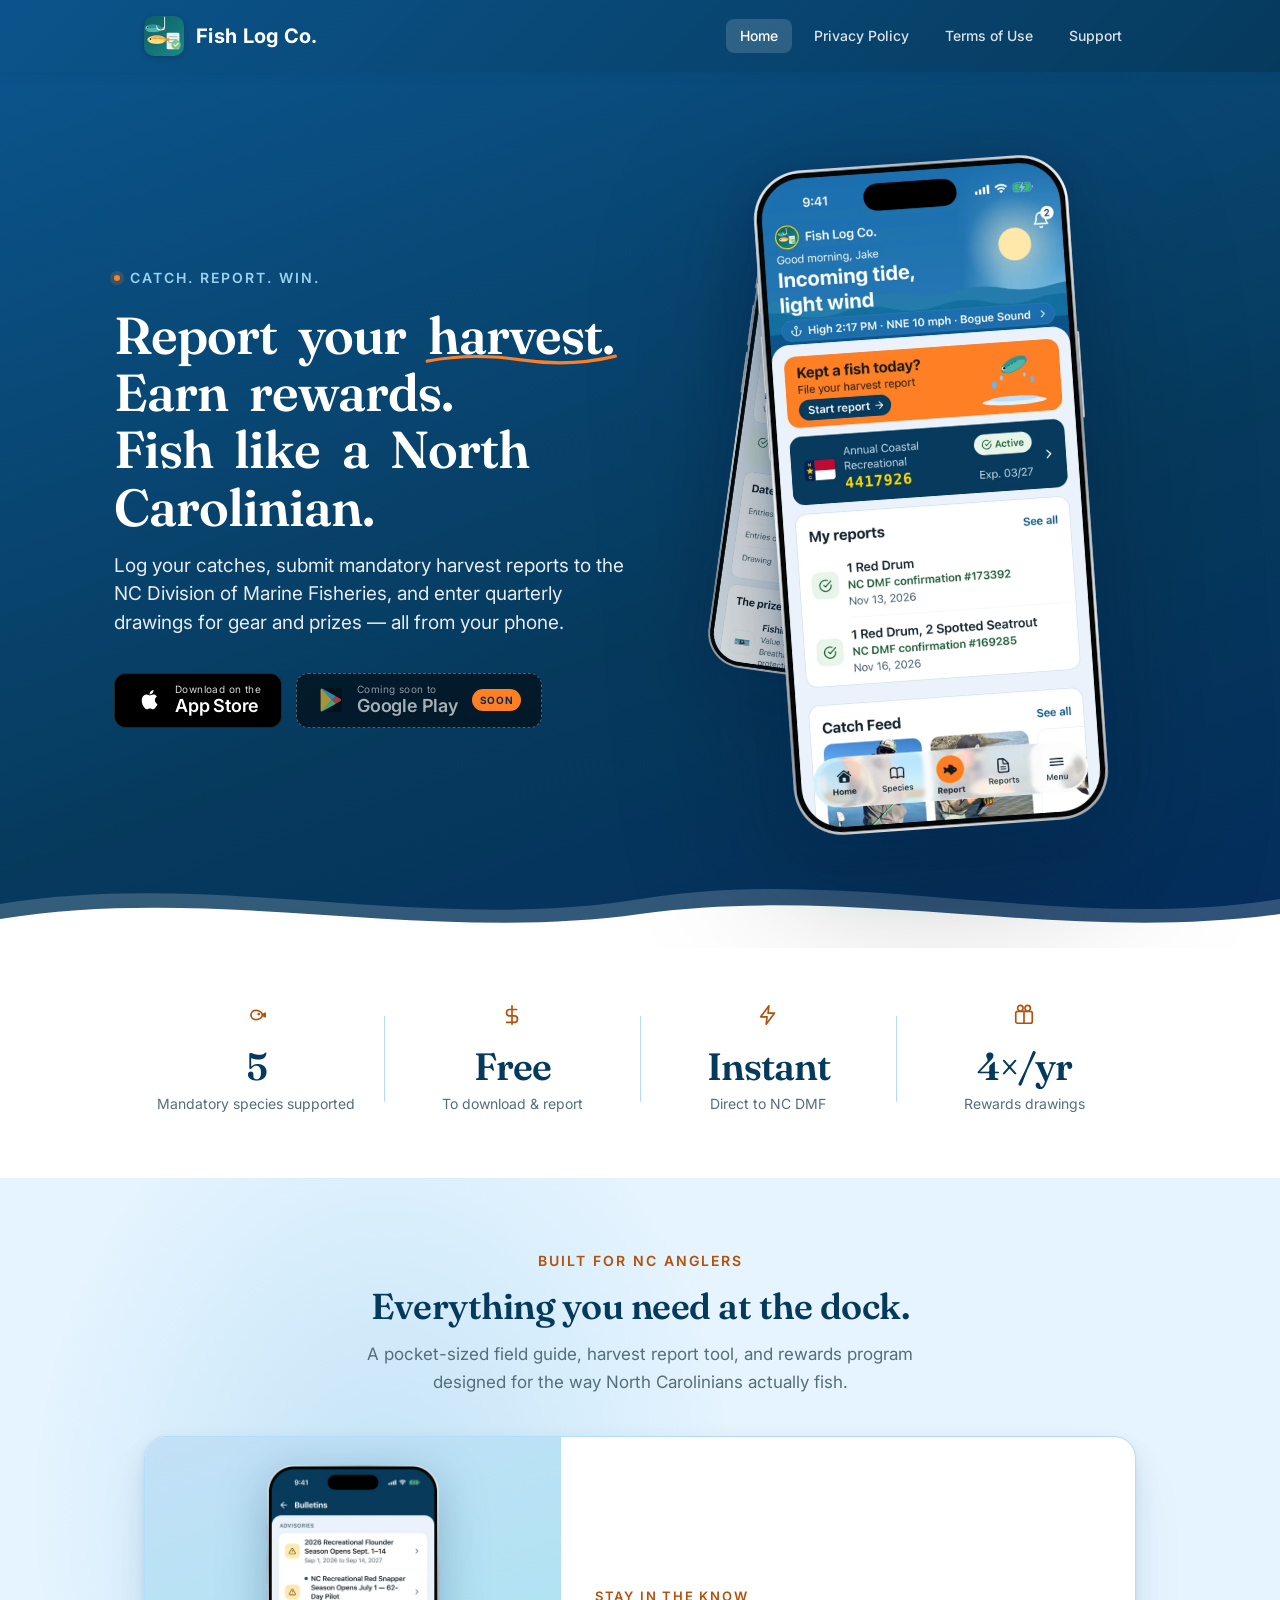
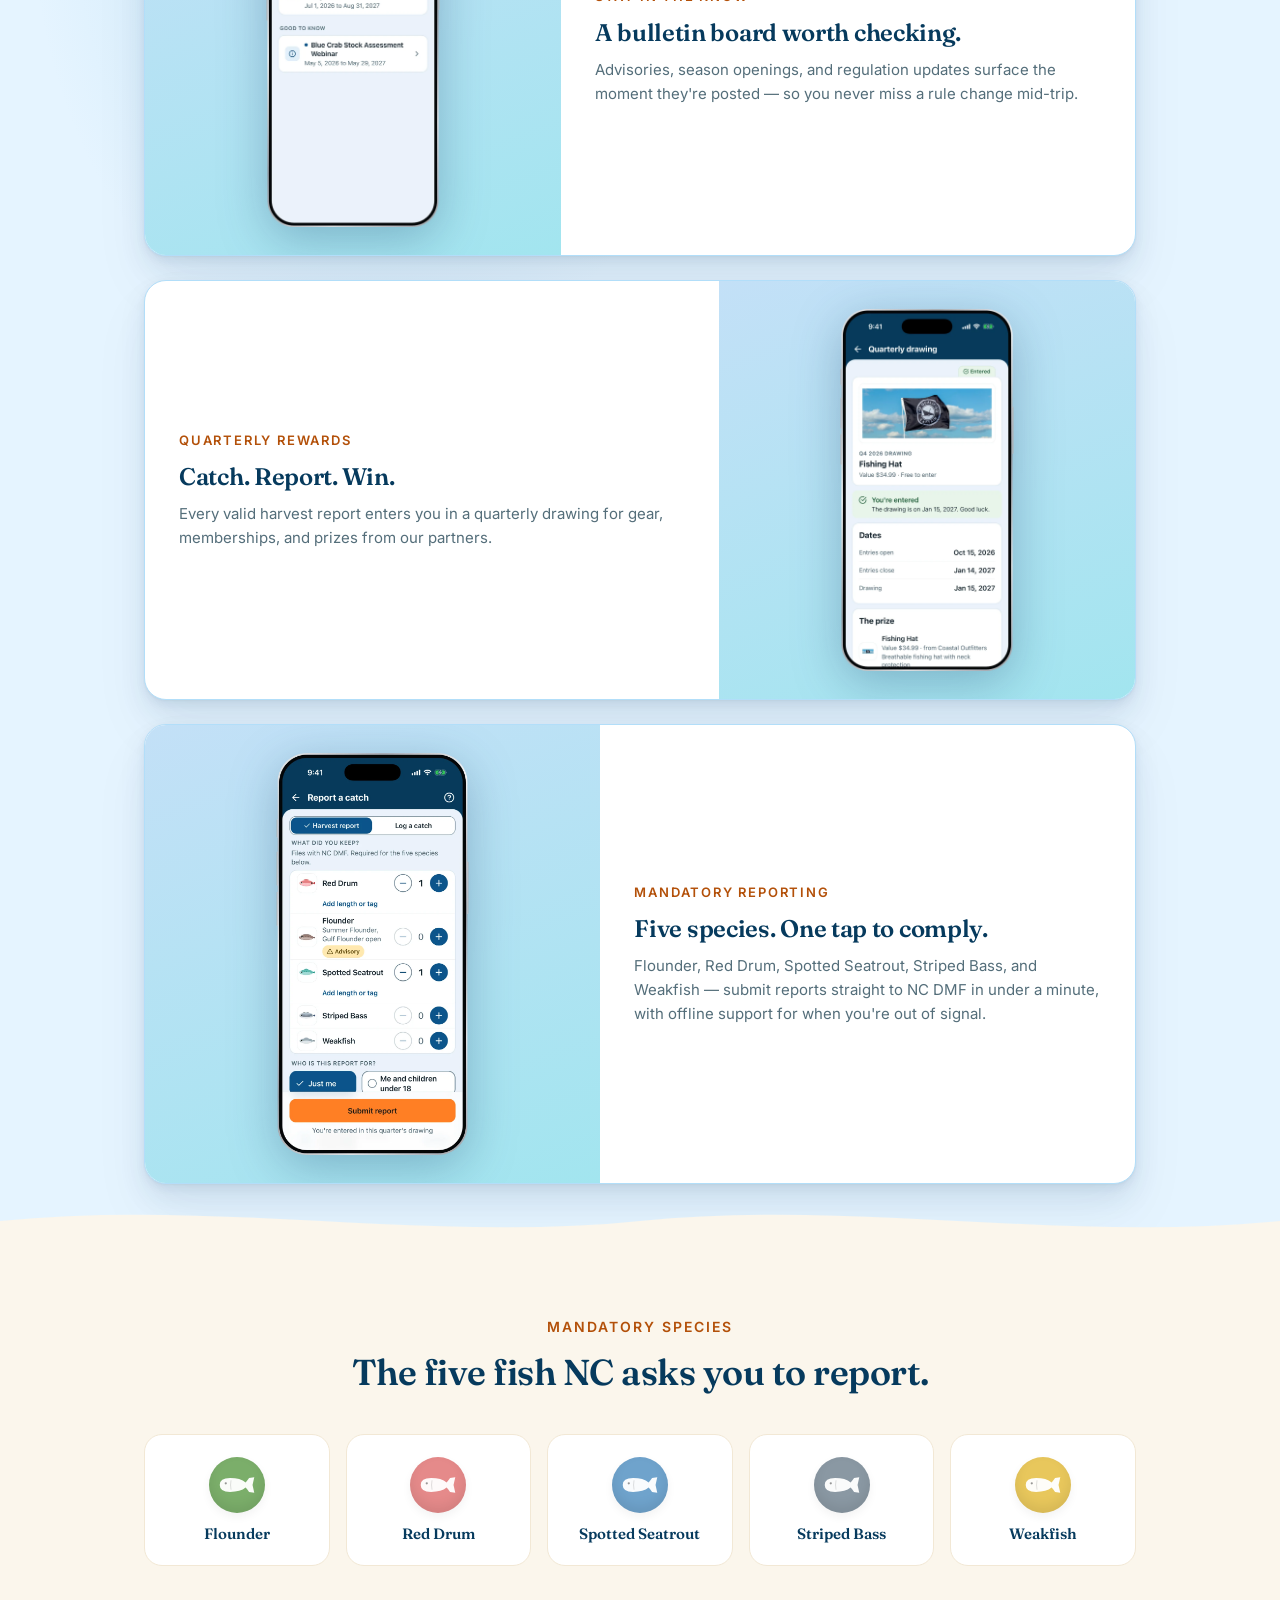
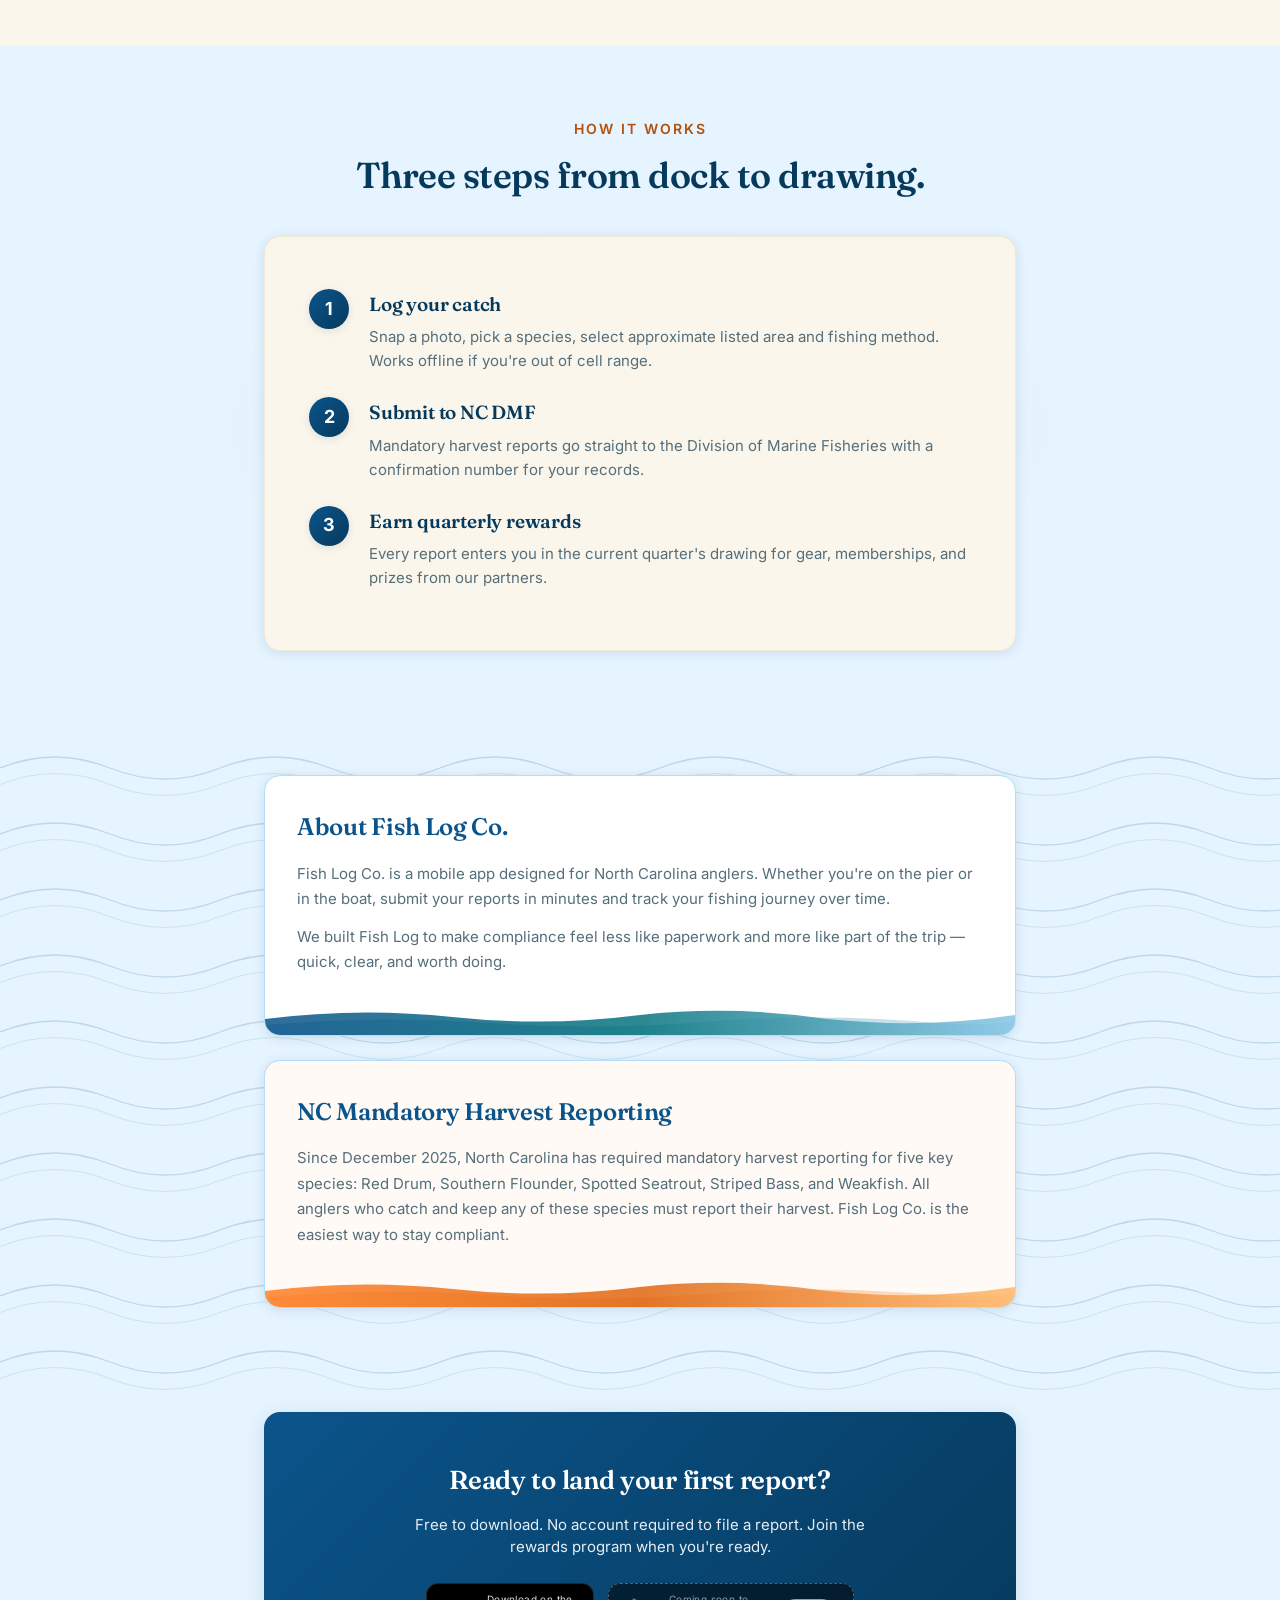
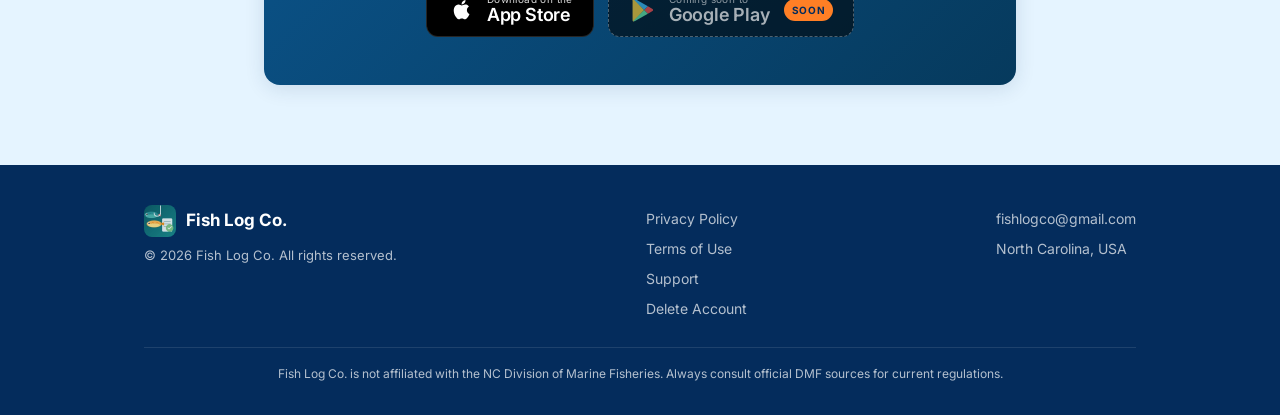
<file: index.html>
<!doctype html>
<html lang="en">
  <head>
    <meta charset="UTF-8" />
    <meta name="viewport" content="width=device-width, initial-scale=1.0, viewport-fit=cover" />
    <title>Fish Log Co. &ndash; NC Harvest Reporting Made Easy</title>
    <meta
      name="description"
      content="Log your catches, submit harvest reports to the NC Division of Marine Fisheries, and earn rewards for responsible angling."
    />
    <link rel="canonical" href="https://fishlogco.com/" />
    <meta property="og:type" content="website" />
    <meta property="og:site_name" content="Fish Log Co." />
    <meta property="og:url" content="https://fishlogco.com/" />
    <meta property="og:title" content="Fish Log Co. – NC Harvest Reporting Made Easy" />
    <meta property="og:description" content="Log your catches, submit harvest reports to the NC Division of Marine Fisheries, and earn rewards for responsible angling." />
    <meta property="og:image" content="https://fishlogco.com/images/og-image.png" />
    <meta property="og:image:width" content="1200" />
    <meta property="og:image:height" content="630" />
    <meta property="og:image:alt" content="Fish Log Co. — report your harvest, earn rewards." />
    <meta name="twitter:card" content="summary_large_image" />
    <meta name="twitter:title" content="Fish Log Co. – NC Harvest Reporting Made Easy" />
    <meta name="twitter:description" content="Log your catches, submit harvest reports to the NC Division of Marine Fisheries, and earn rewards for responsible angling." />
    <meta name="twitter:image" content="https://fishlogco.com/images/og-image.png" />

    <link rel="icon" type="image/png" href="images/favicon.png" />
    <meta name="theme-color" content="#0B548B" />
    <meta name="apple-mobile-web-app-status-bar-style" content="black-translucent" />
    <link rel="preconnect" href="https://fonts.googleapis.com" />
    <link rel="preconnect" href="https://fonts.gstatic.com" crossorigin />
    <link
      rel="stylesheet"
      href="https://fonts.googleapis.com/css2?family=Fraunces:opsz,wght@9..144,500;9..144,600;9..144,700&family=Inter:wght@400;500;600;700&display=swap"
    />
    <link rel="stylesheet" href="style.css?v=23cb71d3" />
    <noscript>
      <!-- .reveal starts at opacity 0 and JS adds .is-visible; without this
           everything below the hero is invisible when JS is off. -->
      <style>
        .reveal { opacity: 1; transform: none; }
      </style>
    </noscript>

  </head>
  <body>
    <a class="skip-link" href="#main">Skip to content</a>
    <!-- Navigation -->
    <nav class="nav">
      <div class="container container--wide nav__inner">
        <a href="index.html" class="nav__brand">
          <img
            src="images/icon.webp"
            alt="Fish Log"
            class="nav__logo"
            width="128"
            height="128"
          />
          <span class="nav__title">Fish Log Co.</span>
        </a>
        <button
          class="nav__toggle"
          type="button"
          aria-label="Menu"
          aria-expanded="false"
          aria-controls="nav-links"
        ></button>
        <div class="nav__links" id="nav-links">
          <a href="index.html" class="nav__link nav__link--active">Home</a>
          <a href="privacy.html" class="nav__link">Privacy Policy</a>
          <a href="terms.html" class="nav__link">Terms of Use</a>
          <a href="support.html" class="nav__link">Support</a>
        </div>
      </div>
    </nav>

    <!-- Hero -->
    <section class="hero" id="main" tabindex="-1">
      <div class="container">
        <div class="hero__grid">
          <div class="hero__text">
            <span class="hero__eyebrow">
              <span class="hero__eyebrow-dot"></span>
              Catch. Report. Win.
            </span>
            <h1 class="hero__title">
              <span class="hero__word">Report</span>
              <span class="hero__word">your</span>
              <span class="hero__word hero__word--underline">harvest.</span><br />
              <span class="hero__word">Earn</span>
              <span class="hero__word">rewards.</span><br />
              <span class="hero__word">Fish</span>
              <span class="hero__word">like</span>
              <span class="hero__word">a</span>
              <span class="hero__word">North</span>
              <span class="hero__word">Carolinian.</span>
            </h1>
            <p class="hero__subtitle">
              Log your catches, submit mandatory harvest reports to the NC
              Division of Marine Fisheries, and enter quarterly drawings for
              gear and prizes &mdash; all from your phone.
            </p>
            <div class="store-badges">
              <a
                href="https://apps.apple.com/us/app/fish-log-co/id6759081462"
                class="store-badge"
                aria-label="Download on the App Store"
              >
                <svg
                  class="store-badge__icon"
                  width="28"
                  height="28"
                  viewBox="0 0 24 24"
                  aria-hidden="true"
                >
                  <path
                    d="M17.05 12.04c-.02-2.07 1.7-3.07 1.78-3.12-.97-1.42-2.49-1.61-3.02-1.63-1.28-.13-2.51.76-3.16.76-.66 0-1.66-.74-2.74-.72-1.39.02-2.7.82-3.42 2.08-1.47 2.55-.37 6.3 1.04 8.36.7 1.01 1.52 2.13 2.6 2.09 1.05-.04 1.45-.67 2.71-.67s1.62.67 2.73.65c1.13-.02 1.84-1.02 2.53-2.03.8-1.16 1.12-2.3 1.14-2.35-.03-.01-2.17-.83-2.19-3.42zM14.99 6.07c.58-.7.97-1.68.86-2.65-.84.03-1.85.56-2.45 1.26-.54.61-1.01 1.6-.88 2.55.94.07 1.89-.47 2.47-1.16z"
                  />
                </svg>
                <span class="store-badge__text">
                  <span class="store-badge__line1">Download on the</span>
                  <span class="store-badge__line2">App Store</span>
                </span>
              </a>
              <span
                class="store-badge store-badge--soon"
                role="img"
                aria-label="Coming soon to Google Play"
                title="The Android app is coming soon"
              >
                <svg
                  class="store-badge__icon"
                  width="28"
                  height="28"
                  viewBox="0 0 24 24"
                  aria-hidden="true"
                >
                  <path
                    d="M3.61 2.05c-.36.36-.57.92-.57 1.65v16.6c0 .73.21 1.29.57 1.65l.06.05L13 12.06v-.12L3.67 2l-.06.05z"
                    fill="#FFD740"
                  />
                  <path
                    d="M16.11 15.18 13 12.06v-.12l3.11-3.12.07.04 3.69 2.1c1.05.6 1.05 1.58 0 2.18l-3.69 2.1-.07.04z"
                    fill="#FF5252"
                  />
                  <path
                    d="m16.18 15.14-3.18-3.18L3.61 21.4c.35.36.92.4 1.57.04l11-6.3"
                    fill="#69F0AE"
                  />
                  <path
                    d="M16.18 8.82 5.18 2.52c-.65-.36-1.22-.32-1.57.04l9.39 9.39 3.18-3.13z"
                    fill="#40C4FF"
                  />
                </svg>
                <span class="store-badge__text">
                  <span class="store-badge__line1">Coming soon to</span>
                  <span class="store-badge__line2">Google Play</span>
                </span>
                <span class="store-badge__flag">Soon</span>
              </span>
            </div>
          </div>
          <div class="hero__visual">
            <div class="phone-mockup phone-mockup--secondary">
              <div class="phone-mockup__frame">
                <img
                  src="images/screen-rewards.webp"
                  alt="Fish Log Co. quarterly drawing screen showing an entered angler"
                  width="720"
                  height="1499"
                  decoding="async"
                  onerror="this.closest('.phone-mockup').style.display='none';"
                />
              </div>
            </div>
            <div class="phone-mockup phone-mockup--primary">
              <div class="phone-mockup__frame">
                <img
                  src="images/hero-phone.webp"
                  alt="Fish Log Co. home screen with tides, wind, license and recent reports"
                  width="800"
                  height="1666"
                  fetchpriority="high"
                  onerror="this.closest('.phone-mockup').classList.add('phone-mockup--empty'); this.style.display='none';"
                />
              </div>
            </div>
          </div>
        </div>
      </div>
    </section>

    <!-- Stats strip -->
    <section class="stats">
      <div class="container container--wide">
        <div class="stats__grid reveal">
          <div class="stat">
            <svg class="stat__icon" width="22" height="22" viewBox="0 0 24 24" fill="none" stroke="currentColor" stroke-width="1.8" stroke-linecap="round" stroke-linejoin="round" aria-hidden="true">
              <path d="M6.5 12c0-3 2.5-5 5.5-5 4 0 7 2.5 7 5s-3 5-7 5c-3 0-5.5-2-5.5-5z" />
              <path d="M19 12l3-2v4l-3-2z" />
              <circle cx="15" cy="11" r="0.6" fill="currentColor" />
            </svg>
            <div class="stat__value">5</div>
            <div class="stat__label">Mandatory species supported</div>
          </div>
          <div class="stat">
            <svg class="stat__icon" width="22" height="22" viewBox="0 0 24 24" fill="none" stroke="currentColor" stroke-width="1.8" stroke-linecap="round" stroke-linejoin="round" aria-hidden="true">
              <path d="M12 2v20" />
              <path d="M17 6H9.5a3.5 3.5 0 0 0 0 7h5a3.5 3.5 0 0 1 0 7H6" />
            </svg>
            <div class="stat__value">Free</div>
            <div class="stat__label">To download &amp; report</div>
          </div>
          <div class="stat">
            <svg class="stat__icon" width="22" height="22" viewBox="0 0 24 24" fill="none" stroke="currentColor" stroke-width="1.8" stroke-linecap="round" stroke-linejoin="round" aria-hidden="true">
              <path d="M13 2L4 14h7l-1 8 9-12h-7l1-8z" />
            </svg>
            <div class="stat__value">Instant</div>
            <div class="stat__label">Direct to NC DMF</div>
          </div>
          <div class="stat">
            <svg class="stat__icon" width="22" height="22" viewBox="0 0 24 24" fill="none" stroke="currentColor" stroke-width="1.8" stroke-linecap="round" stroke-linejoin="round" aria-hidden="true">
              <rect x="3" y="8" width="18" height="13" rx="2" />
              <path d="M12 8v13" />
              <path d="M19 4.5c0 1.4-2 3.5-3 3.5s-3-2.1-3-3.5a3 3 0 0 1 6 0z" />
              <path d="M11 4.5c0 1.4-2 3.5-3 3.5S5 5.9 5 4.5a3 3 0 0 1 6 0z" />
            </svg>
            <div class="stat__value">4&times;/yr</div>
            <div class="stat__label">Rewards drawings</div>
          </div>
        </div>
      </div>
    </section>

    <!-- Screenshot bento showcase -->
    <section class="showcase wave-top wave-top--blue">
      <div class="container container--wide">
        <div class="section-head reveal">
          <span class="section-eyebrow">Built for NC anglers</span>
          <h2 class="section-title">Everything you need at the dock.</h2>
          <p class="section-lede">
            A pocket-sized field guide, harvest report tool, and rewards
            program designed for the way North Carolinians actually fish.
          </p>
        </div>

        <div class="bento">
          <article class="bento__tile bento__tile--a reveal">
            <div class="bento__image">
              <img
                src="images/screen-bulletin.webp"
                alt="Fish Log Co. bulletins screen listing NC DMF advisories"
                width="720"
                height="1499"
                loading="lazy"
                decoding="async"
                onerror="this.style.display='none';"
              />
            </div>
            <div class="bento__body">
              <span class="bento__eyebrow">Stay in the know</span>
              <h3 class="bento__title">A bulletin board worth checking.</h3>
              <p class="bento__desc">
                Advisories, season openings, and regulation updates surface
                the moment they're posted &mdash; so you never miss a rule
                change mid-trip.
              </p>
            </div>
          </article>

          <article class="bento__tile bento__tile--b reveal">
            <div class="bento__image">
              <img
                src="images/screen-rewards.webp"
                alt="Fish Log Co. quarterly drawing screen showing an entered angler"
                width="720"
                height="1499"
                loading="lazy"
                decoding="async"
                onerror="this.style.display='none';"
              />
            </div>
            <div class="bento__body">
              <span class="bento__eyebrow">Quarterly rewards</span>
              <h3 class="bento__title">Catch. Report. Win.</h3>
              <p class="bento__desc">
                Every valid harvest report enters you in a quarterly drawing
                for gear, memberships, and prizes from our partners.
              </p>
            </div>
          </article>

          <article class="bento__tile bento__tile--c reveal">
            <div class="bento__image">
              <img
                src="images/screen-harvest.webp"
                alt="Fish Log Co. harvest report form with Red Drum and Spotted Seatrout"
                width="720"
                height="1499"
                loading="lazy"
                decoding="async"
                onerror="this.style.display='none';"
              />
            </div>
            <div class="bento__body">
              <span class="bento__eyebrow">Mandatory reporting</span>
              <h3 class="bento__title">
                Five species. One tap to comply.
              </h3>
              <p class="bento__desc">
                Flounder, Red Drum, Spotted Seatrout, Striped Bass, and
                Weakfish &mdash; submit reports straight to NC DMF in under a
                minute, with offline support for when you're out of signal.
              </p>
            </div>
          </article>
        </div>
      </div>
    </section>

    <!-- Species row -->
    <section class="species-section wave-top wave-top--cream">
      <div class="container container--wide">
        <div class="section-head reveal">
          <span class="section-eyebrow">Mandatory species</span>
          <h2 class="section-title">The five fish NC asks you to report.</h2>
        </div>
        <div class="species reveal">
          <div class="species__card">
            <div class="species__swatch species__swatch--flounder">
              <svg width="38" height="22" viewBox="0 0 44 24" aria-hidden="true">
                <path
                  class="species__fish-body"
                  d="M2 12 Q2 4 14 4 Q26 4 32 9 Q34 7 36 4 L42 3 L40 12 L42 21 L36 20 Q34 17 32 15 Q26 20 14 20 Q2 20 2 12 Z"
                />
                <circle class="species__fish-eye" cx="9" cy="10" r="1.3" />
                <path
                  class="species__fish-gill"
                  d="M15 7 Q14 12 15 17"
                  fill="none"
                  stroke-width="0.8"
                  stroke-linecap="round"
                />
              </svg>
            </div>
            <div class="species__name">Flounder</div>
          </div>
          <div class="species__card">
            <div class="species__swatch species__swatch--red-drum">
              <svg width="38" height="22" viewBox="0 0 44 24" aria-hidden="true">
                <path
                  class="species__fish-body"
                  d="M2 12 Q2 4 14 4 Q26 4 32 9 Q34 7 36 4 L42 3 L40 12 L42 21 L36 20 Q34 17 32 15 Q26 20 14 20 Q2 20 2 12 Z"
                />
                <circle class="species__fish-eye" cx="9" cy="10" r="1.3" />
                <path
                  class="species__fish-gill"
                  d="M15 7 Q14 12 15 17"
                  fill="none"
                  stroke-width="0.8"
                  stroke-linecap="round"
                />
              </svg>
            </div>
            <div class="species__name">Red Drum</div>
          </div>
          <div class="species__card">
            <div class="species__swatch species__swatch--seatrout">
              <svg width="38" height="22" viewBox="0 0 44 24" aria-hidden="true">
                <path
                  class="species__fish-body"
                  d="M2 12 Q2 4 14 4 Q26 4 32 9 Q34 7 36 4 L42 3 L40 12 L42 21 L36 20 Q34 17 32 15 Q26 20 14 20 Q2 20 2 12 Z"
                />
                <circle class="species__fish-eye" cx="9" cy="10" r="1.3" />
                <path
                  class="species__fish-gill"
                  d="M15 7 Q14 12 15 17"
                  fill="none"
                  stroke-width="0.8"
                  stroke-linecap="round"
                />
              </svg>
            </div>
            <div class="species__name">Spotted Seatrout</div>
          </div>
          <div class="species__card">
            <div class="species__swatch species__swatch--striped-bass">
              <svg width="38" height="22" viewBox="0 0 44 24" aria-hidden="true">
                <path
                  class="species__fish-body"
                  d="M2 12 Q2 4 14 4 Q26 4 32 9 Q34 7 36 4 L42 3 L40 12 L42 21 L36 20 Q34 17 32 15 Q26 20 14 20 Q2 20 2 12 Z"
                />
                <circle class="species__fish-eye" cx="9" cy="10" r="1.3" />
                <path
                  class="species__fish-gill"
                  d="M15 7 Q14 12 15 17"
                  fill="none"
                  stroke-width="0.8"
                  stroke-linecap="round"
                />
              </svg>
            </div>
            <div class="species__name">Striped Bass</div>
          </div>
          <div class="species__card">
            <div class="species__swatch species__swatch--weakfish">
              <svg width="38" height="22" viewBox="0 0 44 24" aria-hidden="true">
                <path
                  class="species__fish-body"
                  d="M2 12 Q2 4 14 4 Q26 4 32 9 Q34 7 36 4 L42 3 L40 12 L42 21 L36 20 Q34 17 32 15 Q26 20 14 20 Q2 20 2 12 Z"
                />
                <circle class="species__fish-eye" cx="9" cy="10" r="1.3" />
                <path
                  class="species__fish-gill"
                  d="M15 7 Q14 12 15 17"
                  fill="none"
                  stroke-width="0.8"
                  stroke-linecap="round"
                />
              </svg>
            </div>
            <div class="species__name">Weakfish</div>
          </div>
        </div>
      </div>
    </section>

    <!-- How it works -->
    <section class="how-it-works wave-top wave-top--blue">
      <div class="container">
        <div class="section-head reveal">
          <span class="section-eyebrow">How it works</span>
          <h2 class="section-title">Three steps from dock to drawing.</h2>
        </div>
        <div class="card reveal">
          <div class="steps">
            <div class="step">
              <div class="step__number">1</div>
              <div class="step__content">
                <h3>Log your catch</h3>
                <p>
                  Snap a photo, pick a species, select approximate listed
                  area and fishing method. Works offline if you're out of
                  cell range.
                </p>
              </div>
            </div>
            <div class="step">
              <div class="step__number">2</div>
              <div class="step__content">
                <h3>Submit to NC DMF</h3>
                <p>
                  Mandatory harvest reports go straight to the Division of
                  Marine Fisheries with a confirmation number for your
                  records.
                </p>
              </div>
            </div>
            <div class="step">
              <div class="step__number">3</div>
              <div class="step__content">
                <h3>Earn quarterly rewards</h3>
                <p>
                  Every report enters you in the current quarter's drawing
                  for gear, memberships, and prizes from our partners.
                </p>
              </div>
            </div>
          </div>
        </div>
      </div>
    </section>

    <!-- About / Regulation -->
    <section class="about">
      <div class="container">
        <div class="card card--highlight reveal">
          <h2 class="card__title">About Fish Log Co.</h2>
          <p class="card__text">
            Fish Log Co. is a mobile app designed for North Carolina anglers.
            Whether you're on the pier or in the boat, submit your reports in
            minutes and track your fishing journey over time.
          </p>
          <p class="card__text">
            We built Fish Log to make compliance feel less like paperwork and
            more like part of the trip &mdash; quick, clear, and worth doing.
          </p>
        </div>

        <div class="card card--warning reveal">
          <h2 class="card__title">NC Mandatory Harvest Reporting</h2>
          <p class="card__text">
            Since December 2025, North Carolina has required mandatory harvest
            reporting for five key species: Red Drum, Southern Flounder,
            Spotted Seatrout, Striped Bass, and Weakfish. All anglers who
            catch and keep any of these species must report their harvest.
            Fish Log Co. is the easiest way to stay compliant.
          </p>
        </div>
      </div>
    </section>

    <!-- Final CTA -->
    <section class="final-cta">
      <div class="container">
        <div class="contact-card reveal">
          <h2 class="contact-card__title">Ready to land your first report?</h2>
          <p class="contact-card__text">
            Free to download. No account required to file a report. Join
            the rewards program when you're ready.
          </p>
          <div class="store-badges">
            <a
              href="https://apps.apple.com/us/app/fish-log-co/id6759081462"
              class="store-badge"
              aria-label="Download on the App Store"
            >
              <svg
                class="store-badge__icon"
                viewBox="0 0 24 24"
                aria-hidden="true"
              >
                <path
                  d="M17.05 12.04c-.02-2.07 1.7-3.07 1.78-3.12-.97-1.42-2.49-1.61-3.02-1.63-1.28-.13-2.51.76-3.16.76-.66 0-1.66-.74-2.74-.72-1.39.02-2.7.82-3.42 2.08-1.47 2.55-.37 6.3 1.04 8.36.7 1.01 1.52 2.13 2.6 2.09 1.05-.04 1.45-.67 2.71-.67s1.62.67 2.73.65c1.13-.02 1.84-1.02 2.53-2.03.8-1.16 1.12-2.3 1.14-2.35-.03-.01-2.17-.83-2.19-3.42zM14.99 6.07c.58-.7.97-1.68.86-2.65-.84.03-1.85.56-2.45 1.26-.54.61-1.01 1.6-.88 2.55.94.07 1.89-.47 2.47-1.16z"
                />
              </svg>
              <span class="store-badge__text">
                <span class="store-badge__line1">Download on the</span>
                <span class="store-badge__line2">App Store</span>
              </span>
            </a>
            <span
              class="store-badge store-badge--soon"
              role="img"
              aria-label="Coming soon to Google Play"
              title="The Android app is coming soon"
            >
              <svg
                class="store-badge__icon"
                viewBox="0 0 24 24"
                aria-hidden="true"
              >
                <path
                  d="M3.61 2.05c-.36.36-.57.92-.57 1.65v16.6c0 .73.21 1.29.57 1.65l.06.05L13 12.06v-.12L3.67 2l-.06.05z"
                  fill="#FFD740"
                />
                <path
                  d="M16.11 15.18 13 12.06v-.12l3.11-3.12.07.04 3.69 2.1c1.05.6 1.05 1.58 0 2.18l-3.69 2.1-.07.04z"
                  fill="#FF5252"
                />
                <path
                  d="m16.18 15.14-3.18-3.18L3.61 21.4c.35.36.92.4 1.57.04l11-6.3"
                  fill="#69F0AE"
                />
                <path
                  d="M16.18 8.82 5.18 2.52c-.65-.36-1.22-.32-1.57.04l9.39 9.39 3.18-3.13z"
                  fill="#40C4FF"
                />
              </svg>
              <span class="store-badge__text">
                <span class="store-badge__line1">Coming soon to</span>
                <span class="store-badge__line2">Google Play</span>
              </span>
              <span class="store-badge__flag">Soon</span>
            </span>
          </div>
        </div>
      </div>
    </section>

    <!-- Footer -->
    <footer class="footer">
      <div class="container container--wide">
        <div class="footer__inner">
          <div>
            <div class="footer__brand">
              <img
                src="images/icon.webp"
                alt="Fish Log Co."
                class="footer__logo"
                width="128"
                height="128"
                loading="lazy"
              />
              <span class="footer__name">Fish Log Co.</span>
            </div>
            <p class="footer__copy">
              &copy; 2026 Fish Log Co. All rights reserved.
            </p>
          </div>
          <div class="footer__links">
            <a href="privacy.html" class="footer__link">Privacy Policy</a>
            <a href="terms.html" class="footer__link">Terms of Use</a>
            <a href="support.html" class="footer__link">Support</a>
            <a href="delete-account.html" class="footer__link"
              >Delete Account</a
            >
          </div>
          <div class="footer__links">
            <a href="mailto:fishlogco@gmail.com" class="footer__link"
              >fishlogco@gmail.com</a
            >
            <span class="footer__link">North Carolina, USA</span>
          </div>
        </div>
        <div class="footer__divider"></div>
        <p class="footer__bottom">
          Fish Log Co. is not affiliated with the NC Division of Marine
          Fisheries. Always consult official DMF sources for current
          regulations.
        </p>
      </div>
    </footer>

    <script>
      (function () {
        var reveals = document.querySelectorAll('.reveal');
        function revealAll() {
          reveals.forEach(function (el) { el.classList.add('is-visible'); });
        }
        if (!('IntersectionObserver' in window)) {
          revealAll();
          return;
        }
        var observer = new IntersectionObserver(
          function (entries) {
            entries.forEach(function (entry) {
              if (entry.isIntersecting) {
                entry.target.classList.add('is-visible');
                observer.unobserve(entry.target);
              }
            });
          },
          { threshold: 0, rootMargin: '0px 0px 25% 0px' }
        );
        reveals.forEach(function (el) { observer.observe(el); });
        setTimeout(revealAll, 2500);
      })();

      // Micro-interactions: magnetic store badges + hero phone parallax.
      // Skipped on touch devices and when prefers-reduced-motion is set.
      (function () {
        var prefersReduced = window.matchMedia && window.matchMedia('(prefers-reduced-motion: reduce)').matches;
        var hasFinePointer = window.matchMedia && window.matchMedia('(pointer: fine)').matches;
        if (prefersReduced || !hasFinePointer) return;

        // Magnetic store badges
        document.querySelectorAll('.store-badge:not(.store-badge--soon)').forEach(function (badge) {
          badge.addEventListener('mousemove', function (e) {
            var r = badge.getBoundingClientRect();
            var dx = e.clientX - (r.left + r.width / 2);
            var dy = e.clientY - (r.top + r.height / 2);
            badge.style.setProperty('--magnet-x', (dx * 0.18).toFixed(2) + 'px');
            badge.style.setProperty('--magnet-y', (dy * 0.18).toFixed(2) + 'px');
          });
          badge.addEventListener('mouseleave', function () {
            badge.style.setProperty('--magnet-x', '0px');
            badge.style.setProperty('--magnet-y', '0px');
          });
        });

        // Hero phone parallax
        var hero = document.querySelector('.hero');
        var primary = document.querySelector('.phone-mockup--primary');
        var secondary = document.querySelector('.phone-mockup--secondary');
        if (!hero || !primary) return;
        var pendingFrame = null;
        var lastEvent = null;
        function applyParallax() {
          pendingFrame = null;
          if (!lastEvent) return;
          var r = hero.getBoundingClientRect();
          var nx = ((lastEvent.clientX - r.left) / r.width) - 0.5;
          var ny = ((lastEvent.clientY - r.top) / r.height) - 0.5;
          primary.style.setProperty('--parallax-x', (nx * 14).toFixed(2) + 'px');
          primary.style.setProperty('--parallax-y', (ny * 14).toFixed(2) + 'px');
          if (secondary) {
            secondary.style.setProperty('--parallax-x', (nx * -18).toFixed(2) + 'px');
            secondary.style.setProperty('--parallax-y', (ny * -18).toFixed(2) + 'px');
          }
        }
        hero.addEventListener('mousemove', function (e) {
          lastEvent = e;
          if (pendingFrame == null) pendingFrame = requestAnimationFrame(applyParallax);
        });
        hero.addEventListener('mouseleave', function () {
          lastEvent = null;
          primary.style.setProperty('--parallax-x', '0px');
          primary.style.setProperty('--parallax-y', '0px');
          if (secondary) {
            secondary.style.setProperty('--parallax-x', '0px');
            secondary.style.setProperty('--parallax-y', '0px');
          }
        });
      })();
    </script>
  <!-- Cloudflare Web Analytics (cookieless, no cross-site tracking) -->
  <script
    type="module"
    src="https://static.cloudflareinsights.com/beacon.min.js"
    data-cf-beacon='{"token": "77dce0aebab24898af52726a972e599d"}'
  ></script>
    <script>
      // Mobile nav: reflects state to aria-expanded, and closes on link tap,
      // outside click, or Escape.
      (function () {
        var toggle = document.querySelector('.nav__toggle');
        var links = document.querySelector('.nav__links');
        if (!toggle || !links) return;
        function setOpen(open) {
          links.classList.toggle('nav__links--open', open);
          toggle.setAttribute('aria-expanded', String(open));
        }
        toggle.addEventListener('click', function (e) {
          e.stopPropagation();
          setOpen(toggle.getAttribute('aria-expanded') !== 'true');
        });
        links.addEventListener('click', function (e) {
          if (e.target.closest('a')) setOpen(false);
        });
        document.addEventListener('click', function (e) {
          if (!e.target.closest('.nav')) setOpen(false);
        });
        document.addEventListener('keydown', function (e) {
          if (e.key === 'Escape' && toggle.getAttribute('aria-expanded') === 'true') {
            setOpen(false);
            toggle.focus();
          }
        });
      })();
    </script>

  </body>
</html>
</file>
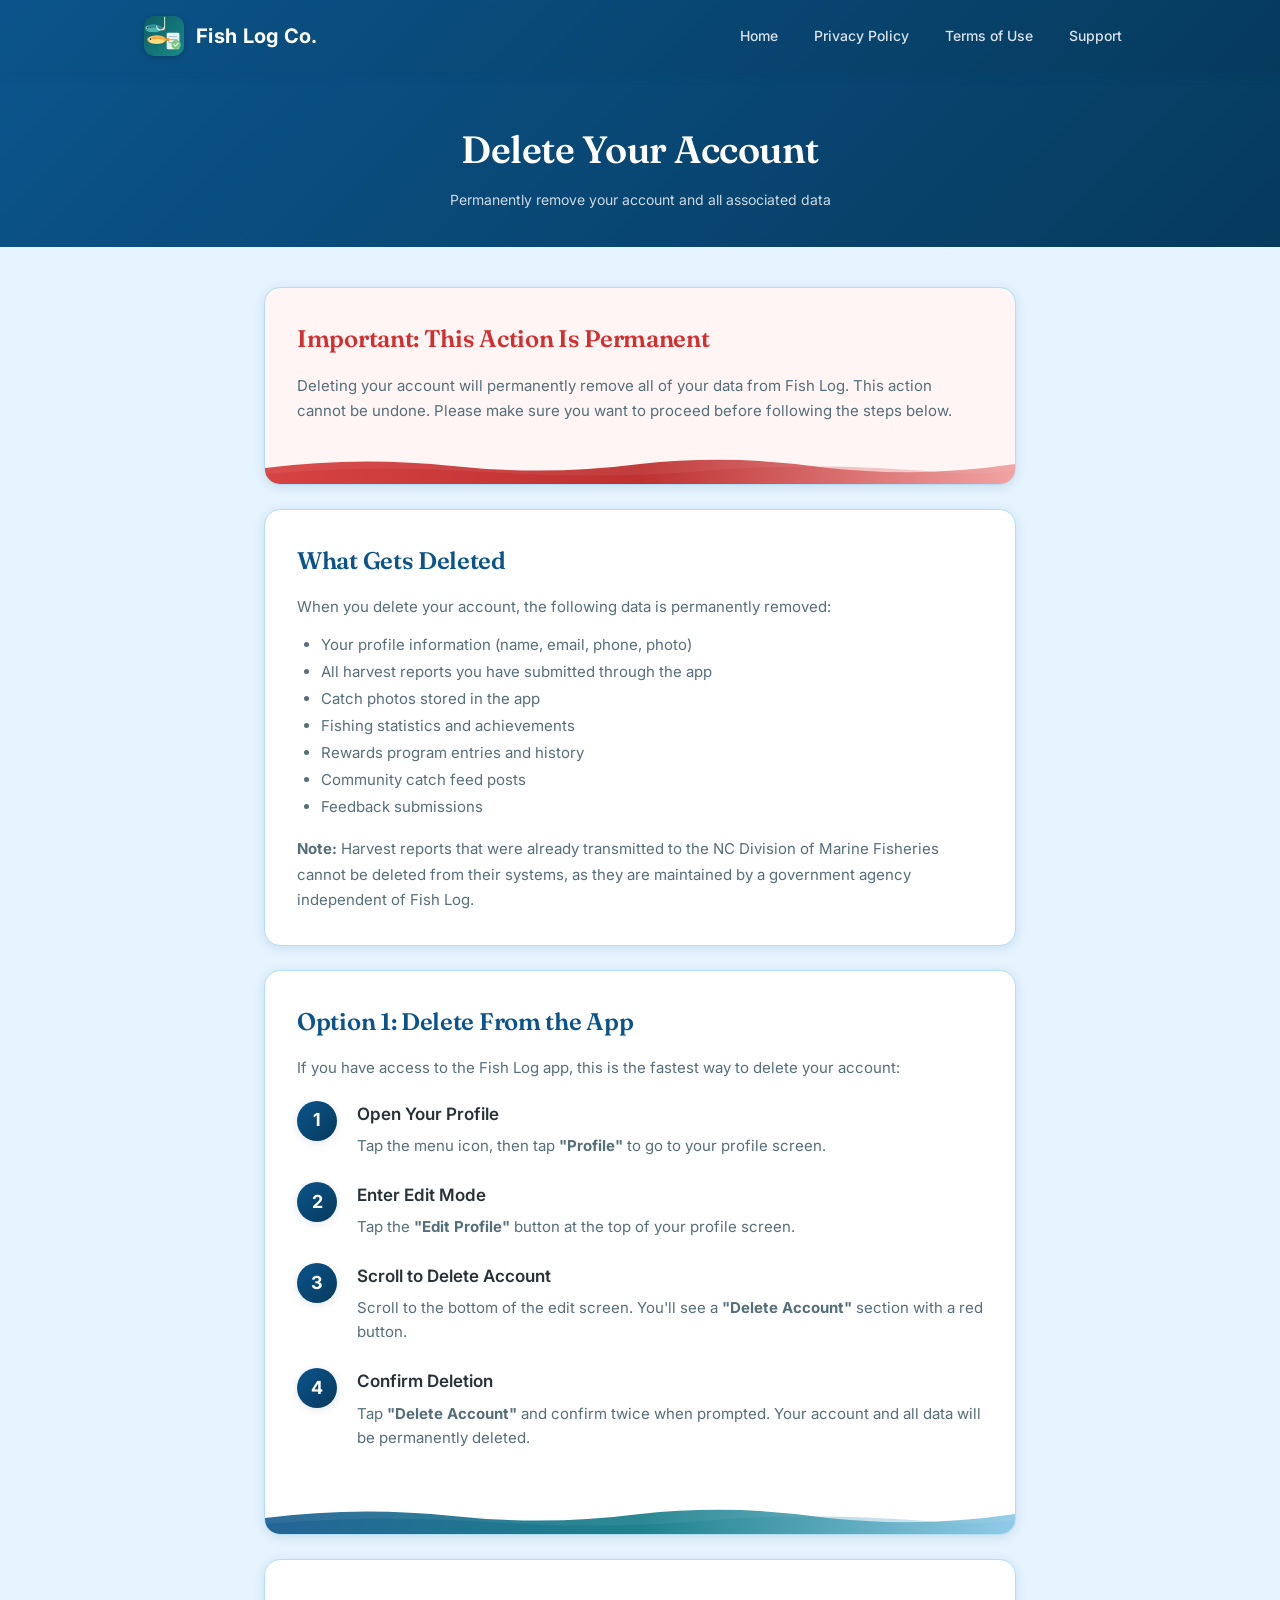
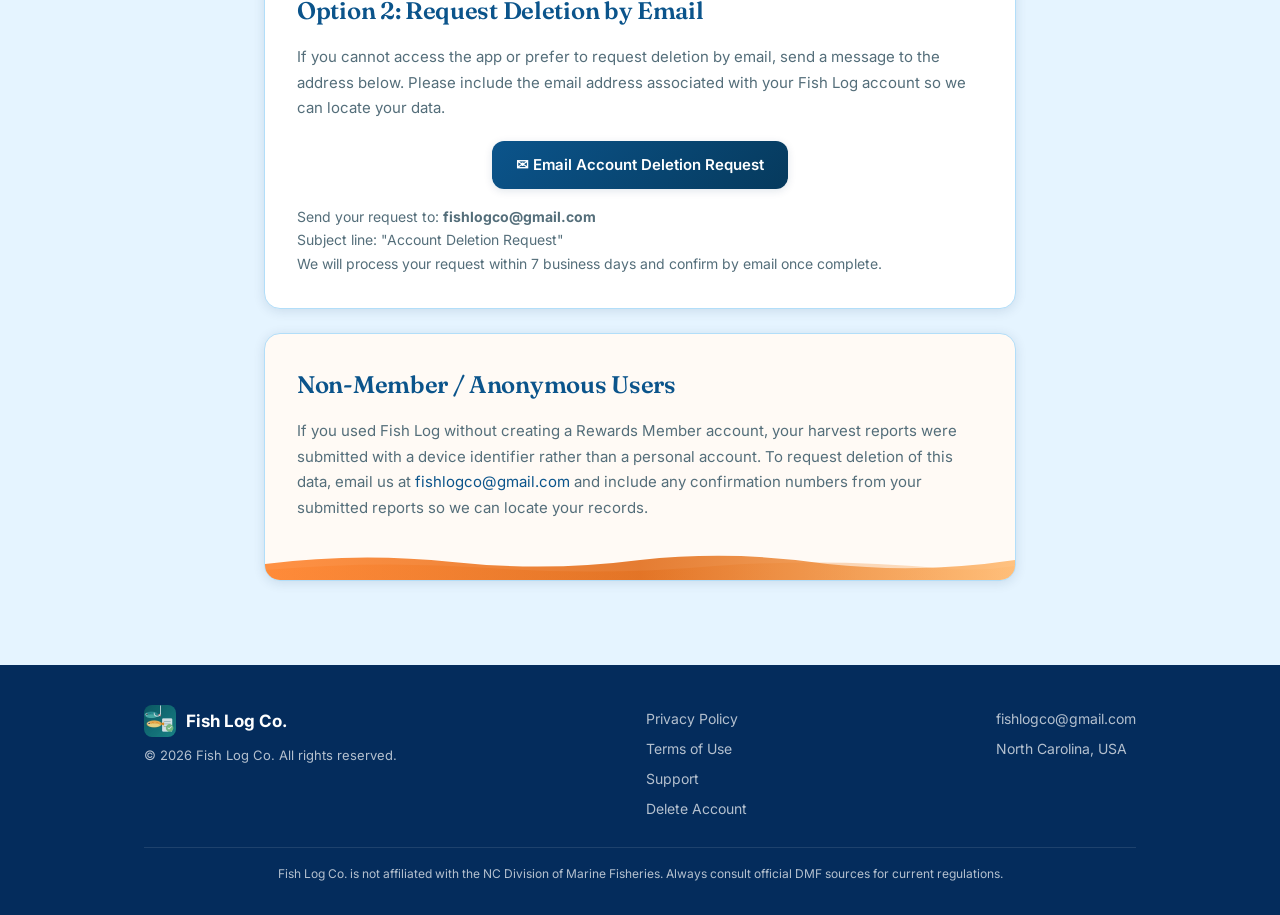
<file: delete-account.html>
<!DOCTYPE html>
<html lang="en">
<head>
  <meta charset="UTF-8">
  <meta name="viewport" content="width=device-width, initial-scale=1.0, viewport-fit=cover">
  <title>Delete Account &ndash; Fish Log Co.</title>
  <meta name="description" content="Instructions for deleting your Fish Log account and all associated data.">
  <link rel="canonical" href="https://fishlogco.com/delete-account.html" />
  <meta property="og:type" content="website" />
  <meta property="og:site_name" content="Fish Log Co." />
  <meta property="og:url" content="https://fishlogco.com/delete-account.html" />
  <meta property="og:title" content="Delete Account – Fish Log Co." />
  <meta property="og:description" content="Instructions for deleting your Fish Log account and all associated data." />
  <meta property="og:image" content="https://fishlogco.com/images/og-image.png" />
  <meta property="og:image:width" content="1200" />
  <meta property="og:image:height" content="630" />
  <meta property="og:image:alt" content="Fish Log Co. — report your harvest, earn rewards." />
  <meta name="twitter:card" content="summary_large_image" />
  <meta name="twitter:title" content="Delete Account – Fish Log Co." />
  <meta name="twitter:description" content="Instructions for deleting your Fish Log account and all associated data." />
  <meta name="twitter:image" content="https://fishlogco.com/images/og-image.png" />

  <link rel="icon" type="image/png" href="images/favicon.png">
  <meta name="theme-color" content="#0B548B">
  <meta name="apple-mobile-web-app-status-bar-style" content="black-translucent">
  <link rel="preconnect" href="https://fonts.googleapis.com">
  <link rel="preconnect" href="https://fonts.gstatic.com" crossorigin>
  <link rel="stylesheet" href="https://fonts.googleapis.com/css2?family=Fraunces:opsz,wght@9..144,500;9..144,600;9..144,700&family=Inter:wght@400;500;600;700&display=swap">
  <link rel="stylesheet" href="style.css?v=23cb71d3">
</head>
<body>
    <a class="skip-link" href="#main">Skip to content</a>

  <!-- Navigation -->
  <nav class="nav">
    <div class="container container--wide nav__inner">
      <a href="index.html" class="nav__brand">
        <img src="images/icon.webp" alt="Fish Log Co." class="nav__logo" width="128" height="128">
        <span class="nav__title">Fish Log Co.</span>
      </a>
      <button
          class="nav__toggle"
          type="button"
          aria-label="Menu"
          aria-expanded="false"
          aria-controls="nav-links"
        ></button>
      <div class="nav__links" id="nav-links">
        <a href="index.html" class="nav__link">Home</a>
        <a href="privacy.html" class="nav__link">Privacy Policy</a>
        <a href="terms.html" class="nav__link">Terms of Use</a>
        <a href="support.html" class="nav__link">Support</a>
      </div>
    </div>
  </nav>

  <!-- Header -->
  <header class="page-header" id="main" tabindex="-1">
    <div class="container">
      <h1 class="page-header__title">Delete Your Account</h1>
      <p class="page-header__meta">Permanently remove your account and all associated data</p>
    </div>
  </header>

  <!-- Content -->
  <section class="content">
    <div class="container">

      <!-- Warning -->
      <div class="card card--error mb-md">
        <h2 class="card__title card__title--error">Important: This Action Is Permanent</h2>
        <p class="card__text">Deleting your account will permanently remove all of your data from Fish Log. This action cannot be undone. Please make sure you want to proceed before following the steps below.</p>
      </div>

      <!-- What Gets Deleted -->
      <div class="card mb-md">
        <h2 class="card__title">What Gets Deleted</h2>
        <p class="card__text">When you delete your account, the following data is permanently removed:</p>
        <ul class="card__list">
          <li>Your profile information (name, email, phone, photo)</li>
          <li>All harvest reports you have submitted through the app</li>
          <li>Catch photos stored in the app</li>
          <li>Fishing statistics and achievements</li>
          <li>Rewards program entries and history</li>
          <li>Community catch feed posts</li>
          <li>Feedback submissions</li>
        </ul>
        <p class="card__text card__text--spaced"><strong>Note:</strong> Harvest reports that were already transmitted to the NC Division of Marine Fisheries cannot be deleted from their systems, as they are maintained by a government agency independent of Fish Log.</p>
      </div>

      <!-- In-App Deletion Steps -->
      <div class="card card--highlight mb-md">
        <h2 class="card__title">Option 1: Delete From the App</h2>
        <p class="card__text card__text--lead">If you have access to the Fish Log app, this is the fastest way to delete your account:</p>
        <div class="steps">
          <div class="step">
            <div class="step__number">1</div>
            <div class="step__content">
              <h3>Open Your Profile</h3>
              <p>Tap the menu icon, then tap <strong>"Profile"</strong> to go to your profile screen.</p>
            </div>
          </div>
          <div class="step">
            <div class="step__number">2</div>
            <div class="step__content">
              <h3>Enter Edit Mode</h3>
              <p>Tap the <strong>"Edit Profile"</strong> button at the top of your profile screen.</p>
            </div>
          </div>
          <div class="step">
            <div class="step__number">3</div>
            <div class="step__content">
              <h3>Scroll to Delete Account</h3>
              <p>Scroll to the bottom of the edit screen. You'll see a <strong>"Delete Account"</strong> section with a red button.</p>
            </div>
          </div>
          <div class="step">
            <div class="step__number">4</div>
            <div class="step__content">
              <h3>Confirm Deletion</h3>
              <p>Tap <strong>"Delete Account"</strong> and confirm twice when prompted. Your account and all data will be permanently deleted.</p>
            </div>
          </div>
        </div>
      </div>

      <!-- Email Deletion -->
      <div class="card mb-md">
        <h2 class="card__title">Option 2: Request Deletion by Email</h2>
        <p class="card__text">If you cannot access the app or prefer to request deletion by email, send a message to the address below. Please include the email address associated with your Fish Log account so we can locate your data.</p>
        <div class="card__action">
          <a href="mailto:fishlogco@gmail.com?subject=Account%20Deletion%20Request" class="btn btn--primary">
            &#9993; Email Account Deletion Request
          </a>
        </div>
        <p class="card__text card__text--spaced card__text--fine">Send your request to: <strong>fishlogco@gmail.com</strong><br>Subject line: "Account Deletion Request"<br>We will process your request within 7 business days and confirm by email once complete.</p>
      </div>

      <!-- Anonymous Users -->
      <div class="card card--warning">
        <h2 class="card__title">Non-Member / Anonymous Users</h2>
        <p class="card__text">If you used Fish Log without creating a Rewards Member account, your harvest reports were submitted with a device identifier rather than a personal account. To request deletion of this data, email us at <a href="mailto:fishlogco@gmail.com?subject=Data%20Deletion%20Request%20-%20Anonymous%20User">fishlogco@gmail.com</a> and include any confirmation numbers from your submitted reports so we can locate your records.</p>
      </div>

    </div>
  </section>

  <!-- Footer -->
  <footer class="footer">
    <div class="container container--wide">
      <div class="footer__inner">
        <div>
          <div class="footer__brand">
            <img src="images/icon.webp" alt="Fish Log Co." class="footer__logo" width="128" height="128" loading="lazy">
            <span class="footer__name">Fish Log Co.</span>
          </div>
          <p class="footer__copy">&copy; 2026 Fish Log Co. All rights reserved.</p>
        </div>
        <div class="footer__links">
          <a href="privacy.html" class="footer__link">Privacy Policy</a>
          <a href="terms.html" class="footer__link">Terms of Use</a>
          <a href="support.html" class="footer__link">Support</a>
          <a href="delete-account.html" class="footer__link">Delete Account</a>
        </div>
        <div class="footer__links">
          <a href="mailto:fishlogco@gmail.com" class="footer__link">fishlogco@gmail.com</a>
          <span class="footer__link">North Carolina, USA</span>
        </div>
      </div>
      <div class="footer__divider"></div>
      <p class="footer__bottom">Fish Log Co. is not affiliated with the NC Division of Marine Fisheries. Always consult official DMF sources for current regulations.</p>
    </div>
  </footer>

<!-- Cloudflare Web Analytics (cookieless, no cross-site tracking) -->
<script
  type="module"
  src="https://static.cloudflareinsights.com/beacon.min.js"
  data-cf-beacon='{"token": "77dce0aebab24898af52726a972e599d"}'
></script>
    <script>
      // Mobile nav: reflects state to aria-expanded, and closes on link tap,
      // outside click, or Escape.
      (function () {
        var toggle = document.querySelector('.nav__toggle');
        var links = document.querySelector('.nav__links');
        if (!toggle || !links) return;
        function setOpen(open) {
          links.classList.toggle('nav__links--open', open);
          toggle.setAttribute('aria-expanded', String(open));
        }
        toggle.addEventListener('click', function (e) {
          e.stopPropagation();
          setOpen(toggle.getAttribute('aria-expanded') !== 'true');
        });
        links.addEventListener('click', function (e) {
          if (e.target.closest('a')) setOpen(false);
        });
        document.addEventListener('click', function (e) {
          if (!e.target.closest('.nav')) setOpen(false);
        });
        document.addEventListener('keydown', function (e) {
          if (e.key === 'Escape' && toggle.getAttribute('aria-expanded') === 'true') {
            setOpen(false);
            toggle.focus();
          }
        });
      })();
    </script>

</body>
</html>
</file>
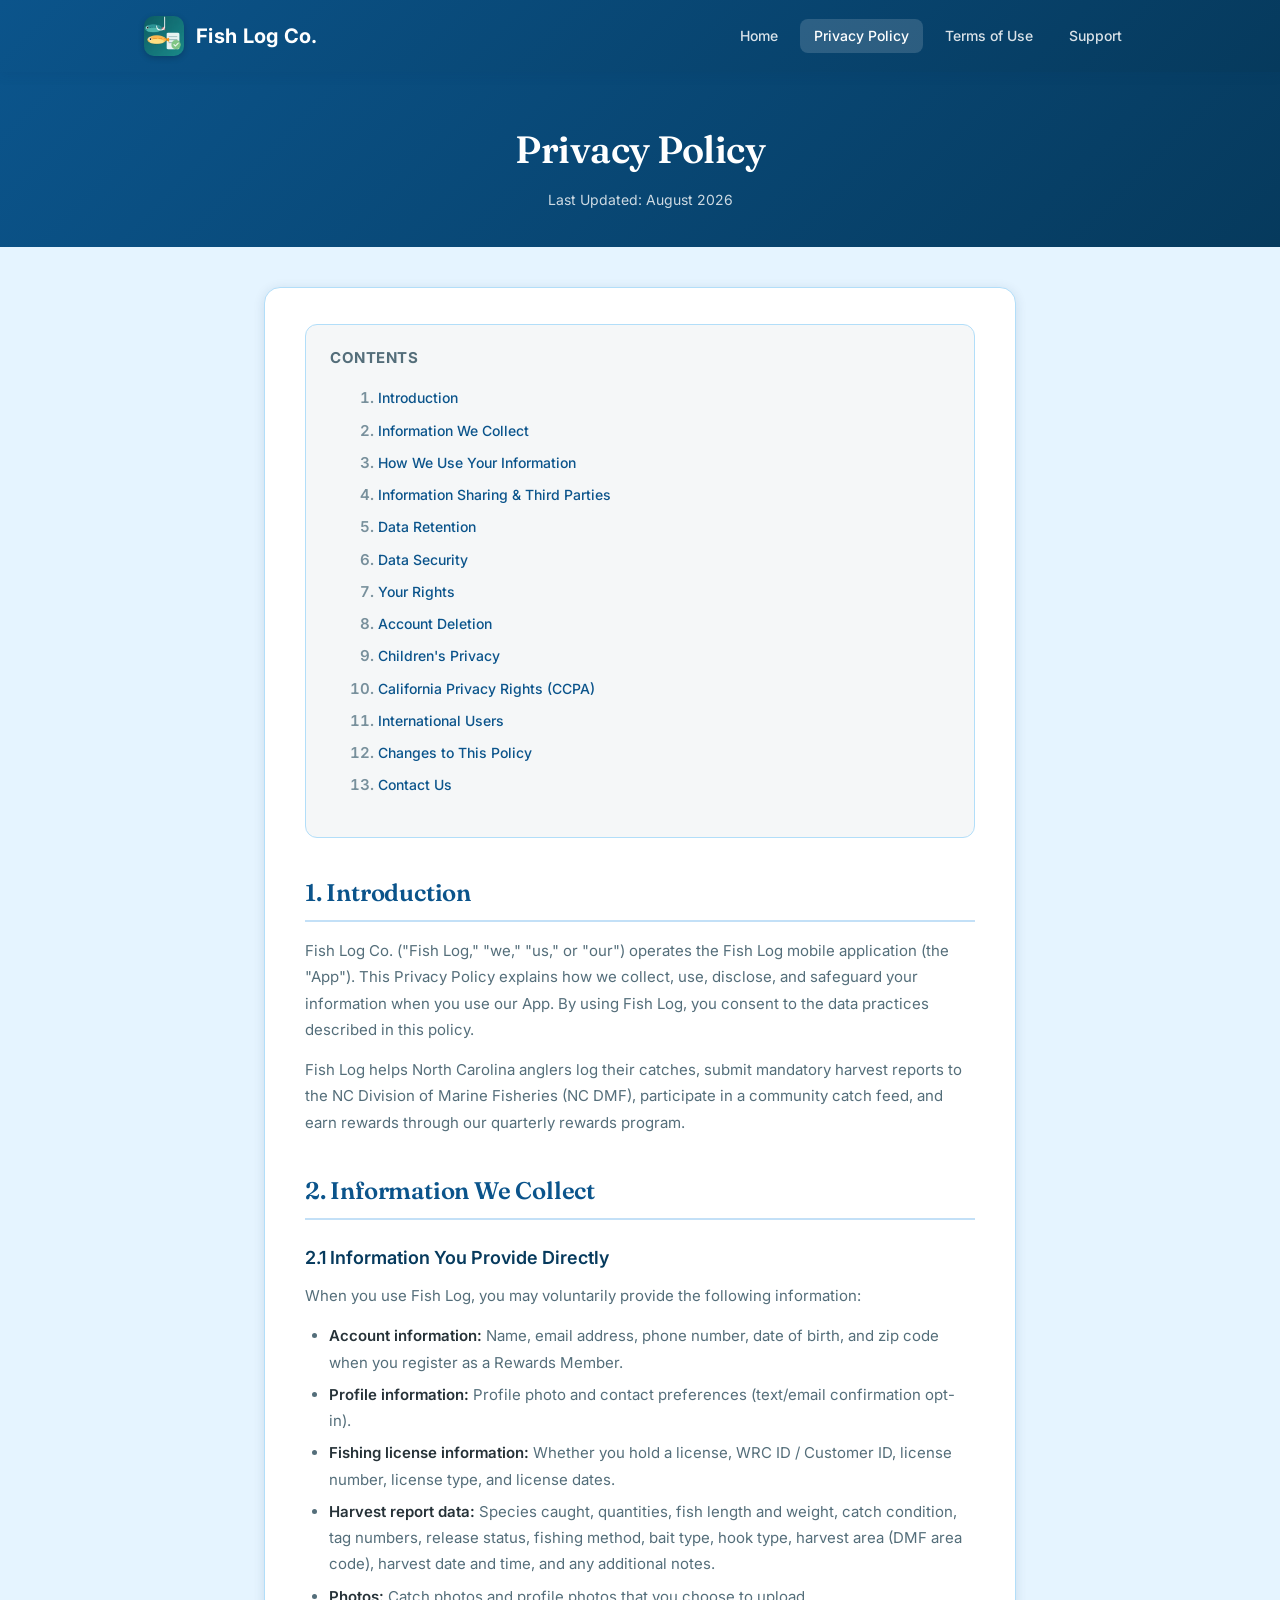
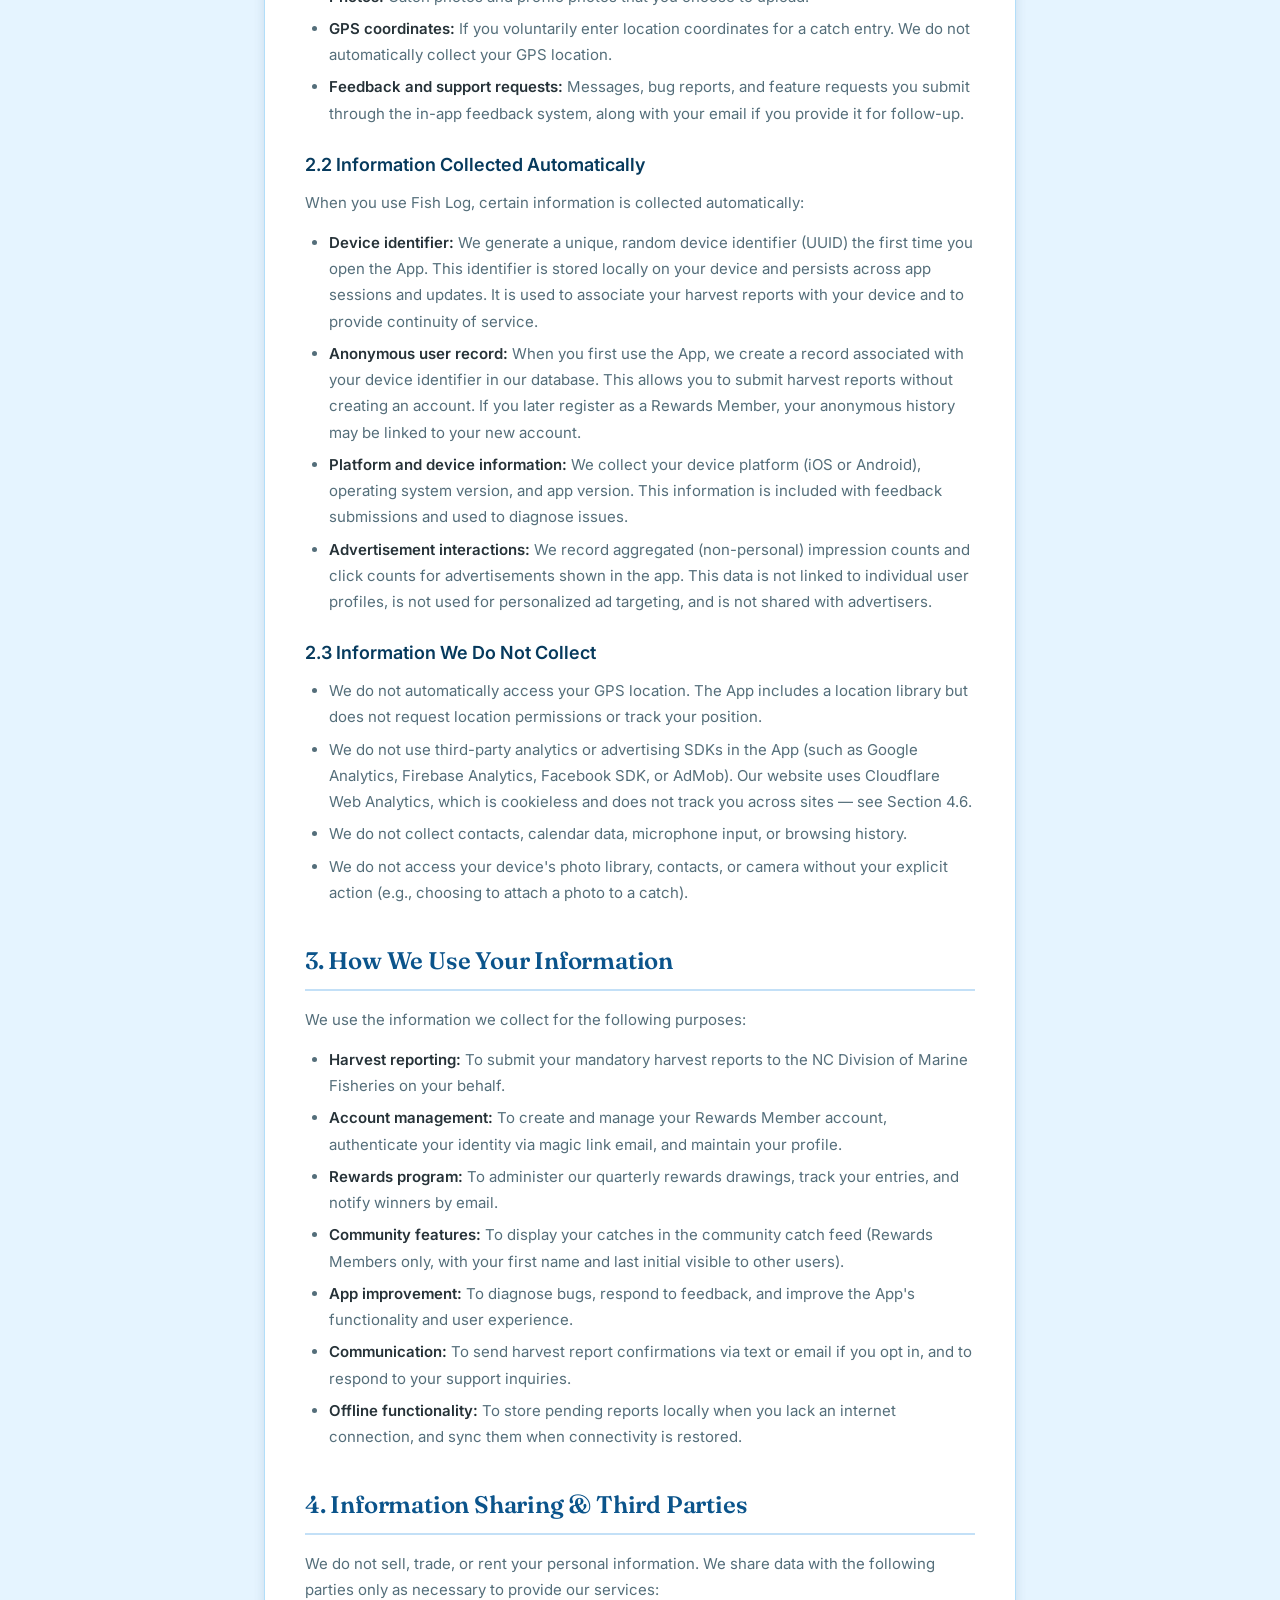
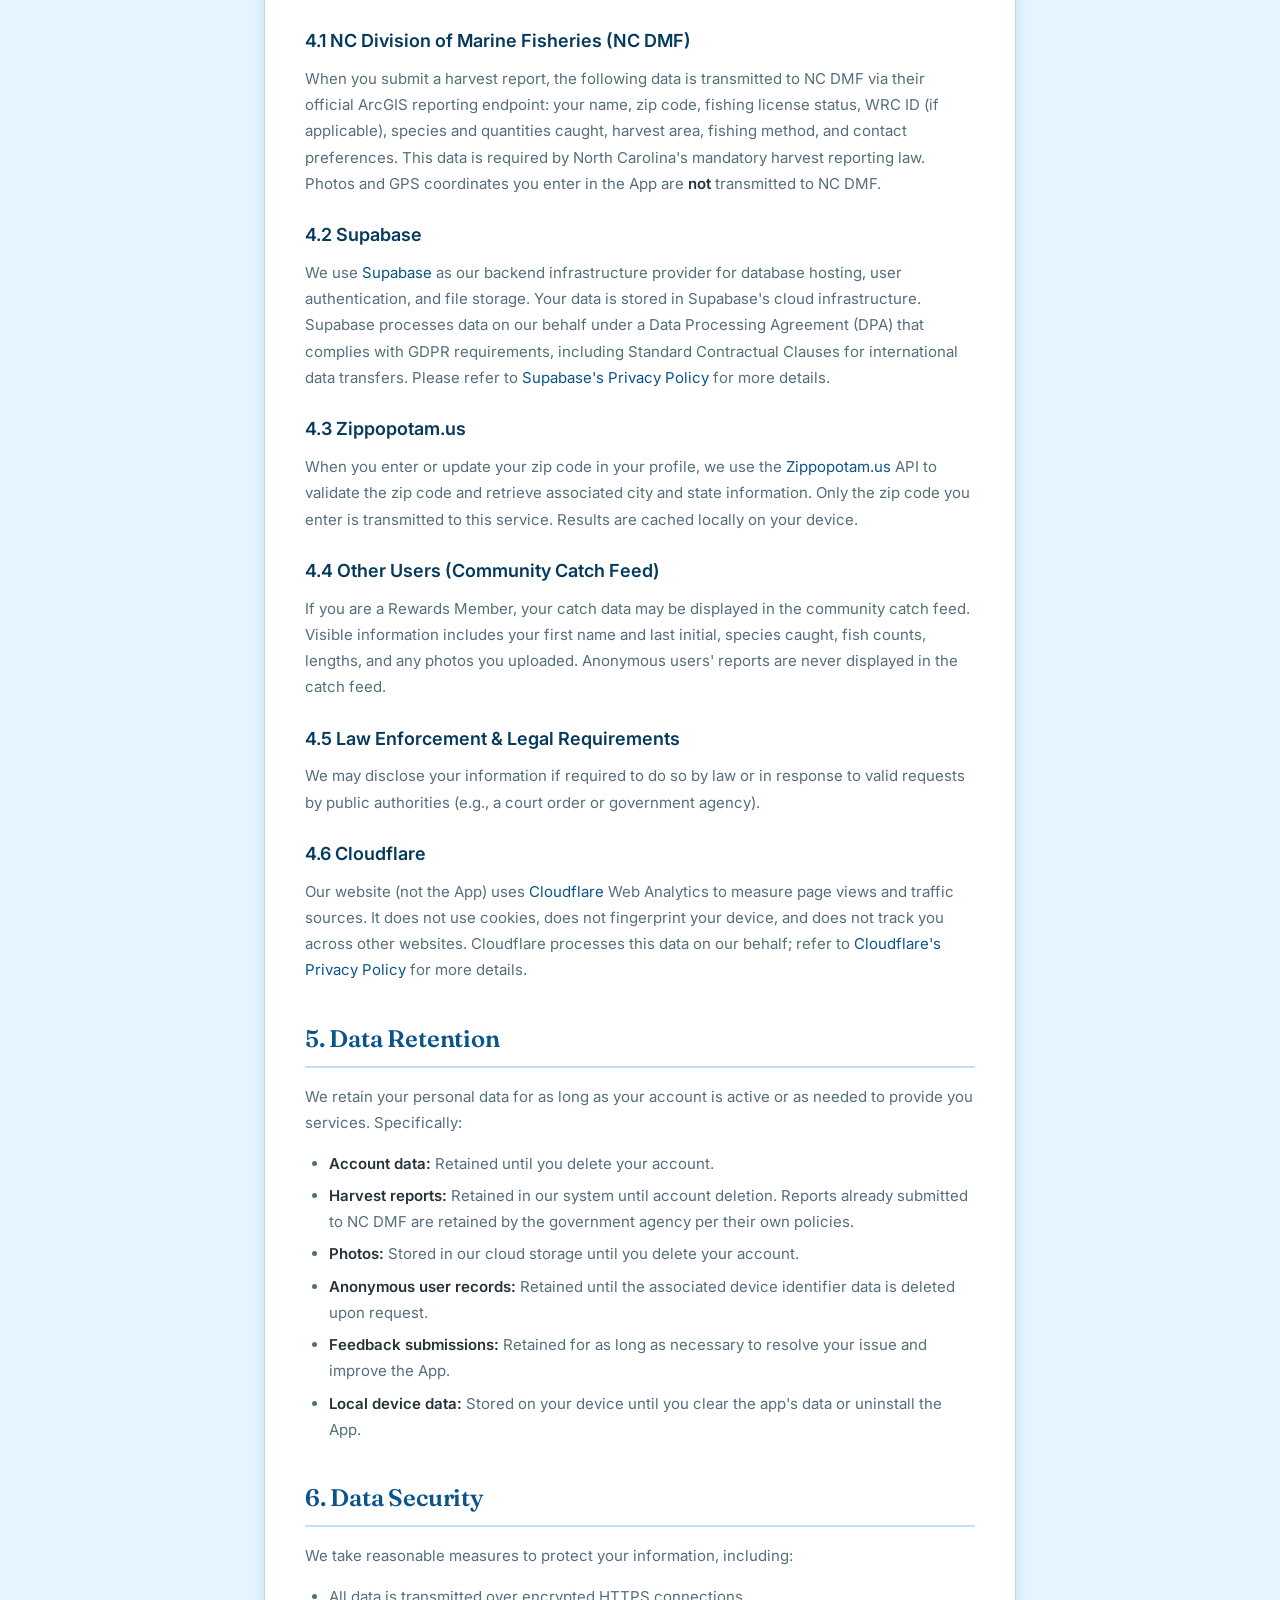
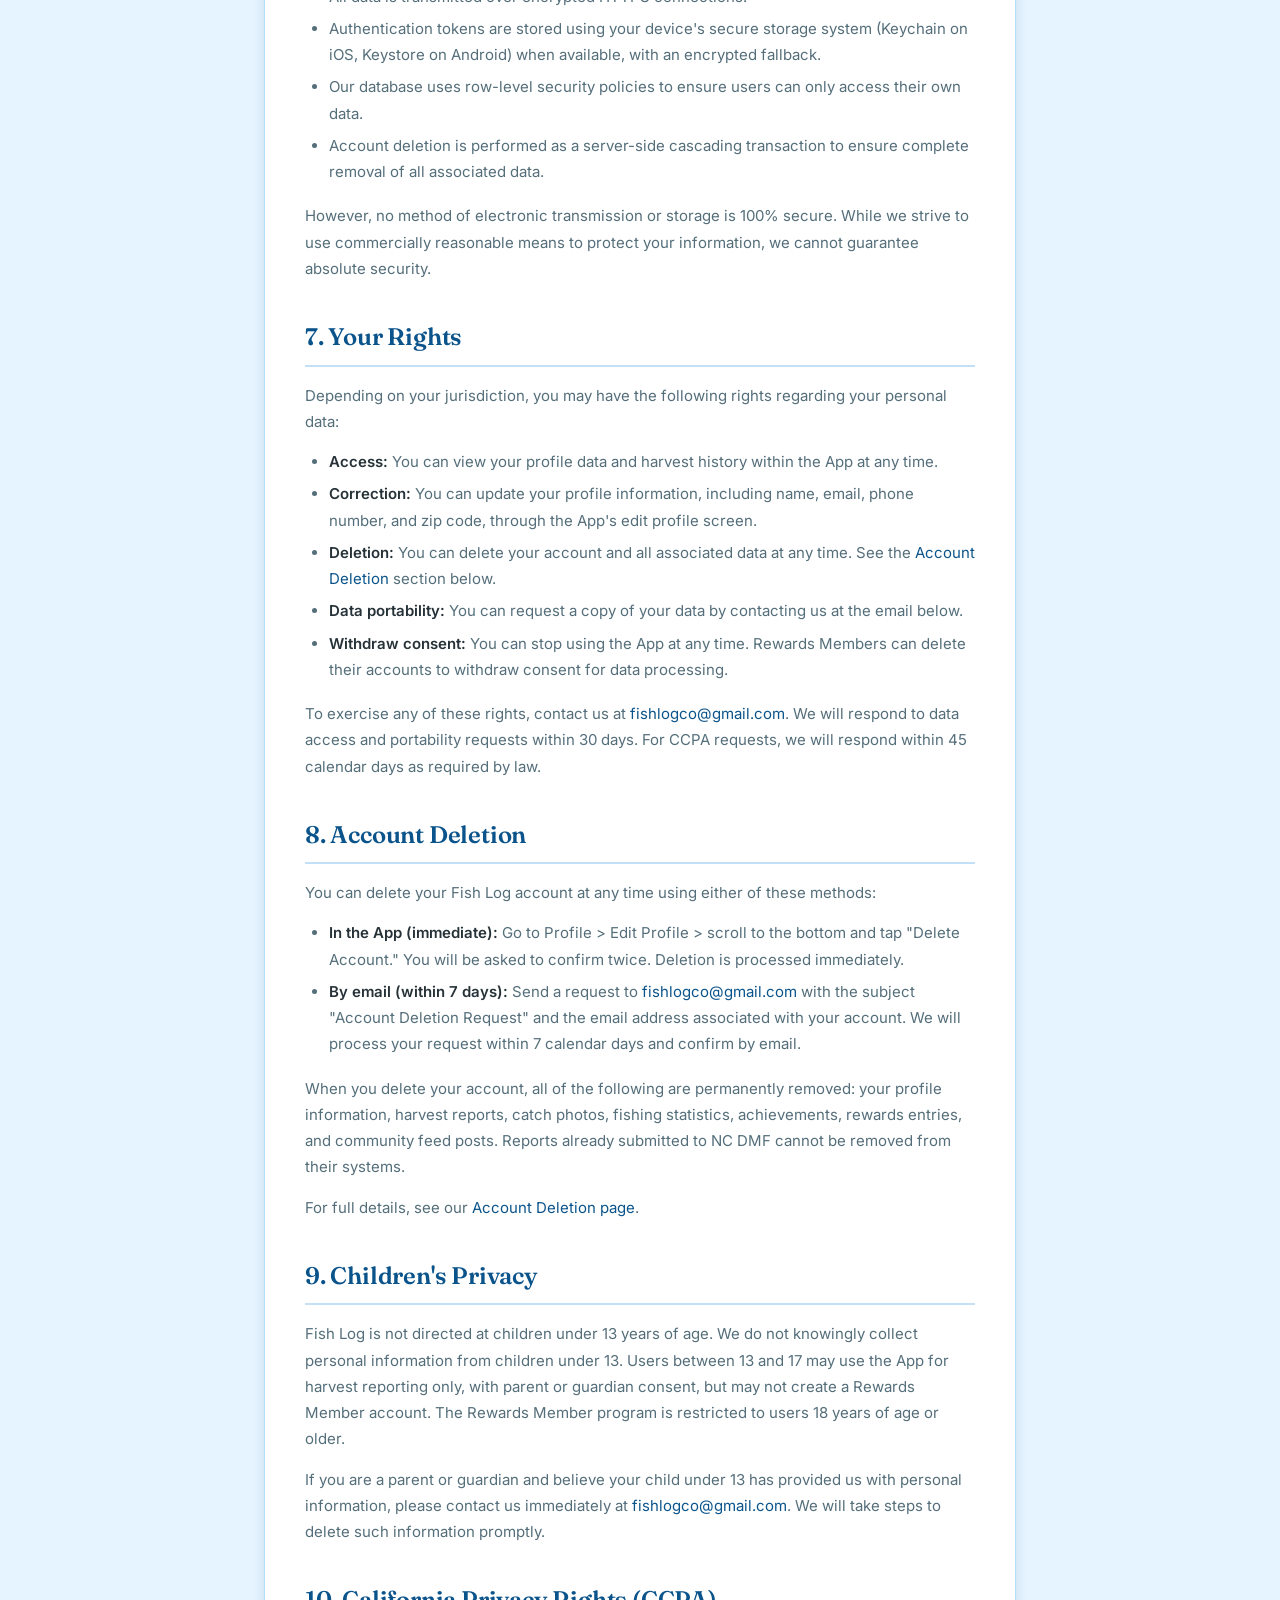
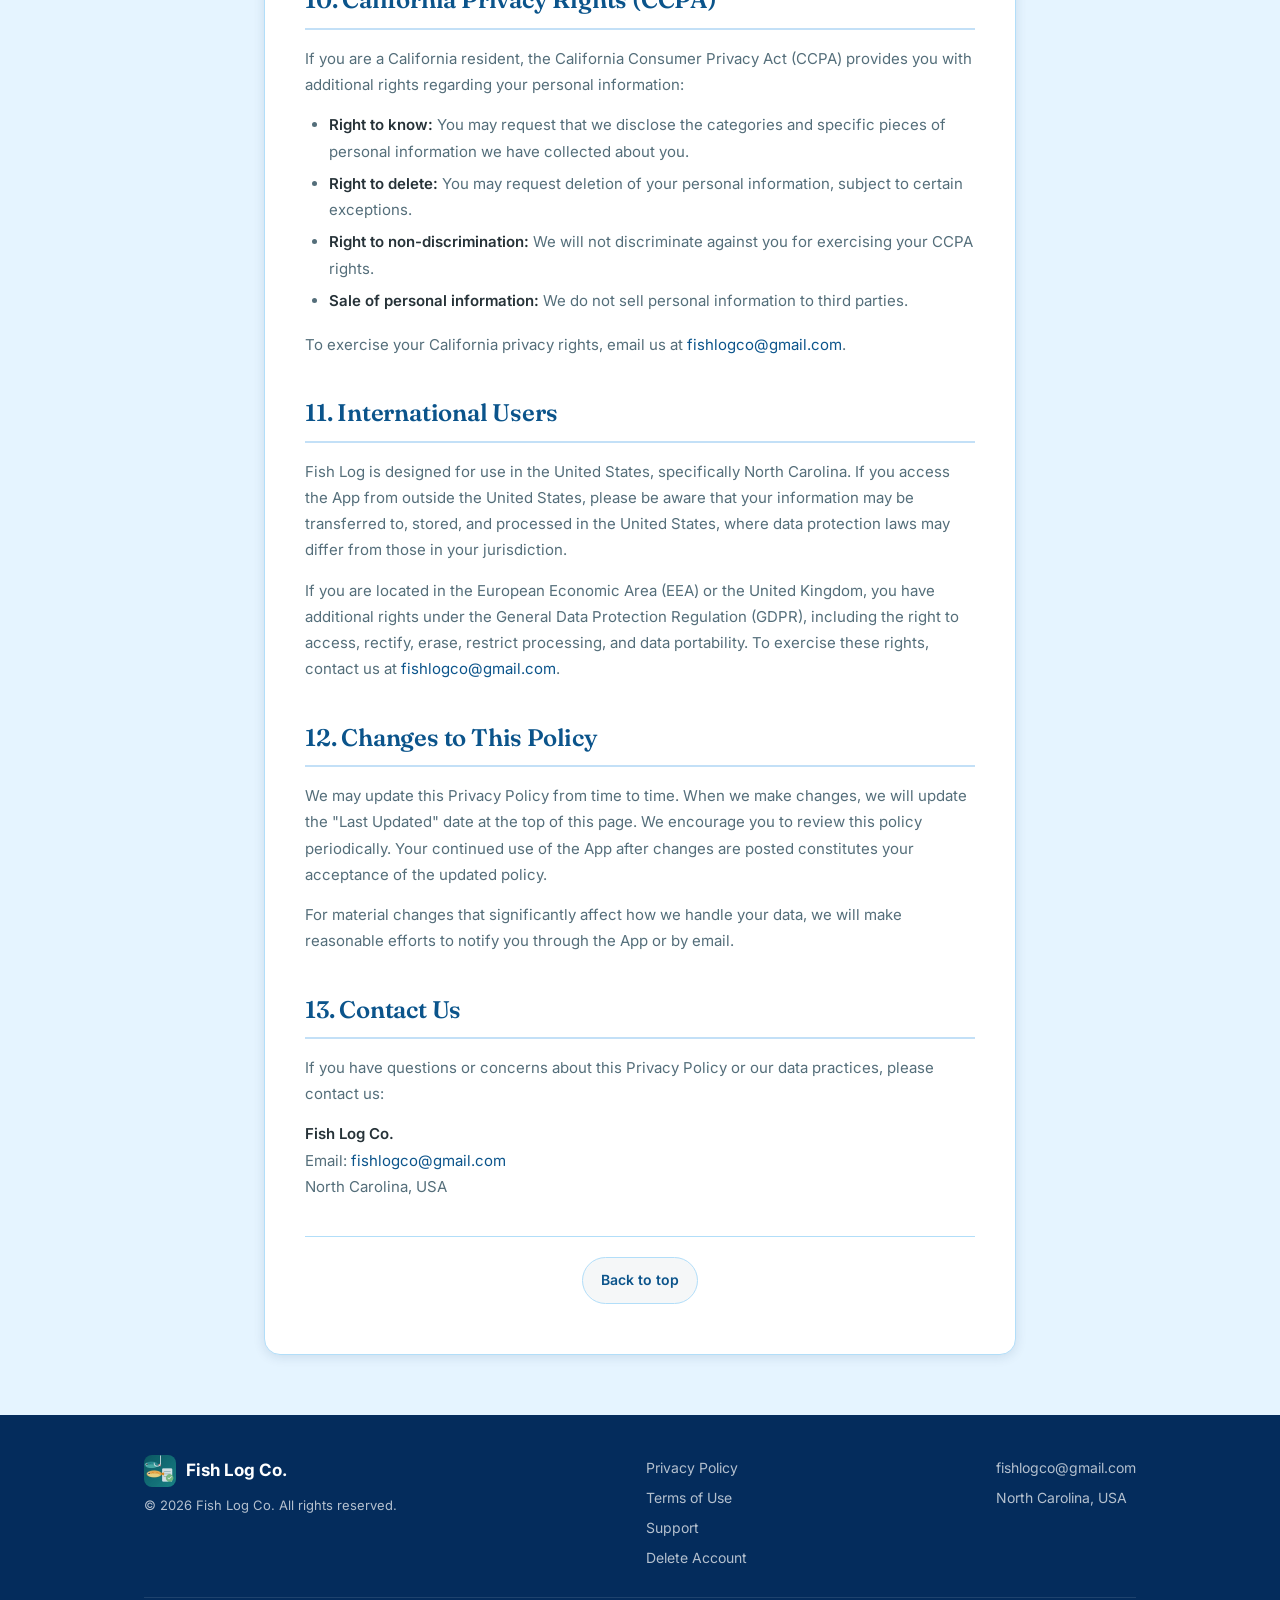
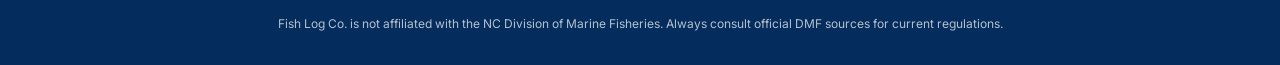
<file: privacy.html>
<!DOCTYPE html>
<html lang="en">
<head>
  <meta charset="UTF-8">
  <meta name="viewport" content="width=device-width, initial-scale=1.0, viewport-fit=cover">
  <title>Privacy Policy &ndash; Fish Log Co.</title>
  <meta name="description" content="Fish Log Privacy Policy. Learn how we collect, use, and protect your information.">
  <link rel="canonical" href="https://fishlogco.com/privacy.html" />
  <meta property="og:type" content="website" />
  <meta property="og:site_name" content="Fish Log Co." />
  <meta property="og:url" content="https://fishlogco.com/privacy.html" />
  <meta property="og:title" content="Privacy Policy – Fish Log Co." />
  <meta property="og:description" content="Fish Log Privacy Policy. Learn how we collect, use, and protect your information." />
  <meta property="og:image" content="https://fishlogco.com/images/og-image.png" />
  <meta property="og:image:width" content="1200" />
  <meta property="og:image:height" content="630" />
  <meta property="og:image:alt" content="Fish Log Co. — report your harvest, earn rewards." />
  <meta name="twitter:card" content="summary_large_image" />
  <meta name="twitter:title" content="Privacy Policy – Fish Log Co." />
  <meta name="twitter:description" content="Fish Log Privacy Policy. Learn how we collect, use, and protect your information." />
  <meta name="twitter:image" content="https://fishlogco.com/images/og-image.png" />

  <link rel="icon" type="image/png" href="images/favicon.png">
  <meta name="theme-color" content="#0B548B">
  <meta name="apple-mobile-web-app-status-bar-style" content="black-translucent">
  <link rel="preconnect" href="https://fonts.googleapis.com">
  <link rel="preconnect" href="https://fonts.gstatic.com" crossorigin>
  <link rel="stylesheet" href="https://fonts.googleapis.com/css2?family=Fraunces:opsz,wght@9..144,500;9..144,600;9..144,700&family=Inter:wght@400;500;600;700&display=swap">
  <link rel="stylesheet" href="style.css?v=23cb71d3">
</head>
<body>
    <a class="skip-link" href="#main">Skip to content</a>

  <!-- Navigation -->
  <nav class="nav">
    <div class="container container--wide nav__inner">
      <a href="index.html" class="nav__brand">
        <img src="images/icon.webp" alt="Fish Log Co." class="nav__logo" width="128" height="128">
        <span class="nav__title">Fish Log Co.</span>
      </a>
      <button
          class="nav__toggle"
          type="button"
          aria-label="Menu"
          aria-expanded="false"
          aria-controls="nav-links"
        ></button>
      <div class="nav__links" id="nav-links">
        <a href="index.html" class="nav__link">Home</a>
        <a href="privacy.html" class="nav__link nav__link--active">Privacy Policy</a>
        <a href="terms.html" class="nav__link">Terms of Use</a>
        <a href="support.html" class="nav__link">Support</a>
      </div>
    </div>
  </nav>

  <!-- Header -->
  <header class="page-header" id="main" tabindex="-1">
    <div class="container">
      <h1 class="page-header__title">Privacy Policy</h1>
      <p class="page-header__meta">Last Updated: August 2026</p>
    </div>
  </header>

  <!-- Content -->
  <section class="legal">
    <div class="container">
      <div class="legal-card">

        <!-- Table of Contents -->
        <div class="toc">
          <p class="toc__title">Contents</p>
          <ol class="toc__list">
            <li><a href="#introduction">Introduction</a></li>
            <li><a href="#info-collect">Information We Collect</a></li>
            <li><a href="#how-use">How We Use Your Information</a></li>
            <li><a href="#sharing">Information Sharing &amp; Third Parties</a></li>
            <li><a href="#retention">Data Retention</a></li>
            <li><a href="#security">Data Security</a></li>
            <li><a href="#rights">Your Rights</a></li>
            <li><a href="#deletion">Account Deletion</a></li>
            <li><a href="#children">Children's Privacy</a></li>
            <li><a href="#ccpa">California Privacy Rights (CCPA)</a></li>
            <li><a href="#international">International Users</a></li>
            <li><a href="#changes">Changes to This Policy</a></li>
            <li><a href="#contact">Contact Us</a></li>
          </ol>
        </div>

        <!-- 1. Introduction -->
        <h2 id="introduction">1. Introduction</h2>
        <p>Fish Log Co. ("Fish Log," "we," "us," or "our") operates the Fish Log mobile application (the "App"). This Privacy Policy explains how we collect, use, disclose, and safeguard your information when you use our App. By using Fish Log, you consent to the data practices described in this policy.</p>
        <p>Fish Log helps North Carolina anglers log their catches, submit mandatory harvest reports to the NC Division of Marine Fisheries (NC DMF), participate in a community catch feed, and earn rewards through our quarterly rewards program.</p>

        <!-- 2. Information We Collect -->
        <h2 id="info-collect">2. Information We Collect</h2>

        <h3>2.1 Information You Provide Directly</h3>
        <p>When you use Fish Log, you may voluntarily provide the following information:</p>
        <ul>
          <li><strong>Account information:</strong> Name, email address, phone number, date of birth, and zip code when you register as a Rewards Member.</li>
          <li><strong>Profile information:</strong> Profile photo and contact preferences (text/email confirmation opt-in).</li>
          <li><strong>Fishing license information:</strong> Whether you hold a license, WRC ID / Customer ID, license number, license type, and license dates.</li>
          <li><strong>Harvest report data:</strong> Species caught, quantities, fish length and weight, catch condition, tag numbers, release status, fishing method, bait type, hook type, harvest area (DMF area code), harvest date and time, and any additional notes.</li>
          <li><strong>Photos:</strong> Catch photos and profile photos that you choose to upload.</li>
          <li><strong>GPS coordinates:</strong> If you voluntarily enter location coordinates for a catch entry. We do not automatically collect your GPS location.</li>
          <li><strong>Feedback and support requests:</strong> Messages, bug reports, and feature requests you submit through the in-app feedback system, along with your email if you provide it for follow-up.</li>
        </ul>

        <h3>2.2 Information Collected Automatically</h3>
        <p>When you use Fish Log, certain information is collected automatically:</p>
        <ul>
          <li><strong>Device identifier:</strong> We generate a unique, random device identifier (UUID) the first time you open the App. This identifier is stored locally on your device and persists across app sessions and updates. It is used to associate your harvest reports with your device and to provide continuity of service.</li>
          <li><strong>Anonymous user record:</strong> When you first use the App, we create a record associated with your device identifier in our database. This allows you to submit harvest reports without creating an account. If you later register as a Rewards Member, your anonymous history may be linked to your new account.</li>
          <li><strong>Platform and device information:</strong> We collect your device platform (iOS or Android), operating system version, and app version. This information is included with feedback submissions and used to diagnose issues.</li>
          <li><strong>Advertisement interactions:</strong> We record aggregated (non-personal) impression counts and click counts for advertisements shown in the app. This data is not linked to individual user profiles, is not used for personalized ad targeting, and is not shared with advertisers.</li>
        </ul>

        <h3>2.3 Information We Do Not Collect</h3>
        <ul>
          <li>We do not automatically access your GPS location. The App includes a location library but does not request location permissions or track your position.</li>
          <li>We do not use third-party analytics or advertising SDKs in the App (such as Google Analytics, Firebase Analytics, Facebook SDK, or AdMob). Our website uses Cloudflare Web Analytics, which is cookieless and does not track you across sites &mdash; see Section 4.6.</li>
          <li>We do not collect contacts, calendar data, microphone input, or browsing history.</li>
          <li>We do not access your device's photo library, contacts, or camera without your explicit action (e.g., choosing to attach a photo to a catch).</li>
        </ul>

        <!-- 3. How We Use Your Information -->
        <h2 id="how-use">3. How We Use Your Information</h2>
        <p>We use the information we collect for the following purposes:</p>
        <ul>
          <li><strong>Harvest reporting:</strong> To submit your mandatory harvest reports to the NC Division of Marine Fisheries on your behalf.</li>
          <li><strong>Account management:</strong> To create and manage your Rewards Member account, authenticate your identity via magic link email, and maintain your profile.</li>
          <li><strong>Rewards program:</strong> To administer our quarterly rewards drawings, track your entries, and notify winners by email.</li>
          <li><strong>Community features:</strong> To display your catches in the community catch feed (Rewards Members only, with your first name and last initial visible to other users).</li>
          <li><strong>App improvement:</strong> To diagnose bugs, respond to feedback, and improve the App's functionality and user experience.</li>
          <li><strong>Communication:</strong> To send harvest report confirmations via text or email if you opt in, and to respond to your support inquiries.</li>
          <li><strong>Offline functionality:</strong> To store pending reports locally when you lack an internet connection, and sync them when connectivity is restored.</li>
        </ul>

        <!-- 4. Information Sharing -->
        <h2 id="sharing">4. Information Sharing &amp; Third Parties</h2>
        <p>We do not sell, trade, or rent your personal information. We share data with the following parties only as necessary to provide our services:</p>

        <h3>4.1 NC Division of Marine Fisheries (NC DMF)</h3>
        <p>When you submit a harvest report, the following data is transmitted to NC DMF via their official ArcGIS reporting endpoint: your name, zip code, fishing license status, WRC ID (if applicable), species and quantities caught, harvest area, fishing method, and contact preferences. This data is required by North Carolina's mandatory harvest reporting law. Photos and GPS coordinates you enter in the App are <strong>not</strong> transmitted to NC DMF.</p>

        <h3>4.2 Supabase</h3>
        <p>We use <a href="https://supabase.com" target="_blank" rel="noopener">Supabase</a> as our backend infrastructure provider for database hosting, user authentication, and file storage. Your data is stored in Supabase's cloud infrastructure. Supabase processes data on our behalf under a Data Processing Agreement (DPA) that complies with GDPR requirements, including Standard Contractual Clauses for international data transfers. Please refer to <a href="https://supabase.com/privacy" target="_blank" rel="noopener">Supabase's Privacy Policy</a> for more details.</p>

        <h3>4.3 Zippopotam.us</h3>
        <p>When you enter or update your zip code in your profile, we use the <a href="https://www.zippopotam.us" target="_blank" rel="noopener">Zippopotam.us</a> API to validate the zip code and retrieve associated city and state information. Only the zip code you enter is transmitted to this service. Results are cached locally on your device.</p>

        <h3>4.4 Other Users (Community Catch Feed)</h3>
        <p>If you are a Rewards Member, your catch data may be displayed in the community catch feed. Visible information includes your first name and last initial, species caught, fish counts, lengths, and any photos you uploaded. Anonymous users' reports are never displayed in the catch feed.</p>

        <h3>4.5 Law Enforcement &amp; Legal Requirements</h3>
        <p>We may disclose your information if required to do so by law or in response to valid requests by public authorities (e.g., a court order or government agency).</p>

        <h3>4.6 Cloudflare</h3>
        <p>Our website (not the App) uses <a href="https://www.cloudflare.com" target="_blank" rel="noopener">Cloudflare</a> Web Analytics to measure page views and traffic sources. It does not use cookies, does not fingerprint your device, and does not track you across other websites. Cloudflare processes this data on our behalf; refer to <a href="https://www.cloudflare.com/privacypolicy/" target="_blank" rel="noopener">Cloudflare's Privacy Policy</a> for more details.</p>

        <!-- 5. Data Retention -->
        <h2 id="retention">5. Data Retention</h2>
        <p>We retain your personal data for as long as your account is active or as needed to provide you services. Specifically:</p>
        <ul>
          <li><strong>Account data:</strong> Retained until you delete your account.</li>
          <li><strong>Harvest reports:</strong> Retained in our system until account deletion. Reports already submitted to NC DMF are retained by the government agency per their own policies.</li>
          <li><strong>Photos:</strong> Stored in our cloud storage until you delete your account.</li>
          <li><strong>Anonymous user records:</strong> Retained until the associated device identifier data is deleted upon request.</li>
          <li><strong>Feedback submissions:</strong> Retained for as long as necessary to resolve your issue and improve the App.</li>
          <li><strong>Local device data:</strong> Stored on your device until you clear the app's data or uninstall the App.</li>
        </ul>

        <!-- 6. Data Security -->
        <h2 id="security">6. Data Security</h2>
        <p>We take reasonable measures to protect your information, including:</p>
        <ul>
          <li>All data is transmitted over encrypted HTTPS connections.</li>
          <li>Authentication tokens are stored using your device's secure storage system (Keychain on iOS, Keystore on Android) when available, with an encrypted fallback.</li>
          <li>Our database uses row-level security policies to ensure users can only access their own data.</li>
          <li>Account deletion is performed as a server-side cascading transaction to ensure complete removal of all associated data.</li>
        </ul>
        <p>However, no method of electronic transmission or storage is 100% secure. While we strive to use commercially reasonable means to protect your information, we cannot guarantee absolute security.</p>

        <!-- 7. Your Rights -->
        <h2 id="rights">7. Your Rights</h2>
        <p>Depending on your jurisdiction, you may have the following rights regarding your personal data:</p>
        <ul>
          <li><strong>Access:</strong> You can view your profile data and harvest history within the App at any time.</li>
          <li><strong>Correction:</strong> You can update your profile information, including name, email, phone number, and zip code, through the App's edit profile screen.</li>
          <li><strong>Deletion:</strong> You can delete your account and all associated data at any time. See the <a href="#deletion">Account Deletion</a> section below.</li>
          <li><strong>Data portability:</strong> You can request a copy of your data by contacting us at the email below.</li>
          <li><strong>Withdraw consent:</strong> You can stop using the App at any time. Rewards Members can delete their accounts to withdraw consent for data processing.</li>
        </ul>
        <p>To exercise any of these rights, contact us at <a href="mailto:fishlogco@gmail.com">fishlogco@gmail.com</a>. We will respond to data access and portability requests within 30 days. For CCPA requests, we will respond within 45 calendar days as required by law.</p>

        <!-- 8. Account Deletion -->
        <h2 id="deletion">8. Account Deletion</h2>
        <p>You can delete your Fish Log account at any time using either of these methods:</p>
        <ul>
          <li><strong>In the App (immediate):</strong> Go to Profile &gt; Edit Profile &gt; scroll to the bottom and tap "Delete Account." You will be asked to confirm twice. Deletion is processed immediately.</li>
          <li><strong>By email (within 7 days):</strong> Send a request to <a href="mailto:fishlogco@gmail.com?subject=Account%20Deletion%20Request">fishlogco@gmail.com</a> with the subject "Account Deletion Request" and the email address associated with your account. We will process your request within 7 calendar days and confirm by email.</li>
        </ul>
        <p>When you delete your account, all of the following are permanently removed: your profile information, harvest reports, catch photos, fishing statistics, achievements, rewards entries, and community feed posts. Reports already submitted to NC DMF cannot be removed from their systems.</p>
        <p>For full details, see our <a href="delete-account.html">Account Deletion page</a>.</p>

        <!-- 9. Children's Privacy -->
        <h2 id="children">9. Children's Privacy</h2>
        <p>Fish Log is not directed at children under 13 years of age. We do not knowingly collect personal information from children under 13. Users between 13 and 17 may use the App for harvest reporting only, with parent or guardian consent, but may not create a Rewards Member account. The Rewards Member program is restricted to users 18 years of age or older.</p>
        <p>If you are a parent or guardian and believe your child under 13 has provided us with personal information, please contact us immediately at <a href="mailto:fishlogco@gmail.com">fishlogco@gmail.com</a>. We will take steps to delete such information promptly.</p>

        <!-- 10. CCPA -->
        <h2 id="ccpa">10. California Privacy Rights (CCPA)</h2>
        <p>If you are a California resident, the California Consumer Privacy Act (CCPA) provides you with additional rights regarding your personal information:</p>
        <ul>
          <li><strong>Right to know:</strong> You may request that we disclose the categories and specific pieces of personal information we have collected about you.</li>
          <li><strong>Right to delete:</strong> You may request deletion of your personal information, subject to certain exceptions.</li>
          <li><strong>Right to non-discrimination:</strong> We will not discriminate against you for exercising your CCPA rights.</li>
          <li><strong>Sale of personal information:</strong> We do not sell personal information to third parties.</li>
        </ul>
        <p>To exercise your California privacy rights, email us at <a href="mailto:fishlogco@gmail.com">fishlogco@gmail.com</a>.</p>

        <!-- 11. International Users -->
        <h2 id="international">11. International Users</h2>
        <p>Fish Log is designed for use in the United States, specifically North Carolina. If you access the App from outside the United States, please be aware that your information may be transferred to, stored, and processed in the United States, where data protection laws may differ from those in your jurisdiction.</p>
        <p>If you are located in the European Economic Area (EEA) or the United Kingdom, you have additional rights under the General Data Protection Regulation (GDPR), including the right to access, rectify, erase, restrict processing, and data portability. To exercise these rights, contact us at <a href="mailto:fishlogco@gmail.com">fishlogco@gmail.com</a>.</p>

        <!-- 12. Changes -->
        <h2 id="changes">12. Changes to This Policy</h2>
        <p>We may update this Privacy Policy from time to time. When we make changes, we will update the "Last Updated" date at the top of this page. We encourage you to review this policy periodically. Your continued use of the App after changes are posted constitutes your acceptance of the updated policy.</p>
        <p>For material changes that significantly affect how we handle your data, we will make reasonable efforts to notify you through the App or by email.</p>

        <!-- 13. Contact Us -->
        <h2 id="contact">13. Contact Us</h2>
        <p>If you have questions or concerns about this Privacy Policy or our data practices, please contact us:</p>
        <p>
          <strong>Fish Log Co.</strong><br>
          Email: <a href="mailto:fishlogco@gmail.com">fishlogco@gmail.com</a><br>
          North Carolina, USA
        </p>

        <p class="legal-top"><a href="#main">Back to top</a></p>

      </div>
    </div>
  </section>

  <!-- Footer -->
  <footer class="footer">
    <div class="container container--wide">
      <div class="footer__inner">
        <div>
          <div class="footer__brand">
            <img src="images/icon.webp" alt="Fish Log Co." class="footer__logo" width="128" height="128" loading="lazy">
            <span class="footer__name">Fish Log Co.</span>
          </div>
          <p class="footer__copy">&copy; 2026 Fish Log Co. All rights reserved.</p>
        </div>
        <div class="footer__links">
          <a href="privacy.html" class="footer__link">Privacy Policy</a>
          <a href="terms.html" class="footer__link">Terms of Use</a>
          <a href="support.html" class="footer__link">Support</a>
          <a href="delete-account.html" class="footer__link">Delete Account</a>
        </div>
        <div class="footer__links">
          <a href="mailto:fishlogco@gmail.com" class="footer__link">fishlogco@gmail.com</a>
          <span class="footer__link">North Carolina, USA</span>
        </div>
      </div>
      <div class="footer__divider"></div>
      <p class="footer__bottom">Fish Log Co. is not affiliated with the NC Division of Marine Fisheries. Always consult official DMF sources for current regulations.</p>
    </div>
  </footer>

<!-- Cloudflare Web Analytics (cookieless, no cross-site tracking) -->
<script
  type="module"
  src="https://static.cloudflareinsights.com/beacon.min.js"
  data-cf-beacon='{"token": "77dce0aebab24898af52726a972e599d"}'
></script>
    <script>
      // Mobile nav: reflects state to aria-expanded, and closes on link tap,
      // outside click, or Escape.
      (function () {
        var toggle = document.querySelector('.nav__toggle');
        var links = document.querySelector('.nav__links');
        if (!toggle || !links) return;
        function setOpen(open) {
          links.classList.toggle('nav__links--open', open);
          toggle.setAttribute('aria-expanded', String(open));
        }
        toggle.addEventListener('click', function (e) {
          e.stopPropagation();
          setOpen(toggle.getAttribute('aria-expanded') !== 'true');
        });
        links.addEventListener('click', function (e) {
          if (e.target.closest('a')) setOpen(false);
        });
        document.addEventListener('click', function (e) {
          if (!e.target.closest('.nav')) setOpen(false);
        });
        document.addEventListener('keydown', function (e) {
          if (e.key === 'Escape' && toggle.getAttribute('aria-expanded') === 'true') {
            setOpen(false);
            toggle.focus();
          }
        });
      })();
    </script>

</body>
</html>
</file>
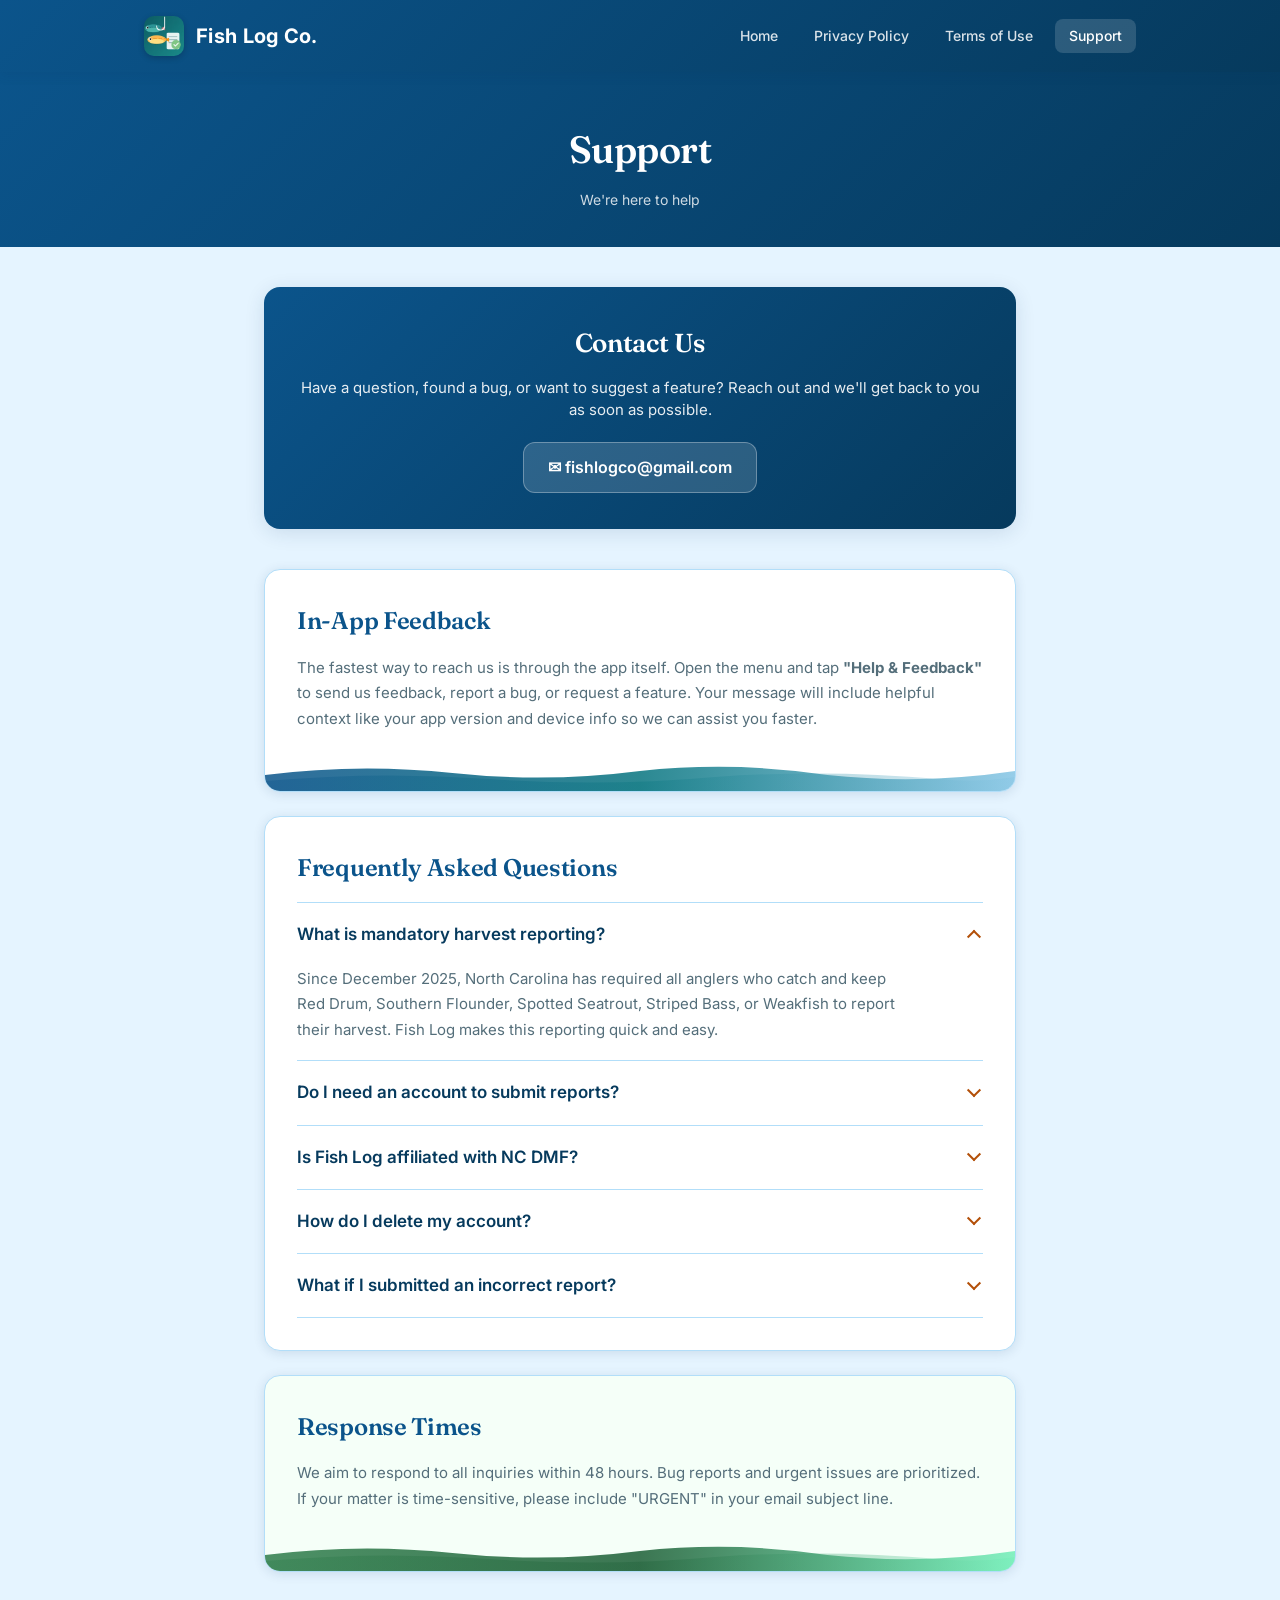
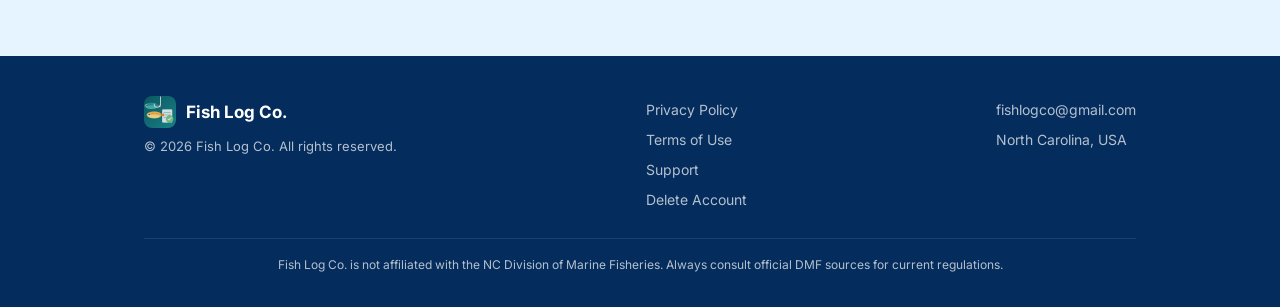
<file: support.html>
<!DOCTYPE html>
<html lang="en">
<head>
  <meta charset="UTF-8">
  <meta name="viewport" content="width=device-width, initial-scale=1.0, viewport-fit=cover">
  <title>Support &ndash; Fish Log Co.</title>
  <meta name="description" content="Get help with Fish Log. Contact our support team for questions, bug reports, or feature requests.">
  <link rel="canonical" href="https://fishlogco.com/support.html" />
  <meta property="og:type" content="website" />
  <meta property="og:site_name" content="Fish Log Co." />
  <meta property="og:url" content="https://fishlogco.com/support.html" />
  <meta property="og:title" content="Support – Fish Log Co." />
  <meta property="og:description" content="Get help with Fish Log. Contact our support team for questions, bug reports, or feature requests." />
  <meta property="og:image" content="https://fishlogco.com/images/og-image.png" />
  <meta property="og:image:width" content="1200" />
  <meta property="og:image:height" content="630" />
  <meta property="og:image:alt" content="Fish Log Co. — report your harvest, earn rewards." />
  <meta name="twitter:card" content="summary_large_image" />
  <meta name="twitter:title" content="Support – Fish Log Co." />
  <meta name="twitter:description" content="Get help with Fish Log. Contact our support team for questions, bug reports, or feature requests." />
  <meta name="twitter:image" content="https://fishlogco.com/images/og-image.png" />

  <link rel="icon" type="image/png" href="images/favicon.png">
  <meta name="theme-color" content="#0B548B">
  <meta name="apple-mobile-web-app-status-bar-style" content="black-translucent">
  <link rel="preconnect" href="https://fonts.googleapis.com">
  <link rel="preconnect" href="https://fonts.gstatic.com" crossorigin>
  <link rel="stylesheet" href="https://fonts.googleapis.com/css2?family=Fraunces:opsz,wght@9..144,500;9..144,600;9..144,700&family=Inter:wght@400;500;600;700&display=swap">
  <link rel="stylesheet" href="style.css?v=23cb71d3">
</head>
<body>
    <a class="skip-link" href="#main">Skip to content</a>

  <!-- Navigation -->
  <nav class="nav">
    <div class="container container--wide nav__inner">
      <a href="index.html" class="nav__brand">
        <img src="images/icon.webp" alt="Fish Log Co." class="nav__logo" width="128" height="128">
        <span class="nav__title">Fish Log Co.</span>
      </a>
      <button
          class="nav__toggle"
          type="button"
          aria-label="Menu"
          aria-expanded="false"
          aria-controls="nav-links"
        ></button>
      <div class="nav__links" id="nav-links">
        <a href="index.html" class="nav__link">Home</a>
        <a href="privacy.html" class="nav__link">Privacy Policy</a>
        <a href="terms.html" class="nav__link">Terms of Use</a>
        <a href="support.html" class="nav__link nav__link--active">Support</a>
      </div>
    </div>
  </nav>

  <!-- Header -->
  <header class="page-header" id="main" tabindex="-1">
    <div class="container">
      <h1 class="page-header__title">Support</h1>
      <p class="page-header__meta">We're here to help</p>
    </div>
  </header>

  <!-- Content -->
  <section class="content">
    <div class="container">

      <!-- Contact -->
      <div class="contact-card mb-lg">
        <h2 class="contact-card__title">Contact Us</h2>
        <p class="contact-card__text">Have a question, found a bug, or want to suggest a feature? Reach out and we'll get back to you as soon as possible.</p>
        <a href="mailto:fishlogco@gmail.com" class="contact-card__email">
          &#9993; fishlogco@gmail.com
        </a>
      </div>

      <!-- In-App Feedback -->
      <div class="card card--highlight">
        <h2 class="card__title">In-App Feedback</h2>
        <p class="card__text">The fastest way to reach us is through the app itself. Open the menu and tap <strong>"Help & Feedback"</strong> to send us feedback, report a bug, or request a feature. Your message will include helpful context like your app version and device info so we can assist you faster.</p>
      </div>

      <!-- FAQ -->
      <div class="card">
        <h2 class="card__title">Frequently Asked Questions</h2>

        <details class="faq" open>
          <summary class="faq__q">What is mandatory harvest reporting?</summary>
          <div class="faq__a">
            <p>Since December 2025, North Carolina has required all anglers who catch and keep Red Drum, Southern Flounder, Spotted Seatrout, Striped Bass, or Weakfish to report their harvest. Fish Log makes this reporting quick and easy.</p>
          </div>
        </details>

        <details class="faq">
          <summary class="faq__q">Do I need an account to submit reports?</summary>
          <div class="faq__a">
            <p>No. You can submit harvest reports without creating an account. However, joining as a Rewards Member (free) lets you track your fishing history, earn rewards entries, and participate in the community catch feed.</p>
          </div>
        </details>

        <details class="faq">
          <summary class="faq__q">Is Fish Log affiliated with NC DMF?</summary>
          <div class="faq__a">
            <p>No. Fish Log is an independent app that helps anglers submit reports to the NC Division of Marine Fisheries. Always consult official DMF sources at <a href="https://www.deq.nc.gov/about/divisions/marine-fisheries" target="_blank" rel="noopener">deq.nc.gov</a> for current regulations.</p>
          </div>
        </details>

        <details class="faq">
          <summary class="faq__q">How do I delete my account?</summary>
          <div class="faq__a">
            <p>You can delete your account from within the app (Profile &gt; Edit Profile &gt; Delete Account) or by visiting our <a href="delete-account.html">Account Deletion page</a>. All your data will be permanently removed.</p>
          </div>
        </details>

        <details class="faq">
          <summary class="faq__q">What if I submitted an incorrect report?</summary>
          <div class="faq__a">
            <p>Contact us at <a href="mailto:fishlogco@gmail.com">fishlogco@gmail.com</a> with your confirmation number and we'll help you correct it.</p>
          </div>
        </details>

      </div>

      <!-- Response Times -->
      <div class="card card--success">
        <h2 class="card__title">Response Times</h2>
        <p class="card__text">We aim to respond to all inquiries within 48 hours. Bug reports and urgent issues are prioritized. If your matter is time-sensitive, please include "URGENT" in your email subject line.</p>
      </div>

    </div>
  </section>

  <!-- Footer -->
  <footer class="footer">
    <div class="container container--wide">
      <div class="footer__inner">
        <div>
          <div class="footer__brand">
            <img src="images/icon.webp" alt="Fish Log Co." class="footer__logo" width="128" height="128" loading="lazy">
            <span class="footer__name">Fish Log Co.</span>
          </div>
          <p class="footer__copy">&copy; 2026 Fish Log Co. All rights reserved.</p>
        </div>
        <div class="footer__links">
          <a href="privacy.html" class="footer__link">Privacy Policy</a>
          <a href="terms.html" class="footer__link">Terms of Use</a>
          <a href="support.html" class="footer__link">Support</a>
          <a href="delete-account.html" class="footer__link">Delete Account</a>
        </div>
        <div class="footer__links">
          <a href="mailto:fishlogco@gmail.com" class="footer__link">fishlogco@gmail.com</a>
          <span class="footer__link">North Carolina, USA</span>
        </div>
      </div>
      <div class="footer__divider"></div>
      <p class="footer__bottom">Fish Log Co. is not affiliated with the NC Division of Marine Fisheries. Always consult official DMF sources for current regulations.</p>
    </div>
  </footer>

<!-- Cloudflare Web Analytics (cookieless, no cross-site tracking) -->
<script
  type="module"
  src="https://static.cloudflareinsights.com/beacon.min.js"
  data-cf-beacon='{"token": "77dce0aebab24898af52726a972e599d"}'
></script>
    <script>
      // Mobile nav: reflects state to aria-expanded, and closes on link tap,
      // outside click, or Escape.
      (function () {
        var toggle = document.querySelector('.nav__toggle');
        var links = document.querySelector('.nav__links');
        if (!toggle || !links) return;
        function setOpen(open) {
          links.classList.toggle('nav__links--open', open);
          toggle.setAttribute('aria-expanded', String(open));
        }
        toggle.addEventListener('click', function (e) {
          e.stopPropagation();
          setOpen(toggle.getAttribute('aria-expanded') !== 'true');
        });
        links.addEventListener('click', function (e) {
          if (e.target.closest('a')) setOpen(false);
        });
        document.addEventListener('click', function (e) {
          if (!e.target.closest('.nav')) setOpen(false);
        });
        document.addEventListener('keydown', function (e) {
          if (e.key === 'Escape' && toggle.getAttribute('aria-expanded') === 'true') {
            setOpen(false);
            toggle.focus();
          }
        });
      })();
    </script>

</body>
</html>
</file>
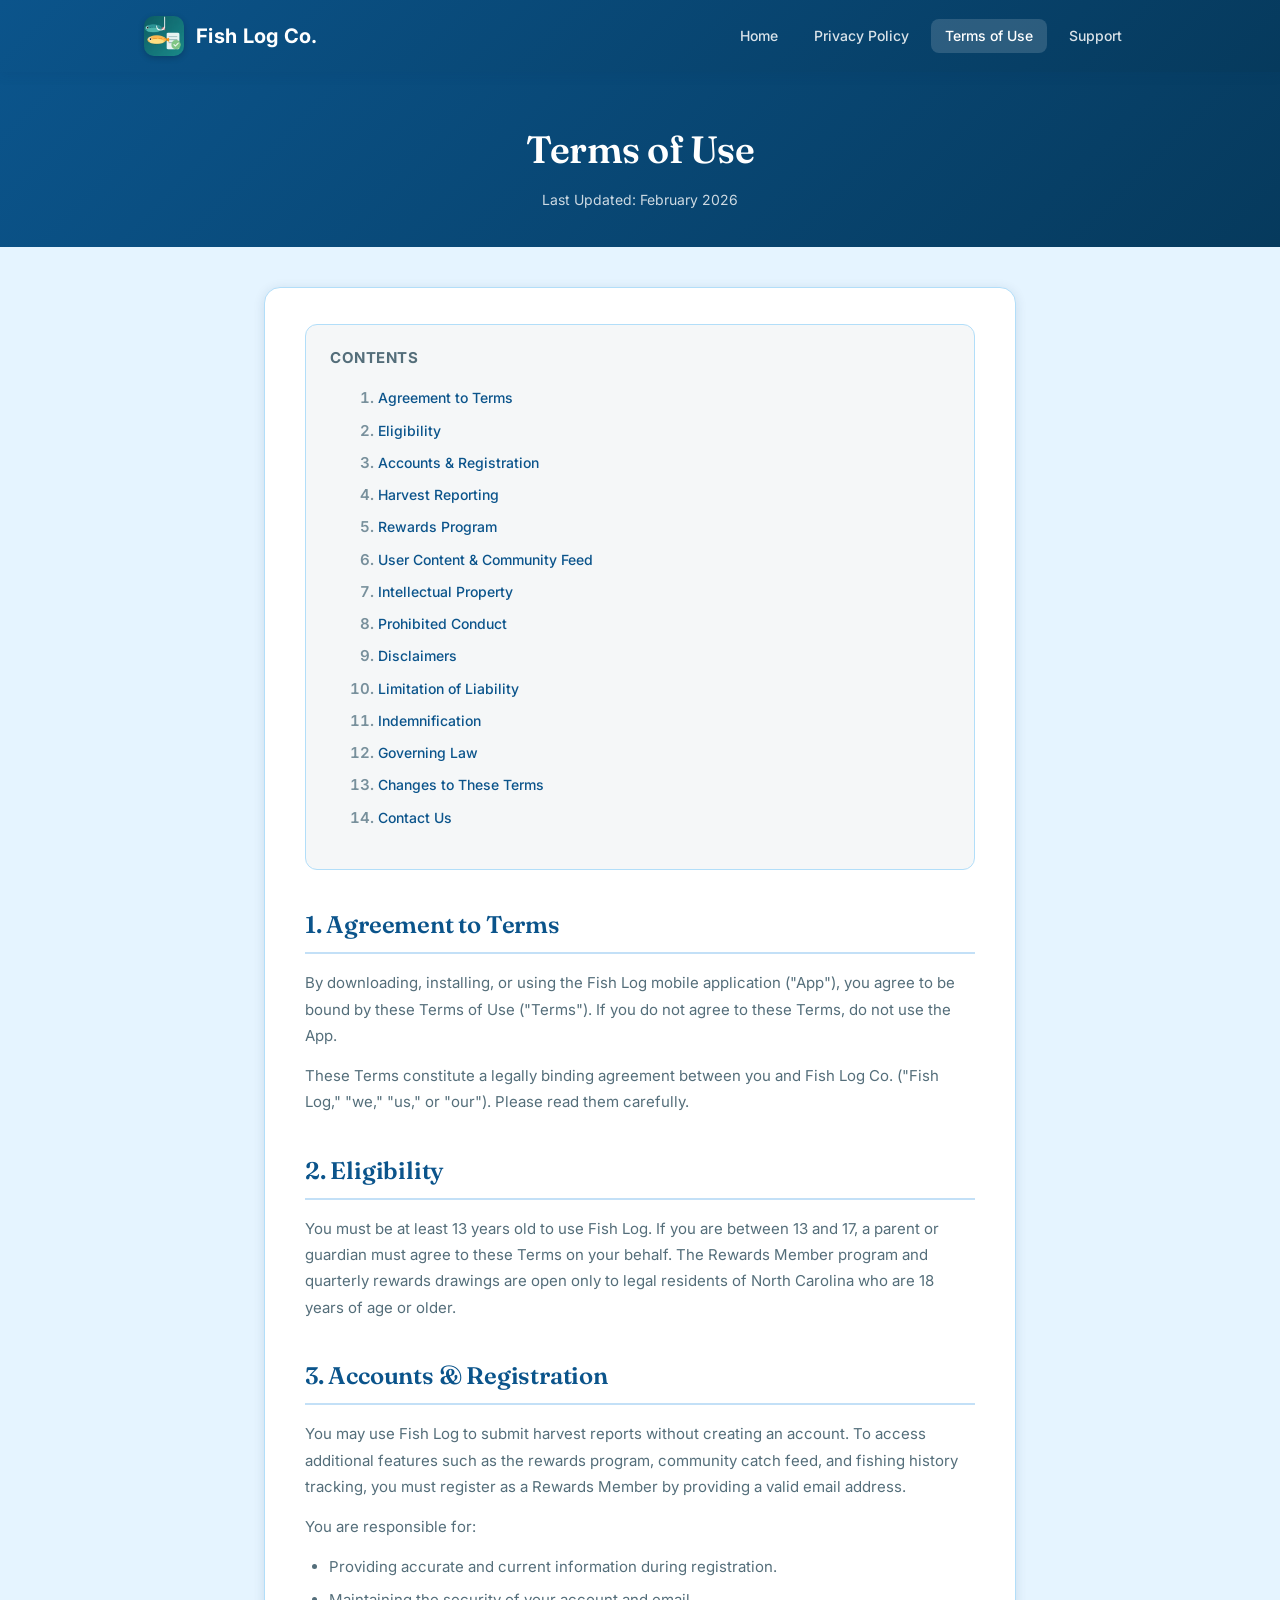
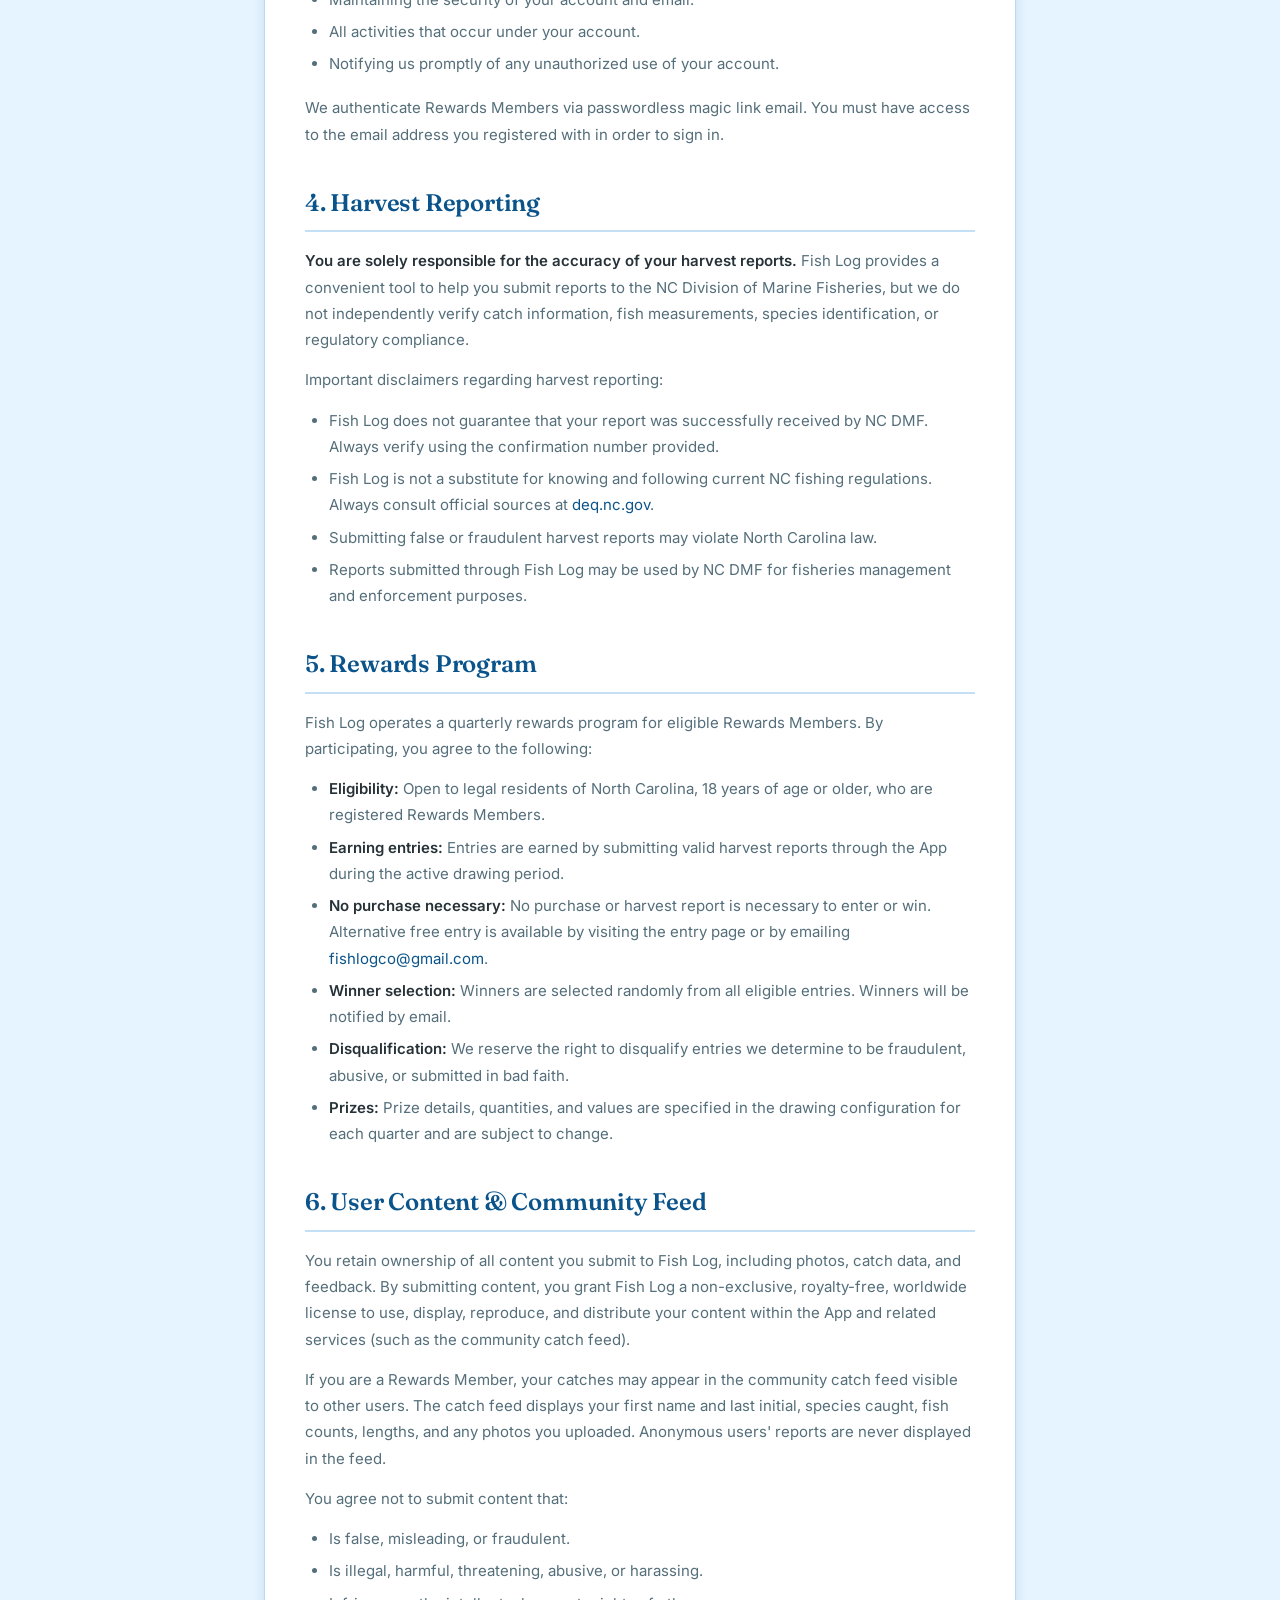
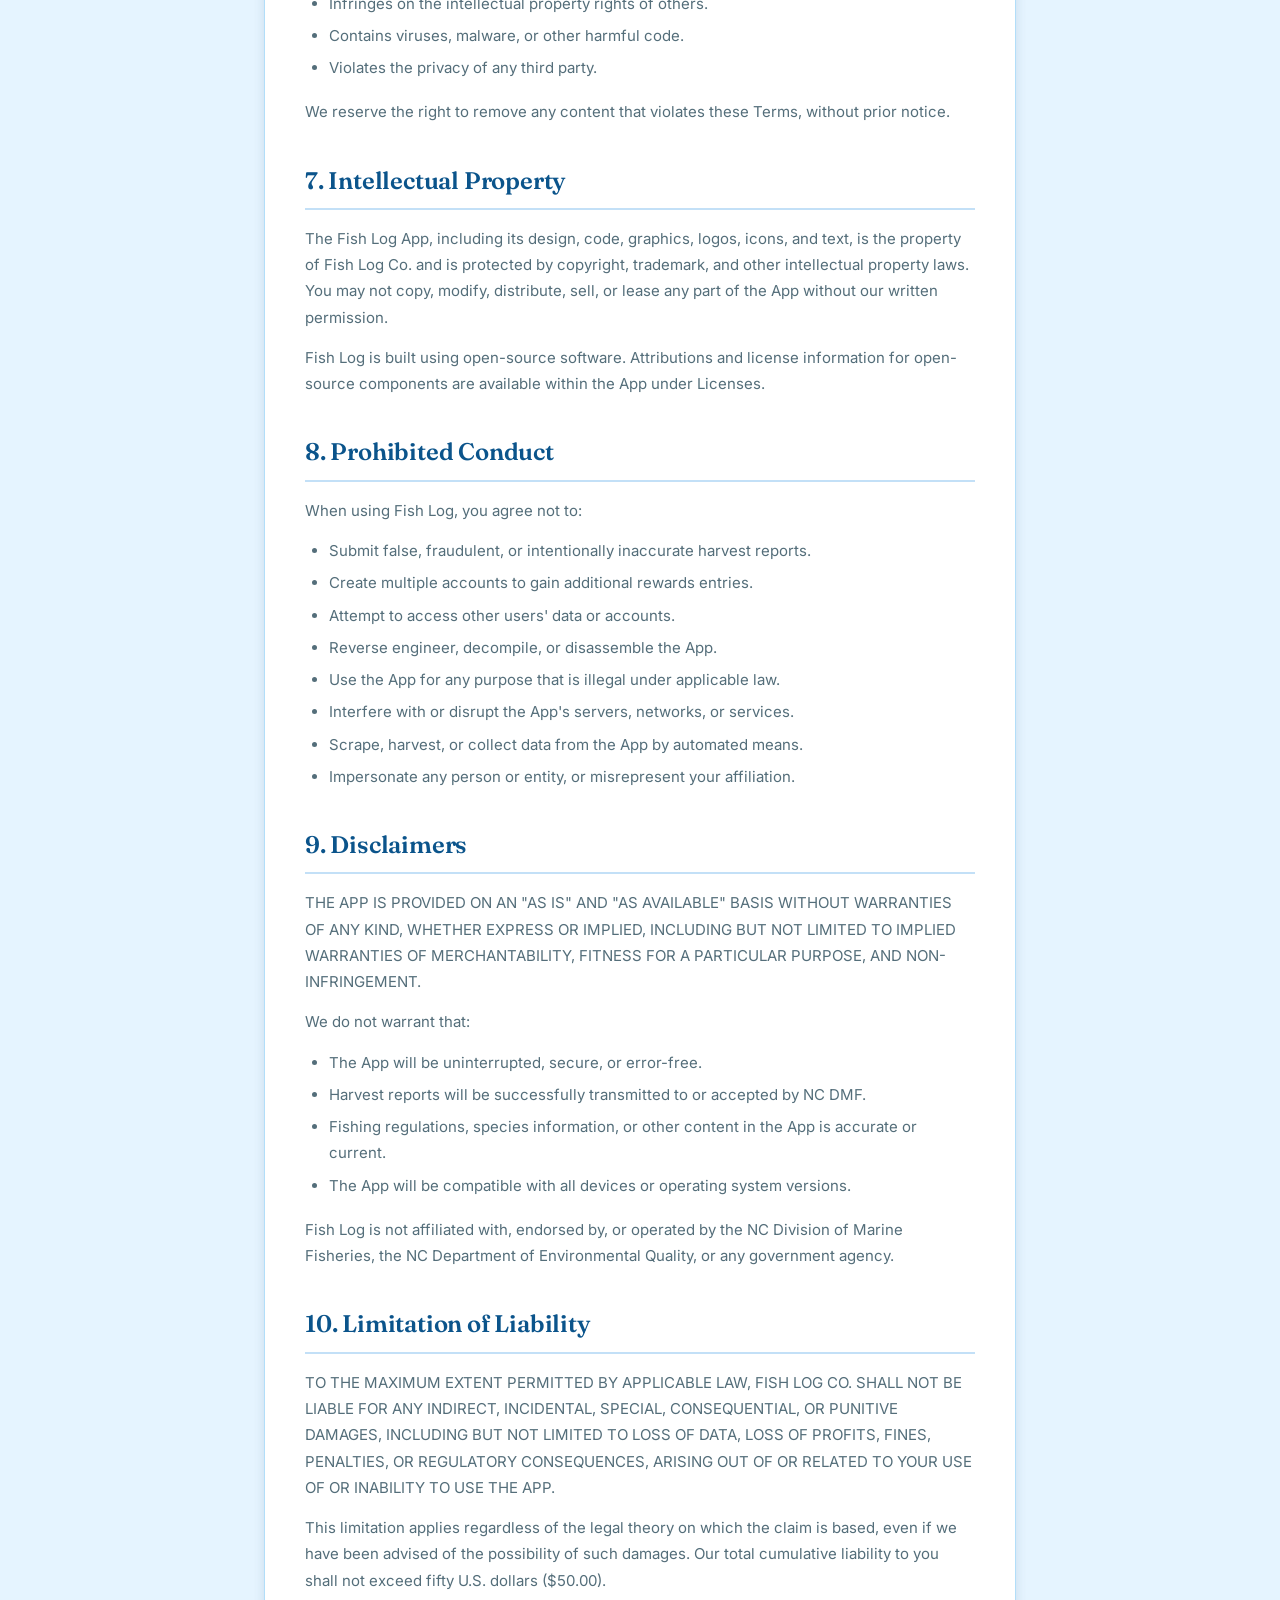
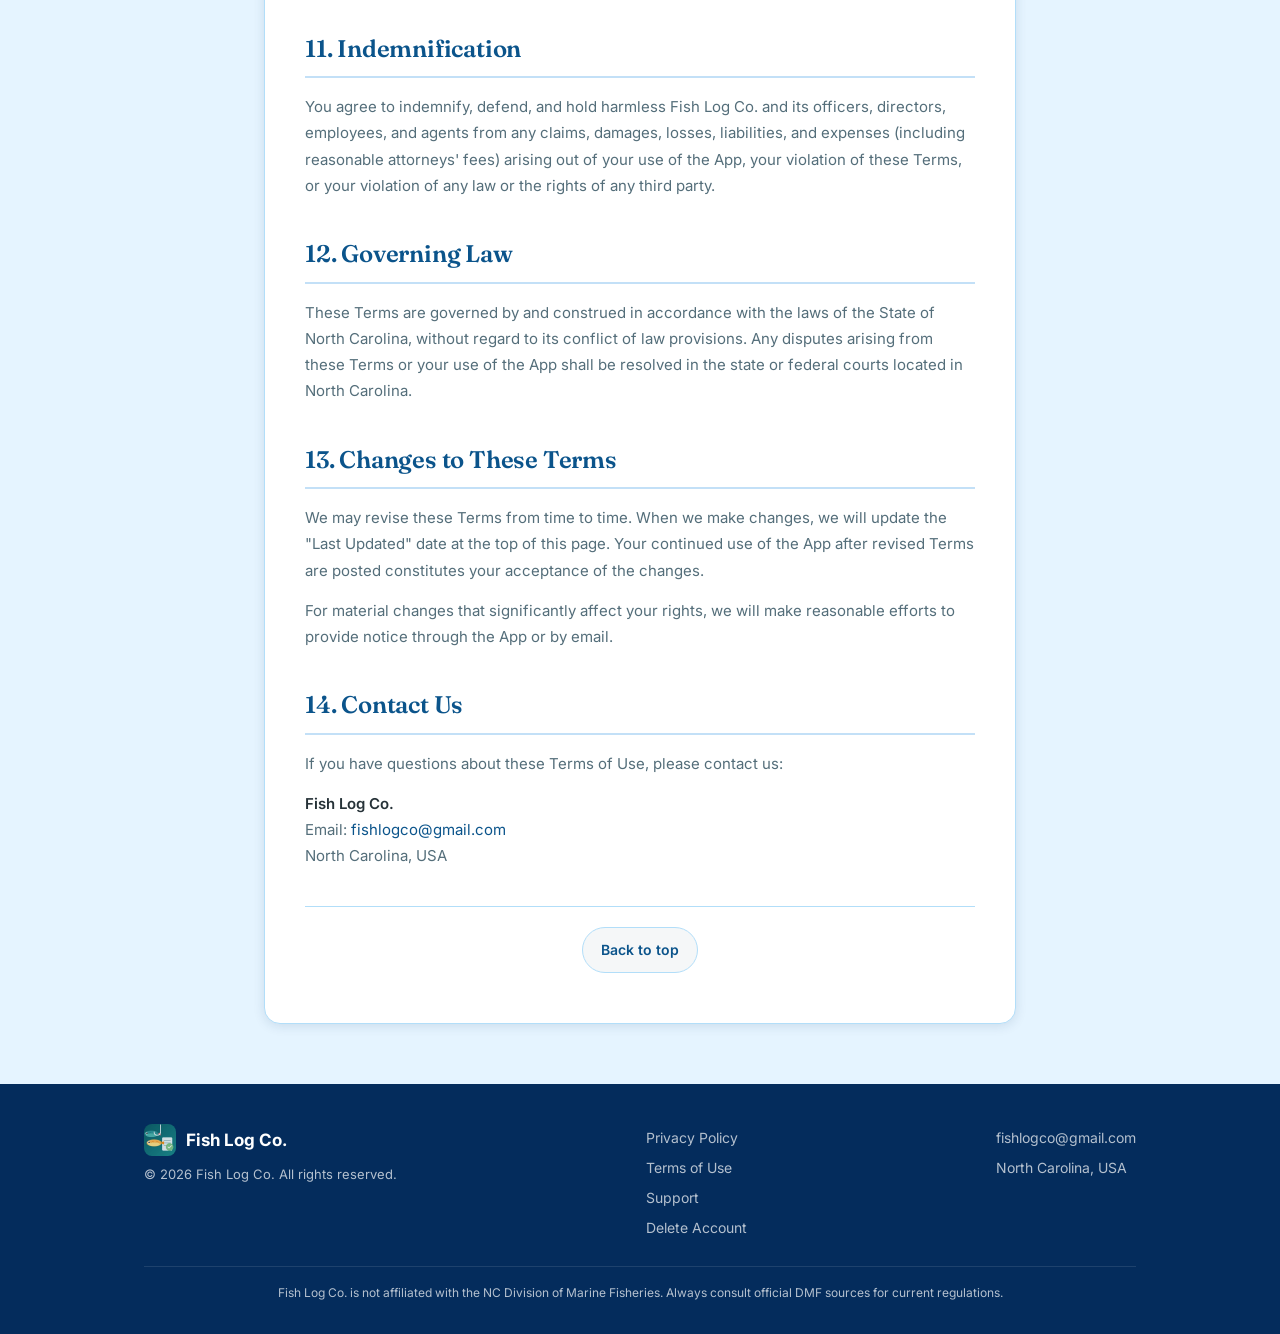
<file: terms.html>
<!DOCTYPE html>
<html lang="en">
<head>
  <meta charset="UTF-8">
  <meta name="viewport" content="width=device-width, initial-scale=1.0, viewport-fit=cover">
  <title>Terms of Use &ndash; Fish Log Co.</title>
  <meta name="description" content="Fish Log Terms of Use. Read the terms and conditions for using the Fish Log mobile application.">
  <link rel="canonical" href="https://fishlogco.com/terms.html" />
  <meta property="og:type" content="website" />
  <meta property="og:site_name" content="Fish Log Co." />
  <meta property="og:url" content="https://fishlogco.com/terms.html" />
  <meta property="og:title" content="Terms of Use – Fish Log Co." />
  <meta property="og:description" content="Fish Log Terms of Use. Read the terms and conditions for using the Fish Log mobile application." />
  <meta property="og:image" content="https://fishlogco.com/images/og-image.png" />
  <meta property="og:image:width" content="1200" />
  <meta property="og:image:height" content="630" />
  <meta property="og:image:alt" content="Fish Log Co. — report your harvest, earn rewards." />
  <meta name="twitter:card" content="summary_large_image" />
  <meta name="twitter:title" content="Terms of Use – Fish Log Co." />
  <meta name="twitter:description" content="Fish Log Terms of Use. Read the terms and conditions for using the Fish Log mobile application." />
  <meta name="twitter:image" content="https://fishlogco.com/images/og-image.png" />

  <link rel="icon" type="image/png" href="images/favicon.png">
  <meta name="theme-color" content="#0B548B">
  <meta name="apple-mobile-web-app-status-bar-style" content="black-translucent">
  <link rel="preconnect" href="https://fonts.googleapis.com">
  <link rel="preconnect" href="https://fonts.gstatic.com" crossorigin>
  <link rel="stylesheet" href="https://fonts.googleapis.com/css2?family=Fraunces:opsz,wght@9..144,500;9..144,600;9..144,700&family=Inter:wght@400;500;600;700&display=swap">
  <link rel="stylesheet" href="style.css?v=23cb71d3">
</head>
<body>
    <a class="skip-link" href="#main">Skip to content</a>

  <!-- Navigation -->
  <nav class="nav">
    <div class="container container--wide nav__inner">
      <a href="index.html" class="nav__brand">
        <img src="images/icon.webp" alt="Fish Log Co." class="nav__logo" width="128" height="128">
        <span class="nav__title">Fish Log Co.</span>
      </a>
      <button
          class="nav__toggle"
          type="button"
          aria-label="Menu"
          aria-expanded="false"
          aria-controls="nav-links"
        ></button>
      <div class="nav__links" id="nav-links">
        <a href="index.html" class="nav__link">Home</a>
        <a href="privacy.html" class="nav__link">Privacy Policy</a>
        <a href="terms.html" class="nav__link nav__link--active">Terms of Use</a>
        <a href="support.html" class="nav__link">Support</a>
      </div>
    </div>
  </nav>

  <!-- Header -->
  <header class="page-header" id="main" tabindex="-1">
    <div class="container">
      <h1 class="page-header__title">Terms of Use</h1>
      <p class="page-header__meta">Last Updated: February 2026</p>
    </div>
  </header>

  <!-- Content -->
  <section class="legal">
    <div class="container">
      <div class="legal-card">

        <!-- Table of Contents -->
        <div class="toc">
          <p class="toc__title">Contents</p>
          <ol class="toc__list">
            <li><a href="#agreement">Agreement to Terms</a></li>
            <li><a href="#eligibility">Eligibility</a></li>
            <li><a href="#accounts">Accounts &amp; Registration</a></li>
            <li><a href="#reporting">Harvest Reporting</a></li>
            <li><a href="#rewards">Rewards Program</a></li>
            <li><a href="#content">User Content &amp; Community Feed</a></li>
            <li><a href="#ip">Intellectual Property</a></li>
            <li><a href="#conduct">Prohibited Conduct</a></li>
            <li><a href="#disclaimers">Disclaimers</a></li>
            <li><a href="#liability">Limitation of Liability</a></li>
            <li><a href="#indemnification">Indemnification</a></li>
            <li><a href="#governing-law">Governing Law</a></li>
            <li><a href="#changes">Changes to These Terms</a></li>
            <li><a href="#contact">Contact Us</a></li>
          </ol>
        </div>

        <!-- 1. Agreement -->
        <h2 id="agreement">1. Agreement to Terms</h2>
        <p>By downloading, installing, or using the Fish Log mobile application ("App"), you agree to be bound by these Terms of Use ("Terms"). If you do not agree to these Terms, do not use the App.</p>
        <p>These Terms constitute a legally binding agreement between you and Fish Log Co. ("Fish Log," "we," "us," or "our"). Please read them carefully.</p>

        <!-- 2. Eligibility -->
        <h2 id="eligibility">2. Eligibility</h2>
        <p>You must be at least 13 years old to use Fish Log. If you are between 13 and 17, a parent or guardian must agree to these Terms on your behalf. The Rewards Member program and quarterly rewards drawings are open only to legal residents of North Carolina who are 18 years of age or older.</p>

        <!-- 3. Accounts -->
        <h2 id="accounts">3. Accounts &amp; Registration</h2>
        <p>You may use Fish Log to submit harvest reports without creating an account. To access additional features such as the rewards program, community catch feed, and fishing history tracking, you must register as a Rewards Member by providing a valid email address.</p>
        <p>You are responsible for:</p>
        <ul>
          <li>Providing accurate and current information during registration.</li>
          <li>Maintaining the security of your account and email.</li>
          <li>All activities that occur under your account.</li>
          <li>Notifying us promptly of any unauthorized use of your account.</li>
        </ul>
        <p>We authenticate Rewards Members via passwordless magic link email. You must have access to the email address you registered with in order to sign in.</p>

        <!-- 4. Harvest Reporting -->
        <h2 id="reporting">4. Harvest Reporting</h2>
        <p><strong>You are solely responsible for the accuracy of your harvest reports.</strong> Fish Log provides a convenient tool to help you submit reports to the NC Division of Marine Fisheries, but we do not independently verify catch information, fish measurements, species identification, or regulatory compliance.</p>
        <p>Important disclaimers regarding harvest reporting:</p>
        <ul>
          <li>Fish Log does not guarantee that your report was successfully received by NC DMF. Always verify using the confirmation number provided.</li>
          <li>Fish Log is not a substitute for knowing and following current NC fishing regulations. Always consult official sources at <a href="https://www.deq.nc.gov/about/divisions/marine-fisheries" target="_blank" rel="noopener">deq.nc.gov</a>.</li>
          <li>Submitting false or fraudulent harvest reports may violate North Carolina law.</li>
          <li>Reports submitted through Fish Log may be used by NC DMF for fisheries management and enforcement purposes.</li>
        </ul>

        <!-- 5. Rewards -->
        <h2 id="rewards">5. Rewards Program</h2>
        <p>Fish Log operates a quarterly rewards program for eligible Rewards Members. By participating, you agree to the following:</p>
        <ul>
          <li><strong>Eligibility:</strong> Open to legal residents of North Carolina, 18 years of age or older, who are registered Rewards Members.</li>
          <li><strong>Earning entries:</strong> Entries are earned by submitting valid harvest reports through the App during the active drawing period.</li>
          <li><strong>No purchase necessary:</strong> No purchase or harvest report is necessary to enter or win. Alternative free entry is available by visiting the entry page or by emailing <a href="mailto:fishlogco@gmail.com">fishlogco@gmail.com</a>.</li>
          <li><strong>Winner selection:</strong> Winners are selected randomly from all eligible entries. Winners will be notified by email.</li>
          <li><strong>Disqualification:</strong> We reserve the right to disqualify entries we determine to be fraudulent, abusive, or submitted in bad faith.</li>
          <li><strong>Prizes:</strong> Prize details, quantities, and values are specified in the drawing configuration for each quarter and are subject to change.</li>
        </ul>

        <!-- 6. User Content -->
        <h2 id="content">6. User Content &amp; Community Feed</h2>
        <p>You retain ownership of all content you submit to Fish Log, including photos, catch data, and feedback. By submitting content, you grant Fish Log a non-exclusive, royalty-free, worldwide license to use, display, reproduce, and distribute your content within the App and related services (such as the community catch feed).</p>
        <p>If you are a Rewards Member, your catches may appear in the community catch feed visible to other users. The catch feed displays your first name and last initial, species caught, fish counts, lengths, and any photos you uploaded. Anonymous users' reports are never displayed in the feed.</p>
        <p>You agree not to submit content that:</p>
        <ul>
          <li>Is false, misleading, or fraudulent.</li>
          <li>Is illegal, harmful, threatening, abusive, or harassing.</li>
          <li>Infringes on the intellectual property rights of others.</li>
          <li>Contains viruses, malware, or other harmful code.</li>
          <li>Violates the privacy of any third party.</li>
        </ul>
        <p>We reserve the right to remove any content that violates these Terms, without prior notice.</p>

        <!-- 7. IP -->
        <h2 id="ip">7. Intellectual Property</h2>
        <p>The Fish Log App, including its design, code, graphics, logos, icons, and text, is the property of Fish Log Co. and is protected by copyright, trademark, and other intellectual property laws. You may not copy, modify, distribute, sell, or lease any part of the App without our written permission.</p>
        <p>Fish Log is built using open-source software. Attributions and license information for open-source components are available within the App under Licenses.</p>

        <!-- 8. Conduct -->
        <h2 id="conduct">8. Prohibited Conduct</h2>
        <p>When using Fish Log, you agree not to:</p>
        <ul>
          <li>Submit false, fraudulent, or intentionally inaccurate harvest reports.</li>
          <li>Create multiple accounts to gain additional rewards entries.</li>
          <li>Attempt to access other users' data or accounts.</li>
          <li>Reverse engineer, decompile, or disassemble the App.</li>
          <li>Use the App for any purpose that is illegal under applicable law.</li>
          <li>Interfere with or disrupt the App's servers, networks, or services.</li>
          <li>Scrape, harvest, or collect data from the App by automated means.</li>
          <li>Impersonate any person or entity, or misrepresent your affiliation.</li>
        </ul>

        <!-- 9. Disclaimers -->
        <h2 id="disclaimers">9. Disclaimers</h2>
        <p>THE APP IS PROVIDED ON AN "AS IS" AND "AS AVAILABLE" BASIS WITHOUT WARRANTIES OF ANY KIND, WHETHER EXPRESS OR IMPLIED, INCLUDING BUT NOT LIMITED TO IMPLIED WARRANTIES OF MERCHANTABILITY, FITNESS FOR A PARTICULAR PURPOSE, AND NON-INFRINGEMENT.</p>
        <p>We do not warrant that:</p>
        <ul>
          <li>The App will be uninterrupted, secure, or error-free.</li>
          <li>Harvest reports will be successfully transmitted to or accepted by NC DMF.</li>
          <li>Fishing regulations, species information, or other content in the App is accurate or current.</li>
          <li>The App will be compatible with all devices or operating system versions.</li>
        </ul>
        <p>Fish Log is not affiliated with, endorsed by, or operated by the NC Division of Marine Fisheries, the NC Department of Environmental Quality, or any government agency.</p>

        <!-- 10. Liability -->
        <h2 id="liability">10. Limitation of Liability</h2>
        <p>TO THE MAXIMUM EXTENT PERMITTED BY APPLICABLE LAW, FISH LOG CO. SHALL NOT BE LIABLE FOR ANY INDIRECT, INCIDENTAL, SPECIAL, CONSEQUENTIAL, OR PUNITIVE DAMAGES, INCLUDING BUT NOT LIMITED TO LOSS OF DATA, LOSS OF PROFITS, FINES, PENALTIES, OR REGULATORY CONSEQUENCES, ARISING OUT OF OR RELATED TO YOUR USE OF OR INABILITY TO USE THE APP.</p>
        <p>This limitation applies regardless of the legal theory on which the claim is based, even if we have been advised of the possibility of such damages. Our total cumulative liability to you shall not exceed fifty U.S. dollars ($50.00).</p>

        <!-- 11. Indemnification -->
        <h2 id="indemnification">11. Indemnification</h2>
        <p>You agree to indemnify, defend, and hold harmless Fish Log Co. and its officers, directors, employees, and agents from any claims, damages, losses, liabilities, and expenses (including reasonable attorneys' fees) arising out of your use of the App, your violation of these Terms, or your violation of any law or the rights of any third party.</p>

        <!-- 12. Governing Law -->
        <h2 id="governing-law">12. Governing Law</h2>
        <p>These Terms are governed by and construed in accordance with the laws of the State of North Carolina, without regard to its conflict of law provisions. Any disputes arising from these Terms or your use of the App shall be resolved in the state or federal courts located in North Carolina.</p>

        <!-- 13. Changes -->
        <h2 id="changes">13. Changes to These Terms</h2>
        <p>We may revise these Terms from time to time. When we make changes, we will update the "Last Updated" date at the top of this page. Your continued use of the App after revised Terms are posted constitutes your acceptance of the changes.</p>
        <p>For material changes that significantly affect your rights, we will make reasonable efforts to provide notice through the App or by email.</p>

        <!-- 14. Contact -->
        <h2 id="contact">14. Contact Us</h2>
        <p>If you have questions about these Terms of Use, please contact us:</p>
        <p>
          <strong>Fish Log Co.</strong><br>
          Email: <a href="mailto:fishlogco@gmail.com">fishlogco@gmail.com</a><br>
          North Carolina, USA
        </p>

        <p class="legal-top"><a href="#main">Back to top</a></p>

      </div>
    </div>
  </section>

  <!-- Footer -->
  <footer class="footer">
    <div class="container container--wide">
      <div class="footer__inner">
        <div>
          <div class="footer__brand">
            <img src="images/icon.webp" alt="Fish Log Co." class="footer__logo" width="128" height="128" loading="lazy">
            <span class="footer__name">Fish Log Co.</span>
          </div>
          <p class="footer__copy">&copy; 2026 Fish Log Co. All rights reserved.</p>
        </div>
        <div class="footer__links">
          <a href="privacy.html" class="footer__link">Privacy Policy</a>
          <a href="terms.html" class="footer__link">Terms of Use</a>
          <a href="support.html" class="footer__link">Support</a>
          <a href="delete-account.html" class="footer__link">Delete Account</a>
        </div>
        <div class="footer__links">
          <a href="mailto:fishlogco@gmail.com" class="footer__link">fishlogco@gmail.com</a>
          <span class="footer__link">North Carolina, USA</span>
        </div>
      </div>
      <div class="footer__divider"></div>
      <p class="footer__bottom">Fish Log Co. is not affiliated with the NC Division of Marine Fisheries. Always consult official DMF sources for current regulations.</p>
    </div>
  </footer>

<!-- Cloudflare Web Analytics (cookieless, no cross-site tracking) -->
<script
  type="module"
  src="https://static.cloudflareinsights.com/beacon.min.js"
  data-cf-beacon='{"token": "77dce0aebab24898af52726a972e599d"}'
></script>
    <script>
      // Mobile nav: reflects state to aria-expanded, and closes on link tap,
      // outside click, or Escape.
      (function () {
        var toggle = document.querySelector('.nav__toggle');
        var links = document.querySelector('.nav__links');
        if (!toggle || !links) return;
        function setOpen(open) {
          links.classList.toggle('nav__links--open', open);
          toggle.setAttribute('aria-expanded', String(open));
        }
        toggle.addEventListener('click', function (e) {
          e.stopPropagation();
          setOpen(toggle.getAttribute('aria-expanded') !== 'true');
        });
        links.addEventListener('click', function (e) {
          if (e.target.closest('a')) setOpen(false);
        });
        document.addEventListener('click', function (e) {
          if (!e.target.closest('.nav')) setOpen(false);
        });
        document.addEventListener('keydown', function (e) {
          if (e.key === 'Escape' && toggle.getAttribute('aria-expanded') === 'true') {
            setOpen(false);
            toggle.focus();
          }
        });
      })();
    </script>

</body>
</html>
</file>
<file: style.css>
/* Fish Log - Ocean-Themed Website Stylesheet */
/* The ?v= stamp on each page's <link> is rewritten from this file's
   content hash by .githooks/pre-commit -- don't edit it by hand. */

/* ===== CSS Reset & Base ===== */
*, *::before, *::after {
  box-sizing: border-box;
  margin: 0;
  padding: 0;
}

:root {
  --primary: #0B548B;
  --primary-dark: #063A5D;
  --primary-light: #C3E0F7;
  --secondary: #06747F;
  --secondary-light: #A2E5EF;
  --accent: #FF7F25;
  /* Darker orange for text and icons: --accent itself only reaches 2.3-2.5:1
     on the light backgrounds, well under the 4.5:1 AA threshold. This clears
     4.5:1 on white, --background and --cream alike. */
  --accent-text: #B35009;
  --background: #E5F4FF;
  --pearl-white: #F5F7F8;
  --white: #FFFFFF;
  --text-primary: #263238;
  --text-secondary: #546E7A;
  --text-tertiary: #78909C;
  --border: #B2DEF9;
  --ocean-deep: #042C5C;
  --ocean-surface: #9BD2EE;
  --success: #2E7D4B;
  --error: #D32F2F;
  --shadow: rgba(7, 52, 94, 0.12);
  --shadow-soft: rgba(7, 52, 94, 0.08);
  --cream: #FBF6EC;
  --cream-deep: #F2E8D5;
  --font-stack: -apple-system, BlinkMacSystemFont, 'Segoe UI', Roboto, 'Helvetica Neue', Arial, sans-serif;
  --font-body: 'Inter', -apple-system, BlinkMacSystemFont, 'Segoe UI', Roboto, 'Helvetica Neue', Arial, sans-serif;
  --font-display: 'Fraunces', 'Iowan Old Style', Georgia, 'Times New Roman', serif;
}

html {
  scroll-behavior: smooth;
  font-size: 16px;
  /* Keep anchor targets clear of the sticky nav (72px) when jumping to a
     fragment -- without this, #section headings land underneath it. */
  scroll-padding-top: 88px;
  /* Navy fallback so iOS Safari safe-area / notch tints navy, not light blue. */
  background-color: var(--primary-dark);
}

::selection {
  background: var(--accent);
  color: var(--white);
}

::-moz-selection {
  background: var(--accent);
  color: var(--white);
}

:focus-visible {
  outline: 2px solid var(--accent);
  outline-offset: 3px;
  border-radius: 4px;
}

a:focus-visible,
button:focus-visible,
.store-badge:focus-visible,
.nav__link:focus-visible {
  outline: 2px solid var(--accent);
  outline-offset: 3px;
}

/* On dark surfaces use a soft white halo around the orange ring */
.hero a:focus-visible,
.contact-card a:focus-visible,
.nav a:focus-visible {
  outline-color: var(--accent);
  box-shadow: 0 0 0 4px rgba(255, 255, 255, 0.25);
  border-radius: 8px;
}

body {
  font-family: var(--font-body);
  color: var(--text-primary);
  background-color: var(--background);
  line-height: 1.6;
  -webkit-font-smoothing: antialiased;
  -moz-osx-font-smoothing: grayscale;
}

a {
  color: var(--primary);
  text-decoration: none;
  transition: color 0.2s ease;
}

a:hover {
  color: var(--secondary);
  text-decoration: underline;
}

img {
  max-width: 100%;
  height: auto;
}

/* ===== Layout ===== */
.container {
  max-width: 800px;
  margin: 0 auto;
  padding: 0 24px;
}

.container--wide {
  max-width: 1040px;
}

/* ===== Navigation ===== */
.nav {
  background: linear-gradient(135deg, var(--primary), var(--primary-dark));
  /* Extend nav's navy bg into the iOS safe-area / notch above the viewport. */
  padding: max(16px, env(safe-area-inset-top)) 0 16px;
  position: sticky;
  top: 0;
  z-index: 100;
  box-shadow: 0 2px 12px var(--shadow);
}

.nav__inner {
  display: flex;
  align-items: center;
  justify-content: space-between;
  flex-wrap: wrap;
  gap: 12px;
}

.nav__brand {
  display: flex;
  align-items: center;
  gap: 12px;
  text-decoration: none;
}

.nav__logo {
  width: 40px;
  height: 40px;
  border-radius: 10px;
  box-shadow: 0 2px 6px rgba(0, 0, 0, 0.2);
}

.nav__title {
  font-size: 20px;
  font-weight: 700;
  color: var(--white);
  letter-spacing: 0.3px;
}

.nav__links {
  display: flex;
  align-items: center;
  gap: 8px;
  flex-wrap: wrap;
}

.nav__link {
  color: rgba(255, 255, 255, 0.85);
  font-size: 14px;
  font-weight: 500;
  padding: 6px 14px;
  border-radius: 8px;
  transition: all 0.2s ease;
  text-decoration: none;
  white-space: nowrap;
}

.nav__link:hover,
.nav__link--active {
  color: var(--white);
  background: rgba(255, 255, 255, 0.15);
  text-decoration: none;
}

/* Mobile nav toggle */
.nav__toggle {
  display: none;
  background: rgba(255, 255, 255, 0.15);
  border: none;
  color: var(--white);
  font-size: 22px;
  line-height: 1;
  /* 44px square: the old 6px/10px padding made it 41px. */
  min-width: 44px;
  min-height: 44px;
  align-items: center;
  justify-content: center;
  padding: 0;
  border-radius: 8px;
  cursor: pointer;
}

/* Swap the hamburger glyph for a close glyph while the menu is open. */
.nav__toggle::before {
  content: '\2630';
}

.nav__toggle[aria-expanded='true']::before {
  content: '\2715';
}

/* ===== Skip link ===== */
.skip-link {
  position: absolute;
  left: 16px;
  top: -100px;
  z-index: 200;
  padding: 12px 18px;
  border-radius: 0 0 10px 10px;
  background: var(--white);
  color: var(--primary-dark);
  font-size: 15px;
  font-weight: 600;
  text-decoration: none;
  transition: top 0.15s ease;
}

.skip-link:focus-visible,
.skip-link:focus {
  top: 0;
}

/* ===== Hero Section ===== */
.hero {
  background: linear-gradient(160deg, var(--primary), var(--primary-dark) 60%, var(--ocean-deep));
  color: var(--white);
  padding: 80px 0 80px;
  text-align: center;
  position: relative;
  overflow: hidden;
}

.hero::after {
  content: '';
  position: absolute;
  bottom: -1px;
  left: 0;
  right: 0;
  height: 90px;
  background-image: url("data:image/svg+xml,%3Csvg xmlns='http://www.w3.org/2000/svg' viewBox='0 0 1440 90' preserveAspectRatio='none'%3E%3Cpath d='M0,45 C240,10 480,75 720,40 C960,5 1200,75 1440,40 L1440,90 L0,90 Z' fill='white' fill-opacity='0.18'/%3E%3Cpath d='M0,60 C240,25 480,85 720,55 C960,25 1200,85 1440,55 L1440,90 L0,90 Z' fill='%23FFFFFF'/%3E%3C/svg%3E");
  background-size: 100% 100%;
  background-repeat: no-repeat;
  pointer-events: none;
  z-index: 1;
}

.hero__icon {
  width: 100px;
  height: 100px;
  border-radius: 24px;
  box-shadow: 0 8px 30px rgba(0, 0, 0, 0.3);
  margin-bottom: 24px;
}

.hero__title {
  font-family: var(--font-display);
  font-size: 52px;
  font-weight: 600;
  margin-bottom: 16px;
  letter-spacing: -1px;
  line-height: 1.1;
}

.hero__word {
  display: inline-block;
  opacity: 0;
  transform: translateY(14px);
  animation: heroWordReveal 0.7s cubic-bezier(0.2, 0.8, 0.2, 1) forwards;
  margin-right: 0.22em;
}

.hero__word:nth-child(1)  { animation-delay: 0.10s; }
.hero__word:nth-child(2)  { animation-delay: 0.18s; }
.hero__word:nth-child(3)  { animation-delay: 0.26s; }
.hero__word:nth-child(4)  { animation-delay: 0.40s; }
.hero__word:nth-child(5)  { animation-delay: 0.48s; }
.hero__word:nth-child(6)  { animation-delay: 0.62s; }
.hero__word:nth-child(7)  { animation-delay: 0.70s; }
.hero__word:nth-child(8)  { animation-delay: 0.78s; }
.hero__word:nth-child(9)  { animation-delay: 0.86s; }
.hero__word:nth-child(10) { animation-delay: 0.94s; }

@keyframes heroWordReveal {
  to { opacity: 1; transform: translateY(0); }
}

@media (prefers-reduced-motion: reduce) {
  .hero__word {
    opacity: 1;
    transform: none;
    animation: none;
  }
}

.hero__word--underline {
  position: relative;
}

.hero__word--underline::after {
  content: '';
  position: absolute;
  left: -2%;
  right: -2%;
  bottom: -0.05em;
  height: 0.32em;
  background-image: url("data:image/svg+xml,%3Csvg xmlns='http://www.w3.org/2000/svg' viewBox='0 0 200 14' preserveAspectRatio='none'%3E%3Cpath d='M3,9 Q50,2 100,8 T197,5' stroke='%23FF7F25' stroke-width='2.6' stroke-linecap='round' fill='none'/%3E%3C/svg%3E");
  background-repeat: no-repeat;
  background-size: 0% 100%;
  animation: heroUnderlineDraw 1s cubic-bezier(0.6, 0, 0.4, 1) 0.65s forwards;
  pointer-events: none;
}

@keyframes heroUnderlineDraw {
  to { background-size: 100% 100%; }
}

@media (prefers-reduced-motion: reduce) {
  .hero__word--underline::after {
    background-size: 100% 100%;
    animation: none;
  }
}

.hero__subtitle {
  font-size: 20px;
  font-weight: 400;
  opacity: 0.9;
  max-width: 600px;
  margin: 0 auto 32px;
  line-height: 1.5;
}

.hero__badges {
  display: flex;
  justify-content: center;
  gap: 16px;
  flex-wrap: wrap;
}

.hero__badge {
  display: inline-flex;
  align-items: center;
  gap: 8px;
  background: rgba(255, 255, 255, 0.15);
  color: var(--white);
  padding: 10px 20px;
  border-radius: 12px;
  font-size: 15px;
  font-weight: 500;
  backdrop-filter: blur(4px);
  border: 1px solid rgba(255, 255, 255, 0.2);
  text-decoration: none;
  transition: background 0.2s ease;
}

.hero__badge:hover {
  background: rgba(255, 255, 255, 0.25);
  color: var(--white);
  text-decoration: none;
}

/* ===== Features Section ===== */
.features {
  padding: 60px 0 40px;
}

.features__grid {
  display: grid;
  grid-template-columns: repeat(auto-fit, minmax(220px, 1fr));
  gap: 24px;
}

.feature-card {
  background: var(--white);
  border-radius: 16px;
  padding: 28px 24px;
  text-align: center;
  box-shadow: 0 2px 12px var(--shadow);
  border: 1px solid var(--border);
  transition: transform 0.2s ease, box-shadow 0.2s ease;
}

.feature-card:hover {
  transform: translateY(-3px);
  box-shadow: 0 6px 20px var(--shadow);
}

.feature-card__icon {
  font-size: 36px;
  margin-bottom: 14px;
  display: block;
}

.feature-card__title {
  font-family: var(--font-display);
  font-size: 19px;
  font-weight: 600;
  color: var(--primary);
  margin-bottom: 8px;
}

.feature-card__desc {
  font-size: 14px;
  color: var(--text-secondary);
  line-height: 1.5;
}

/* ===== Page Header (for legal/interior pages) ===== */
.page-header {
  background: linear-gradient(135deg, var(--primary), var(--primary-dark));
  color: var(--white);
  padding: 48px 0 36px;
  text-align: center;
}

.page-header__title {
  font-family: var(--font-display);
  font-size: 38px;
  font-weight: 600;
  margin-bottom: 8px;
  letter-spacing: -0.5px;
}

.page-header__meta {
  font-size: 14px;
  opacity: 0.8;
}

/* ===== Content Cards ===== */
.content {
  padding: 40px 0 60px;
}

.card {
  background: var(--white);
  border-radius: 16px;
  padding: 32px;
  margin-bottom: 24px;
  box-shadow: 0 2px 12px var(--shadow);
  border: 1px solid var(--border);
}

/* Wave accent card variants — replaces left-border accent pattern */
.card--highlight,
.card--warning,
.card--success,
.card--error {
  position: relative;
  overflow: hidden;
  padding-bottom: 60px;
}

.card--warning { background: #FFFAF5; }
.card--success { background: #F5FFF8; }
.card--error   { background: #FFF5F5; }

.card--highlight::after,
.card--warning::after,
.card--success::after,
.card--error::after {
  content: '';
  position: absolute;
  bottom: 0;
  left: 0;
  right: 0;
  height: 28px;
  background-size: 100% 100%;
  background-repeat: no-repeat;
}

.card--highlight::after {
  background-image: url("data:image/svg+xml,%3Csvg xmlns='http://www.w3.org/2000/svg' viewBox='0 0 400 28' preserveAspectRatio='none'%3E%3Cdefs%3E%3ClinearGradient id='g' x1='0' y1='0' x2='1' y2='0'%3E%3Cstop offset='0%25' stop-color='%230B548B'/%3E%3Cstop offset='50%25' stop-color='%2306747F'/%3E%3Cstop offset='100%25' stop-color='%2385C5E5'/%3E%3C/linearGradient%3E%3C/defs%3E%3Cpath d='M0 12 Q50 0,100 10 Q150 20,200 8 Q250 -2,300 12 Q350 22,400 8 L400 28 L0 28 Z' fill='url(%23g)' opacity='0.85'/%3E%3Cpath d='M0 18 Q60 8,120 16 Q180 24,240 14 Q300 6,360 16 Q380 20,400 14 L400 28 L0 28 Z' fill='url(%23g)' opacity='0.35'/%3E%3C/svg%3E");
}

.card--warning::after {
  background-image: url("data:image/svg+xml,%3Csvg xmlns='http://www.w3.org/2000/svg' viewBox='0 0 400 28' preserveAspectRatio='none'%3E%3Cdefs%3E%3ClinearGradient id='g' x1='0' y1='0' x2='1' y2='0'%3E%3Cstop offset='0%25' stop-color='%23FF7F25'/%3E%3Cstop offset='50%25' stop-color='%23E06610'/%3E%3Cstop offset='100%25' stop-color='%23FFB86C'/%3E%3C/linearGradient%3E%3C/defs%3E%3Cpath d='M0 12 Q50 0,100 10 Q150 20,200 8 Q250 -2,300 12 Q350 22,400 8 L400 28 L0 28 Z' fill='url(%23g)' opacity='0.85'/%3E%3Cpath d='M0 18 Q60 8,120 16 Q180 24,240 14 Q300 6,360 16 Q380 20,400 14 L400 28 L0 28 Z' fill='url(%23g)' opacity='0.35'/%3E%3C/svg%3E");
}

.card--success::after {
  background-image: url("data:image/svg+xml,%3Csvg xmlns='http://www.w3.org/2000/svg' viewBox='0 0 400 28' preserveAspectRatio='none'%3E%3Cdefs%3E%3ClinearGradient id='g' x1='0' y1='0' x2='1' y2='0'%3E%3Cstop offset='0%25' stop-color='%232E7D4B'/%3E%3Cstop offset='50%25' stop-color='%231B5E35'/%3E%3Cstop offset='100%25' stop-color='%2371EEB8'/%3E%3C/linearGradient%3E%3C/defs%3E%3Cpath d='M0 12 Q50 0,100 10 Q150 20,200 8 Q250 -2,300 12 Q350 22,400 8 L400 28 L0 28 Z' fill='url(%23g)' opacity='0.85'/%3E%3Cpath d='M0 18 Q60 8,120 16 Q180 24,240 14 Q300 6,360 16 Q380 20,400 14 L400 28 L0 28 Z' fill='url(%23g)' opacity='0.35'/%3E%3C/svg%3E");
}

.card--error::after {
  background-image: url("data:image/svg+xml,%3Csvg xmlns='http://www.w3.org/2000/svg' viewBox='0 0 400 28' preserveAspectRatio='none'%3E%3Cdefs%3E%3ClinearGradient id='g' x1='0' y1='0' x2='1' y2='0'%3E%3Cstop offset='0%25' stop-color='%23D32F2F'/%3E%3Cstop offset='50%25' stop-color='%23B71C1C'/%3E%3Cstop offset='100%25' stop-color='%23EF9A9A'/%3E%3C/linearGradient%3E%3C/defs%3E%3Cpath d='M0 12 Q50 0,100 10 Q150 20,200 8 Q250 -2,300 12 Q350 22,400 8 L400 28 L0 28 Z' fill='url(%23g)' opacity='0.85'/%3E%3Cpath d='M0 18 Q60 8,120 16 Q180 24,240 14 Q300 6,360 16 Q380 20,400 14 L400 28 L0 28 Z' fill='url(%23g)' opacity='0.35'/%3E%3C/svg%3E");
}

.card__title {
  font-family: var(--font-display);
  font-size: 24px;
  font-weight: 600;
  color: var(--primary);
  margin-bottom: 14px;
  letter-spacing: -0.3px;
}

.card__text {
  font-size: 15px;
  color: var(--text-secondary);
  line-height: 1.7;
}

/* Modifiers replacing hardcoded inline styles on delete-account.html. */
.card__title--error {
  color: var(--error);
}

.card__text--spaced {
  margin-top: 16px;
}

.card__text--lead {
  margin-bottom: 20px;
}

.card__text--fine {
  font-size: 14px;
}

.card__list {
  margin: 12px 0 0 24px;
  color: var(--text-secondary);
  font-size: 15px;
  line-height: 1.8;
}

.card__action {
  margin-top: 20px;
  text-align: center;
}

/* ===== FAQ accordion (no JS -- native <details>) ===== */
.faq {
  border-top: 1px solid var(--border);
}

.faq:last-of-type {
  border-bottom: 1px solid var(--border);
}

.faq__q {
  display: flex;
  align-items: center;
  justify-content: space-between;
  gap: 16px;
  /* Comfortably over the 44px minimum target size. */
  padding: 18px 0;
  font-size: 17px;
  font-weight: 600;
  color: var(--primary-dark);
  cursor: pointer;
  list-style: none;
}

.faq__q::-webkit-details-marker {
  display: none;
}

.faq__q::after {
  content: '';
  flex-shrink: 0;
  width: 10px;
  height: 10px;
  margin-right: 4px;
  border-right: 2px solid var(--accent-text);
  border-bottom: 2px solid var(--accent-text);
  transform: rotate(45deg) translate(-2px, -2px);
  transition: transform 0.2s ease;
}

.faq[open] .faq__q::after {
  transform: rotate(-135deg) translate(-2px, -2px);
}

.faq__q:hover {
  color: var(--primary);
}

.faq__a {
  padding: 0 0 18px;
}

.faq__a p {
  font-size: 15px;
  color: var(--text-secondary);
  line-height: 1.7;
  max-width: 68ch;
}

@media (prefers-reduced-motion: reduce) {
  .faq__q::after {
    transition: none;
  }
}

.card__text + .card__text {
  margin-top: 12px;
}

/* ===== Legal Document Styles ===== */
.legal {
  padding: 40px 0 60px;
}

.legal h2 {
  font-family: var(--font-display);
  font-size: 24px;
  font-weight: 600;
  color: var(--primary);
  margin: 36px 0 16px;
  padding-bottom: 8px;
  border-bottom: 2px solid var(--primary-light);
  letter-spacing: -0.2px;
}

.legal h2:first-child {
  margin-top: 0;
}

.legal h3 {
  font-size: 18px;
  font-weight: 600;
  color: var(--primary-dark);
  margin: 24px 0 10px;
}

.legal p {
  font-size: 15px;
  color: var(--text-secondary);
  line-height: 1.75;
  margin-bottom: 14px;
}

.legal ul, .legal ol {
  margin: 10px 0 18px 24px;
  color: var(--text-secondary);
  font-size: 15px;
  line-height: 1.75;
}

.legal li {
  margin-bottom: 6px;
}

.legal strong {
  color: var(--text-primary);
  font-weight: 600;
}

.legal-card {
  background: var(--white);
  border-radius: 16px;
  padding: 36px 40px;
  box-shadow: 0 2px 12px var(--shadow);
  border: 1px solid var(--border);
}

/* Back to top, for the 13- and 14-section legal documents. */
.legal-top {
  margin-top: 36px;
  padding-top: 20px;
  border-top: 1px solid var(--border);
  text-align: center;
}

.legal-top a {
  display: inline-block;
  padding: 10px 18px;
  border-radius: 999px;
  background: var(--pearl-white);
  border: 1px solid var(--border);
  color: var(--primary);
  font-size: 14px;
  font-weight: 600;
  text-decoration: none;
}

.legal-top a:hover {
  background: var(--primary-light);
  text-decoration: none;
}

/* ===== Steps / Instructions ===== */
.steps {
  counter-reset: step-counter;
}

.step {
  display: flex;
  gap: 20px;
  align-items: flex-start;
  margin-bottom: 24px;
}

.step__number {
  counter-increment: step-counter;
  flex-shrink: 0;
  width: 40px;
  height: 40px;
  border-radius: 50%;
  background: linear-gradient(135deg, var(--primary), var(--primary-dark));
  color: var(--white);
  display: flex;
  align-items: center;
  justify-content: center;
  font-size: 18px;
  font-weight: 700;
  box-shadow: 0 2px 8px var(--shadow);
}

.step__content h3 {
  font-size: 17px;
  font-weight: 600;
  color: var(--text-primary);
  margin-bottom: 6px;
}

.step__content p {
  font-size: 15px;
  color: var(--text-secondary);
  line-height: 1.6;
}

/* ===== Contact / Support ===== */
.contact-card {
  background: linear-gradient(135deg, var(--primary), var(--primary-dark));
  border-radius: 16px;
  padding: 36px;
  text-align: center;
  color: var(--white);
  box-shadow: 0 4px 20px var(--shadow);
}

.contact-card__title {
  font-family: var(--font-display);
  font-size: 26px;
  font-weight: 600;
  margin-bottom: 12px;
  letter-spacing: -0.3px;
}

.contact-card__text {
  font-size: 15px;
  opacity: 0.9;
  margin-bottom: 20px;
  line-height: 1.5;
}

.contact-card__email {
  display: inline-flex;
  align-items: center;
  gap: 8px;
  background: rgba(255, 255, 255, 0.15);
  color: var(--white);
  padding: 12px 24px;
  border-radius: 12px;
  font-size: 16px;
  font-weight: 600;
  border: 1px solid rgba(255, 255, 255, 0.3);
  transition: background 0.2s ease;
  text-decoration: none;
}

.contact-card__email:hover {
  background: rgba(255, 255, 255, 0.25);
  color: var(--white);
  text-decoration: none;
}

/* ===== Footer ===== */
.footer {
  background: var(--ocean-deep);
  color: rgba(255, 255, 255, 0.7);
  padding: 40px 0 32px;
  margin-top: auto;
}

.footer__inner {
  display: flex;
  justify-content: space-between;
  align-items: flex-start;
  flex-wrap: wrap;
  gap: 24px;
}

.footer__brand {
  display: flex;
  align-items: center;
  gap: 10px;
  margin-bottom: 8px;
}

.footer__logo {
  width: 32px;
  height: 32px;
  border-radius: 8px;
  opacity: 0.9;
}

.footer__name {
  font-size: 17px;
  font-weight: 700;
  color: var(--white);
}

.footer__copy {
  font-size: 13px;
  margin-top: 4px;
}

.footer__links {
  display: flex;
  flex-direction: column;
  gap: 2px;
}

.footer__link {
  color: rgba(255, 255, 255, 0.7);
  font-size: 14px;
  transition: color 0.2s ease;
  text-decoration: none;
  /* These were 22px tall -- under the 24px minimum target size, and far
     under 44px for thumbs. The mobile block takes them the rest of the way. */
  display: inline-flex;
  align-items: center;
  min-height: 28px;
}

.footer__link:hover {
  color: var(--white);
  text-decoration: none;
}

.footer__divider {
  width: 100%;
  height: 1px;
  background: rgba(255, 255, 255, 0.1);
  margin: 24px 0 16px;
}

.footer__bottom {
  text-align: center;
  font-size: 12px;
  /* Was also opacity 0.6 on top of the parent's 70% white, which landed at
     3.6:1 -- under AA for 12px text. The inherited 70% alone is 7.5:1. */
}

/* ===== Utilities ===== */
.text-center { text-align: center; }
.text-small { font-size: 13px; }
.mt-sm { margin-top: 12px; }
.mt-md { margin-top: 24px; }
.mt-lg { margin-top: 40px; }
.mb-sm { margin-bottom: 12px; }
.mb-md { margin-bottom: 24px; }
.mb-lg { margin-bottom: 40px; }

.btn {
  display: inline-flex;
  align-items: center;
  gap: 8px;
  padding: 12px 24px;
  border-radius: 12px;
  font-size: 15px;
  font-weight: 600;
  text-decoration: none;
  transition: all 0.2s ease;
  border: none;
  cursor: pointer;
}

.btn--primary {
  background: linear-gradient(135deg, var(--primary), var(--primary-dark));
  color: var(--white);
  box-shadow: 0 2px 8px var(--shadow);
}

.btn--primary:hover {
  transform: translateY(-1px);
  box-shadow: 0 4px 14px var(--shadow);
  color: var(--white);
  text-decoration: none;
}

.btn--outline {
  background: var(--white);
  color: var(--primary);
  border: 2px solid var(--primary);
}

.btn--outline:hover {
  background: var(--primary);
  color: var(--white);
  text-decoration: none;
}

.btn--error {
  background: var(--error);
  color: var(--white);
}

/* ===== Table of Contents ===== */
.toc {
  background: var(--pearl-white);
  border: 1px solid var(--border);
  border-radius: 12px;
  padding: 20px 24px;
  margin-bottom: 28px;
}

.toc__title {
  font-size: 14px;
  font-weight: 700;
  color: var(--text-primary);
  text-transform: uppercase;
  letter-spacing: 0.5px;
  margin-bottom: 12px;
}

/* Numbered, to match the "1. Introduction" headings these link to --
   list-style was none, so the contents and the document disagreed. */
.toc__list {
  list-style: decimal;
  margin: 0;
  padding-left: 24px;
}

.toc__list li::marker {
  color: var(--text-tertiary);
  font-weight: 600;
}

.toc__list li {
  margin-bottom: 6px;
}

.toc__list a {
  font-size: 14px;
  color: var(--primary);
  font-weight: 500;
}

/* ===== Responsive ===== */
@media (max-width: 768px) {
  .nav__toggle {
    display: inline-flex;
  }

  .nav__links {
    display: none;
    width: 100%;
    flex-direction: column;
    gap: 4px;
    padding-top: 12px;
  }

  .nav__links--open {
    display: flex;
  }

  .nav__link {
    width: 100%;
    text-align: center;
    padding: 10px 14px;
  }

  .hero {
    padding: 50px 0 90px;
  }

  .hero__title {
    font-size: 30px;
  }

  .hero__subtitle {
    font-size: 16px;
    padding: 0 16px;
  }

  .hero__icon {
    width: 80px;
    height: 80px;
    border-radius: 20px;
  }

  .page-header {
    padding: 32px 0 24px;
  }

  .page-header__title {
    font-size: 26px;
  }

  .card, .legal-card {
    padding: 24px 20px;
  }

  .features__grid {
    grid-template-columns: 1fr 1fr;
  }

  .footer__inner {
    flex-direction: column;
    align-items: center;
    text-align: center;
  }

  .footer__links {
    align-items: center;
  }

  /* Full 44px thumb targets once the footer stacks. */
  .footer__link {
    min-height: 44px;
  }

  .contact-card {
    padding: 28px 20px;
  }
}

@media (max-width: 480px) {
  .features__grid {
    grid-template-columns: 1fr;
  }

  .hero__badges {
    flex-direction: column;
    align-items: center;
  }
}

/* ============================================================
   Modernized Home Page — additions
   ============================================================ */

/* ===== Section eyebrows + serif titles (shared) ===== */
.section-eyebrow {
  display: inline-block;
  font-family: var(--font-body);
  font-size: 14px;
  font-weight: 600;
  letter-spacing: 2px;
  text-transform: uppercase;
  color: var(--accent-text);
  margin-bottom: 14px;
}

.section-title {
  font-family: var(--font-display);
  font-size: 36px;
  font-weight: 600;
  color: var(--primary-dark);
  margin-bottom: 14px;
  letter-spacing: -0.5px;
  line-height: 1.15;
}

.section-lede {
  font-size: 17px;
  color: var(--text-secondary);
  max-width: 620px;
  line-height: 1.6;
  margin-bottom: 36px;
}

.section-head {
  text-align: center;
  margin: 0 auto 40px;
}

.section-head .section-lede {
  margin-left: auto;
  margin-right: auto;
}

/* ===== Hero — two-column layout ===== */
.hero {
  padding-top: 90px;
  padding-bottom: 120px;
  text-align: left;
}

.hero__grid {
  display: grid;
  grid-template-columns: 1.05fr 0.95fr;
  gap: 64px;
  align-items: center;
}

.hero__text {
  position: relative;
  z-index: 2;
}

.hero__eyebrow {
  display: inline-flex;
  align-items: center;
  gap: 10px;
  font-family: var(--font-body);
  font-size: 14px;
  font-weight: 600;
  letter-spacing: 2px;
  text-transform: uppercase;
  color: var(--ocean-surface);
  margin-bottom: 18px;
}

.hero__eyebrow-dot {
  width: 6px;
  height: 6px;
  border-radius: 50%;
  background: var(--accent);
  box-shadow: 0 0 0 4px rgba(255, 127, 37, 0.18);
}

.hero__subtitle {
  margin-left: 0;
  margin-right: 0;
  max-width: 520px;
  font-size: 19px;
}

.hero__visual {
  position: relative;
  display: flex;
  justify-content: center;
  align-items: center;
  min-height: 560px;
  z-index: 2;
}

.phone-mockup {
  position: relative;
  width: 100%;
  max-width: 320px;
  --parallax-x: 0px;
  --parallax-y: 0px;
  transform: translate(var(--parallax-x), var(--parallax-y));
  transition: transform 0.4s cubic-bezier(0.2, 0.8, 0.2, 1);
}

.phone-mockup__frame {
  display: block;
  width: 100%;
  height: 100%;
}

.phone-mockup img {
  display: block;
  width: 100%;
  height: auto;
  /* The image is the whole phone (frame and transparent surround), so it
     needs no rounding, border or status-bar crop of its own. */
}

.phone-mockup--primary {
  z-index: 2;
  filter:
    drop-shadow(0 2px 4px rgba(7, 52, 94, 0.12))
    drop-shadow(0 8px 16px rgba(7, 52, 94, 0.18))
    drop-shadow(0 24px 40px rgba(7, 52, 94, 0.22))
    drop-shadow(0 50px 80px rgba(0, 0, 0, 0.22));
}

.phone-mockup--primary .phone-mockup__frame {
  transform: rotate(-4deg);
}

.phone-mockup--secondary {
  position: absolute;
  left: 8%;
  top: 6%;
  max-width: 230px;
  z-index: 1;
  filter:
    drop-shadow(0 2px 4px rgba(7, 52, 94, 0.1))
    drop-shadow(0 8px 16px rgba(7, 52, 94, 0.14))
    drop-shadow(0 20px 40px rgba(7, 52, 94, 0.2))
    brightness(0.95)
    saturate(0.92);
  opacity: 0.92;
}

.phone-mockup--secondary .phone-mockup__frame {
  transform: rotate(8deg);
}

.phone-mockup--empty {
  aspect-ratio: 1290 / 2686;
  background: linear-gradient(160deg, rgba(255, 255, 255, 0.18), rgba(255, 255, 255, 0.06));
  border-radius: 40px;
  border: 1px dashed rgba(255, 255, 255, 0.3);
}

/* Override hero alignment for two-column */
.hero .container {
  max-width: 1100px;
}

/* ===== App Store / Play Store badges (CSS-only) ===== */
.store-badges {
  display: flex;
  flex-wrap: wrap;
  gap: 14px;
  margin-top: 36px;
}

.store-badge {
  --magnet-x: 0px;
  --magnet-y: 0px;
  display: inline-flex;
  align-items: center;
  gap: 12px;
  background: #000;
  color: #fff;
  padding: 10px 20px;
  border-radius: 12px;
  text-decoration: none;
  transform: translate(var(--magnet-x), var(--magnet-y));
  transition: transform 0.35s cubic-bezier(0.2, 0.8, 0.2, 1), background 0.2s ease, box-shadow 0.25s ease;
  border: 1px solid rgba(255, 255, 255, 0.15);
}

.store-badge:hover {
  background: #1a1a1a;
  color: #fff;
  text-decoration: none;
  box-shadow: 0 12px 28px rgba(0, 0, 0, 0.25);
}

.store-badge__icon {
  width: 28px;
  height: 28px;
  flex-shrink: 0;
  fill: #fff;
}

.store-badge__text {
  display: flex;
  flex-direction: column;
  line-height: 1.15;
  text-align: left;
}

.store-badge__line1 {
  font-size: 10px;
  font-weight: 400;
  letter-spacing: 0.4px;
  opacity: 0.85;
}

.store-badge__line2 {
  font-size: 18px;
  font-weight: 600;
  letter-spacing: -0.2px;
}

/* Android build isn't live yet - show a non-interactive "coming soon" badge */
.store-badge--soon {
  background: rgba(0, 0, 0, 0.55);
  border-style: dashed;
  border-color: rgba(255, 255, 255, 0.3);
  cursor: default;
  box-shadow: none;
}

.store-badge--soon:hover {
  background: rgba(0, 0, 0, 0.55);
  box-shadow: none;
}

.store-badge--soon .store-badge__icon,
.store-badge--soon .store-badge__text {
  opacity: 0.65;
}

.store-badge__flag {
  margin-left: 2px;
  padding: 3px 8px;
  border-radius: 999px;
  background: var(--accent);
  color: var(--ocean-deep);
  font-size: 10px;
  font-weight: 700;
  letter-spacing: 0.6px;
  text-transform: uppercase;
  white-space: nowrap;
}

/* On the dark hero, badges look good. On the cream CTA, use white versions */
.contact-card .store-badges {
  justify-content: center;
  margin-top: 24px;
}

/* ===== Stats strip ===== */
.stats {
  background: var(--white);
  padding: 56px 0 64px;
  position: relative;
  z-index: 1;
}

.stats__grid {
  display: grid;
  grid-template-columns: repeat(4, 1fr);
  gap: 32px;
  align-items: start;
}

.stat {
  text-align: center;
  padding: 0 12px;
  position: relative;
}

.stat + .stat::before {
  content: '';
  position: absolute;
  left: -16px;
  top: 12px;
  bottom: 12px;
  width: 1px;
  background: var(--border);
}

.stat__icon {
  color: var(--accent-text);
  margin-bottom: 14px;
}

.stat__value {
  font-family: var(--font-display);
  font-size: 38px;
  font-weight: 600;
  color: var(--primary-dark);
  line-height: 1;
  letter-spacing: -1px;
  margin-bottom: 8px;
}

.stat__label {
  font-size: 14px;
  color: var(--text-secondary);
  line-height: 1.4;
}

/* ===== Section wave dividers (top edge of section, pops up into section above) ===== */
.wave-top {
  position: relative;
}

.wave-top::before {
  content: '';
  position: absolute;
  top: -48px;
  left: 0;
  right: 0;
  height: 50px;
  background-repeat: no-repeat;
  background-size: 100% 100%;
  pointer-events: none;
  z-index: 1;
}

.wave-top--blue::before {
  background-image: url("data:image/svg+xml,%3Csvg xmlns='http://www.w3.org/2000/svg' viewBox='0 0 1440 80' preserveAspectRatio='none'%3E%3Cpath d='M0,40 C240,5 480,75 720,40 C960,5 1200,75 1440,40 L1440,80 L0,80 Z' fill='%23E5F4FF'/%3E%3C/svg%3E");
}

.wave-top--cream::before {
  background-image: url("data:image/svg+xml,%3Csvg xmlns='http://www.w3.org/2000/svg' viewBox='0 0 1440 80' preserveAspectRatio='none'%3E%3Cpath d='M0,40 C240,5 480,75 720,40 C960,5 1200,75 1440,40 L1440,80 L0,80 Z' fill='%23FBF6EC'/%3E%3C/svg%3E");
}

/* ===== Bento screenshot showcase ===== */
.showcase {
  padding: 70px 0 60px;
  background: var(--background);
  position: relative;
  overflow: hidden;
}

.showcase::before {
  content: '';
  position: absolute;
  top: -10%;
  right: -10%;
  width: 60%;
  height: 60%;
  background: radial-gradient(ellipse at center, rgba(133, 197, 229, 0.35) 0%, rgba(133, 197, 229, 0) 65%);
  pointer-events: none;
  z-index: 0;
}

.showcase > * {
  position: relative;
  z-index: 1;
}

.bento {
  display: grid;
  grid-template-columns: repeat(12, 1fr);
  gap: 24px;
  align-items: stretch;
}

.bento__tile {
  position: relative;
  background: var(--white);
  border: 1px solid var(--border);
  border-radius: 22px;
  overflow: hidden;
  box-shadow:
    0 1px 2px rgba(7, 52, 94, 0.04),
    0 4px 10px rgba(7, 52, 94, 0.06),
    0 14px 28px rgba(7, 52, 94, 0.08),
    0 30px 60px rgba(7, 52, 94, 0.05);
  transition: transform 0.3s cubic-bezier(0.2, 0.8, 0.2, 1), box-shadow 0.3s cubic-bezier(0.2, 0.8, 0.2, 1);
  display: flex;
  height: 420px;
}

.bento__tile:hover {
  transform: translateY(-6px);
  box-shadow:
    0 2px 4px rgba(7, 52, 94, 0.06),
    0 8px 16px rgba(7, 52, 94, 0.08),
    0 20px 40px rgba(7, 52, 94, 0.12),
    0 40px 80px rgba(7, 52, 94, 0.08);
}

/* Full-width alternating rows. The old 7/5 two-up squeezed tile B's copy to
   ~17 characters a line (8 lines for three sentences) and tile A's to ~28.
   These screenshots are portrait, so a tile narrow enough to sit two-across
   can't also hold a readable column -- even at 1440px it only bought ~34
   characters. One per row gives every tile the 60-70 that tile C already had. */
.bento__tile--a { grid-column: span 12; flex-direction: row; }
.bento__tile--b { grid-column: span 12; flex-direction: row-reverse; }
.bento__tile--c { grid-column: span 12; flex-direction: row; height: 460px; }

.bento__image {
  position: relative;
  flex-shrink: 0;
  overflow: hidden;
  background: linear-gradient(160deg, var(--primary-light), var(--secondary-light));
  display: flex;
  align-items: center;
  justify-content: center;
  padding: 28px;
  /* These screenshots are portrait and height-constrained, so a narrower
     panel crops only empty gradient and buys the copy column real width. */
  width: 42%;
  height: 100%;
}

.bento__tile--c .bento__image {
  width: 46%;
}

.bento__image img {
  /* A definite height (not `max-height` against `width: auto`) so the image
     still has a layout box before it loads -- otherwise it measures 0x0,
     never intersects the viewport, and `loading="lazy"` never fires. */
  height: 100%;
  width: auto;
  max-width: 100%;
  object-fit: contain;
  /* A framed phone on a transparent background: the shadow follows its
     outline, which a box-shadow would not. */
  filter: drop-shadow(0 12px 24px rgba(7, 52, 94, 0.28));
}

.bento__body {
  padding: 32px 34px;
  display: flex;
  flex-direction: column;
  justify-content: center;
  flex: 1;
}

.bento__eyebrow {
  font-family: var(--font-body);
  font-size: 13px;
  font-weight: 600;
  letter-spacing: 1.8px;
  text-transform: uppercase;
  color: var(--accent-text);
  margin-bottom: 12px;
}

.bento__title {
  font-family: var(--font-display);
  font-size: 24px;
  font-weight: 600;
  color: var(--primary-dark);
  margin-bottom: 10px;
  letter-spacing: -0.3px;
  line-height: 1.2;
}

.bento__desc {
  font-size: 15px;
  color: var(--text-secondary);
  line-height: 1.6;
}

/* ===== Species row ===== */
.species-section {
  padding: 70px 0 80px;
  background: var(--cream);
  position: relative;
}

.species {
  display: grid;
  grid-template-columns: repeat(5, 1fr);
  gap: 16px;
}

.species__card {
  background: var(--white);
  border: 1px solid var(--cream-deep);
  border-radius: 18px;
  padding: 22px 14px;
  text-align: center;
  transition: transform 0.2s ease, box-shadow 0.2s ease;
}

.species__card:hover {
  transform: translateY(-3px);
  box-shadow: 0 8px 20px var(--shadow-soft);
}

.species__swatch {
  width: 56px;
  height: 56px;
  border-radius: 50%;
  margin: 0 auto 12px;
  display: flex;
  align-items: center;
  justify-content: center;
  box-shadow: inset 0 -6px 12px rgba(0, 0, 0, 0.08), 0 4px 10px rgba(0, 0, 0, 0.05);
}

.species__swatch svg {
  width: 38px;
  height: 22px;
  overflow: visible;
}

.species__swatch .species__fish-body {
  fill: rgba(255, 255, 255, 0.96);
}

.species__swatch .species__fish-eye {
  fill: rgba(0, 0, 0, 0.4);
}

.species__swatch .species__fish-gill {
  stroke: rgba(0, 0, 0, 0.18);
  fill: none;
}

.species__name {
  font-family: var(--font-display);
  font-size: 15px;
  font-weight: 600;
  color: var(--primary-dark);
  line-height: 1.25;
}

.species__swatch--flounder    { background: #7BAE6A; }
.species__swatch--red-drum    { background: #E58A8A; }
.species__swatch--seatrout    { background: #6FA3CC; }
.species__swatch--striped-bass { background: #8A98A3; }
.species__swatch--weakfish    { background: #E8C75C; }

/* ===== How It Works ===== */
.how-it-works {
  padding: 70px 0 60px;
  background: var(--background);
  position: relative;
  overflow: hidden;
}

.how-it-works::before {
  content: '';
  position: absolute;
  top: 20%;
  left: 50%;
  width: 80%;
  height: 70%;
  transform: translateX(-50%);
  background: radial-gradient(ellipse at center, rgba(11, 84, 139, 0.06) 0%, rgba(11, 84, 139, 0) 60%);
  pointer-events: none;
  z-index: 0;
}

.how-it-works > * {
  position: relative;
  z-index: 1;
}

.how-it-works .card {
  background: var(--cream);
  border-color: var(--cream-deep);
  padding: 44px 44px 36px;
}

.how-it-works .steps {
  margin-top: 8px;
}

.how-it-works .step__content h3 {
  font-family: var(--font-display);
  font-size: 19px;
  font-weight: 600;
  color: var(--primary-dark);
  letter-spacing: -0.2px;
}

/* ===== About section refinements ===== */
.about {
  padding: 40px 0 60px;
  position: relative;
  overflow: hidden;
}

.about::before {
  content: '';
  position: absolute;
  inset: 0;
  background-image: url("data:image/svg+xml,%3Csvg xmlns='http://www.w3.org/2000/svg' viewBox='0 0 200 60'%3E%3Cpath d='M0,30 Q50,10 100,30 T200,30' stroke='%230B548B' stroke-width='1.2' fill='none' opacity='0.18'/%3E%3Cpath d='M0,45 Q50,25 100,45 T200,45' stroke='%2306747F' stroke-width='1' fill='none' opacity='0.12'/%3E%3C/svg%3E");
  background-size: 220px;
  background-repeat: repeat;
  pointer-events: none;
  z-index: 0;
}

.about > * {
  position: relative;
  z-index: 1;
}

/* ===== Final CTA reusing contact-card ===== */
.final-cta {
  padding: 20px 0 80px;
}

.final-cta .contact-card {
  padding: 48px 36px;
}

.final-cta .contact-card__text {
  max-width: 460px;
  margin-left: auto;
  margin-right: auto;
}

/* ===== Reveal on scroll ===== */
.reveal {
  opacity: 0;
  transform: translateY(14px);
  transition: opacity 0.7s ease, transform 0.7s ease;
}

.reveal.is-visible {
  opacity: 1;
  transform: translateY(0);
}

/* ===== Phone idle float (motion-safe; applied to inner frame so parallax can sit on outer) ===== */
@media (prefers-reduced-motion: no-preference) {
  .phone-mockup--primary .phone-mockup__frame {
    animation: phoneFloatPrimary 6s ease-in-out infinite;
  }
  .phone-mockup--secondary .phone-mockup__frame {
    animation: phoneFloatSecondary 7s ease-in-out infinite;
  }

  @keyframes phoneFloatPrimary {
    0%, 100% { transform: rotate(-4deg) translateY(0); }
    50%      { transform: rotate(-4deg) translateY(-10px); }
  }

  @keyframes phoneFloatSecondary {
    0%, 100% { transform: rotate(8deg) translateY(0); }
    50%      { transform: rotate(8deg) translateY(8px); }
  }
}

@media (prefers-reduced-motion: reduce) {
  .reveal {
    opacity: 1;
    transform: none;
    transition: none;
  }
}

/* ===== Responsive overrides for new sections ===== */
@media (max-width: 768px) {
  .hero {
    padding-top: 56px;
    padding-bottom: 110px;
    text-align: center;
  }

  .hero__grid {
    grid-template-columns: 1fr;
    gap: 40px;
  }

  /* Pitch and CTA first on small screens -- the phone mockup is 500px tall
     and used to push the App Store button a full screen below the fold. */
  .hero__text {
    order: 1;
  }

  .hero__visual {
    order: 2;
    min-height: 440px;
  }

  .hero__title {
    font-size: 38px;
  }

  .hero__subtitle {
    margin-left: auto;
    margin-right: auto;
  }

  .store-badges {
    justify-content: center;
  }

  .phone-mockup {
    max-width: 240px;
  }

  .phone-mockup--secondary {
    max-width: 180px;
    left: 4%;
  }

  .section-title {
    font-size: 28px;
  }

  /* Stats: stack to 2 columns, hide vertical dividers */
  .stats {
    padding: 44px 0 48px;
  }

  .stats__grid {
    grid-template-columns: repeat(2, 1fr);
    gap: 32px 16px;
  }

  .stat + .stat::before {
    display: none;
  }

  .stat__value {
    font-size: 32px;
  }

  /* Bento: stack the screenshot above the copy on phones. Side by side, a
     42/58 split left the copy ~23 characters a line and squeezed the
     portrait screenshot to ~98px wide -- too narrow to read either. Stacked,
     the copy gets the full width and the screenshot is shown large and
     cropped to its top, so the app UI is actually legible. */
  .bento__tile,
  .bento__tile--a,
  .bento__tile--b,
  .bento__tile--c {
    flex-direction: column !important;
    height: auto !important;
  }

  .bento__image,
  .bento__tile--a .bento__image,
  .bento__tile--b .bento__image,
  .bento__tile--c .bento__image {
    width: 100% !important;
    height: 220px !important;
    min-height: 0 !important;
    padding: 22px 22px 0 !important;
    align-items: flex-start !important;
    /* Line the screenshot up with the copy below rather than centring it. */
    justify-content: flex-start !important;
  }

  /* Overflows the panel's fixed height and is clipped by its overflow:hidden,
     leaving the top of the screen visible at full width. */
  .bento__image img {
    width: 100%;
    max-width: 300px;
    height: auto;
    max-height: none;
    object-fit: contain;
    align-self: flex-start;
  }

  .bento__body {
    padding: 22px 22px 26px !important;
    width: 100%;
  }

  .bento__eyebrow {
    font-size: 11px;
    letter-spacing: 1.4px;
    margin-bottom: 6px;
  }

  .bento__title {
    font-size: 18px;
    margin-bottom: 6px;
  }

  .bento__desc {
    font-size: 13px;
    line-height: 1.45;
    /* Stacked, the copy spans the whole tile, which at tablet width would
       run past 100 characters a line. Cap the measure instead of the tile. */
    max-width: 56ch;
  }

  .species {
    grid-template-columns: repeat(3, 1fr);
  }

  .how-it-works .card {
    padding: 28px 22px;
  }

  .section-eyebrow,
  .hero__eyebrow {
    font-size: 13px;
    letter-spacing: 1.6px;
  }
}

@media (max-width: 480px) {
  .hero__title {
    font-size: 32px;
  }

  .store-badges {
    flex-direction: column;
    align-items: stretch;
  }

  .store-badge {
    justify-content: center;
  }

  .species {
    grid-template-columns: repeat(2, 1fr);
  }

  .stats__grid {
    gap: 28px 12px;
  }

  .stat__value {
    font-size: 28px;
  }

  .bento__image,
  .bento__tile--a .bento__image,
  .bento__tile--b .bento__image,
  .bento__tile--c .bento__image {
    height: 190px !important;
    padding: 18px 18px 0 !important;
  }

  .bento__title {
    font-size: 17px;
  }

  .bento__desc {
    font-size: 13px;
  }
}
</file>
